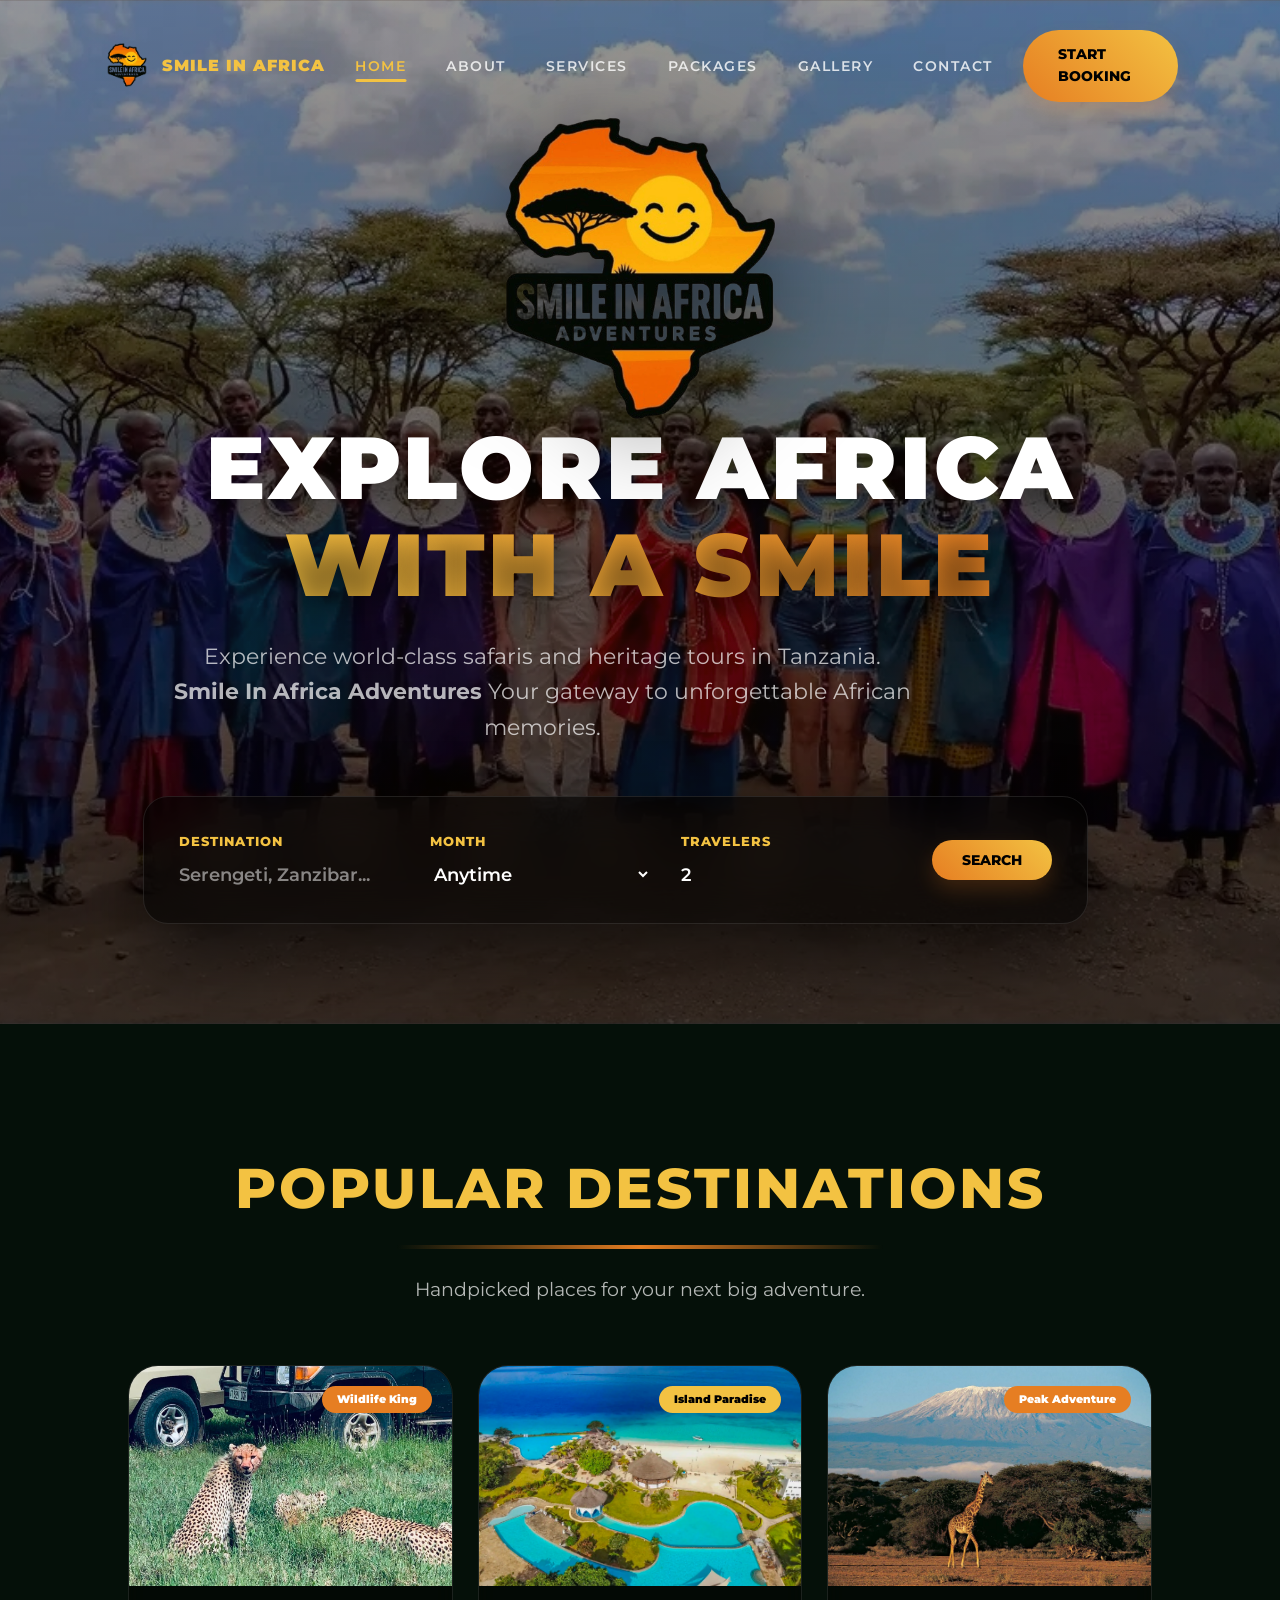
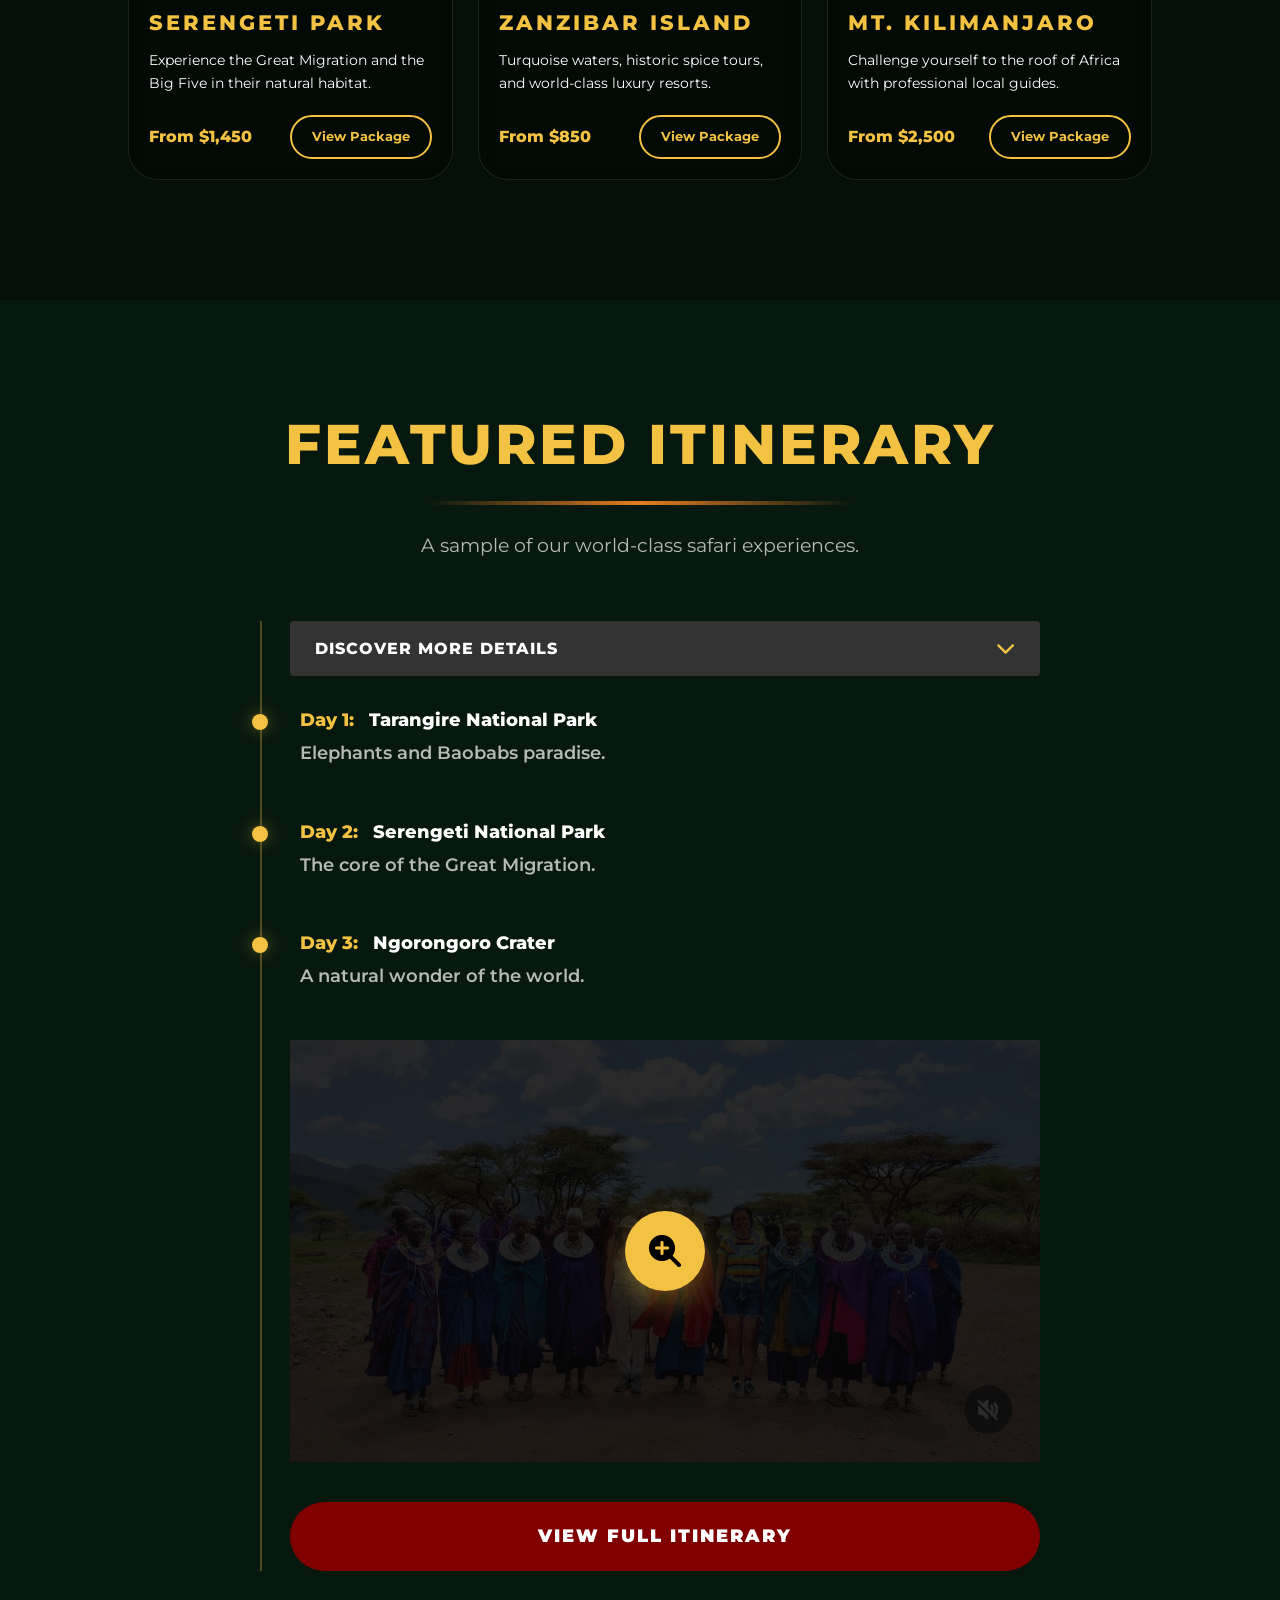
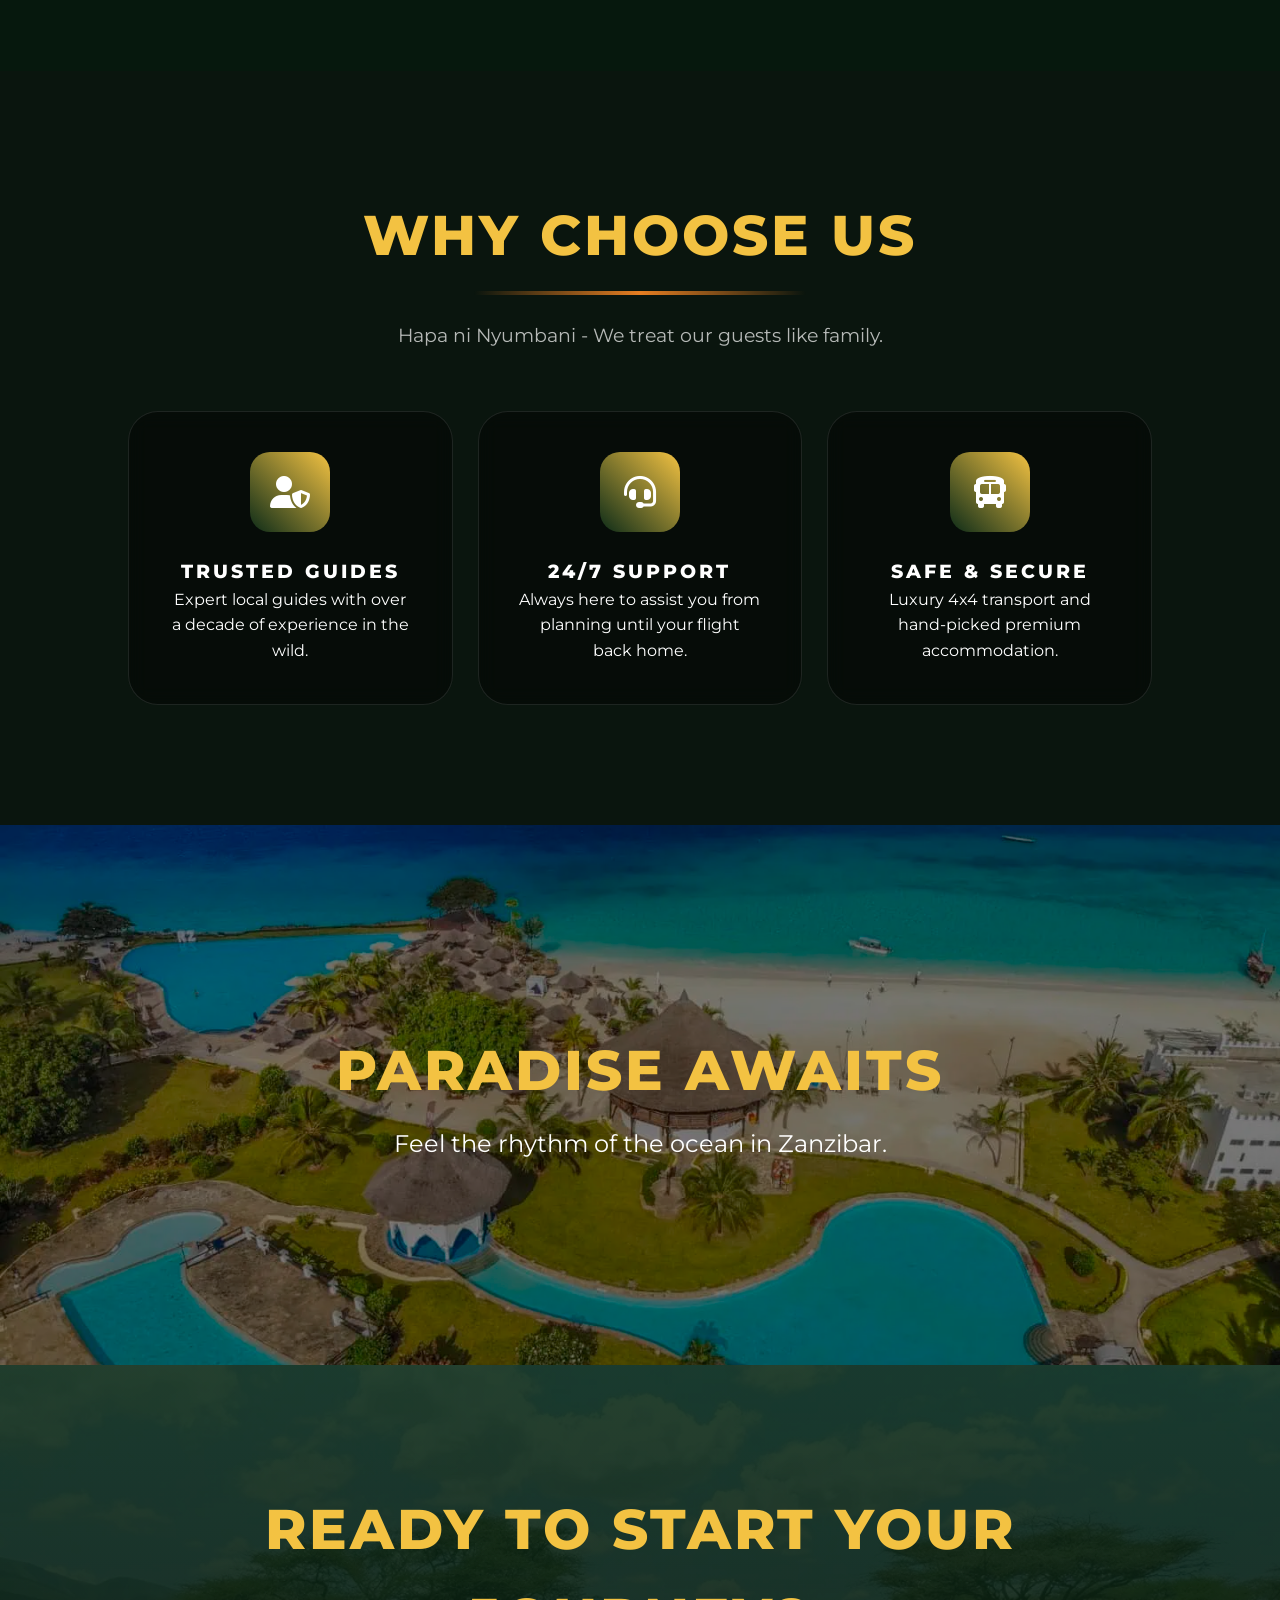
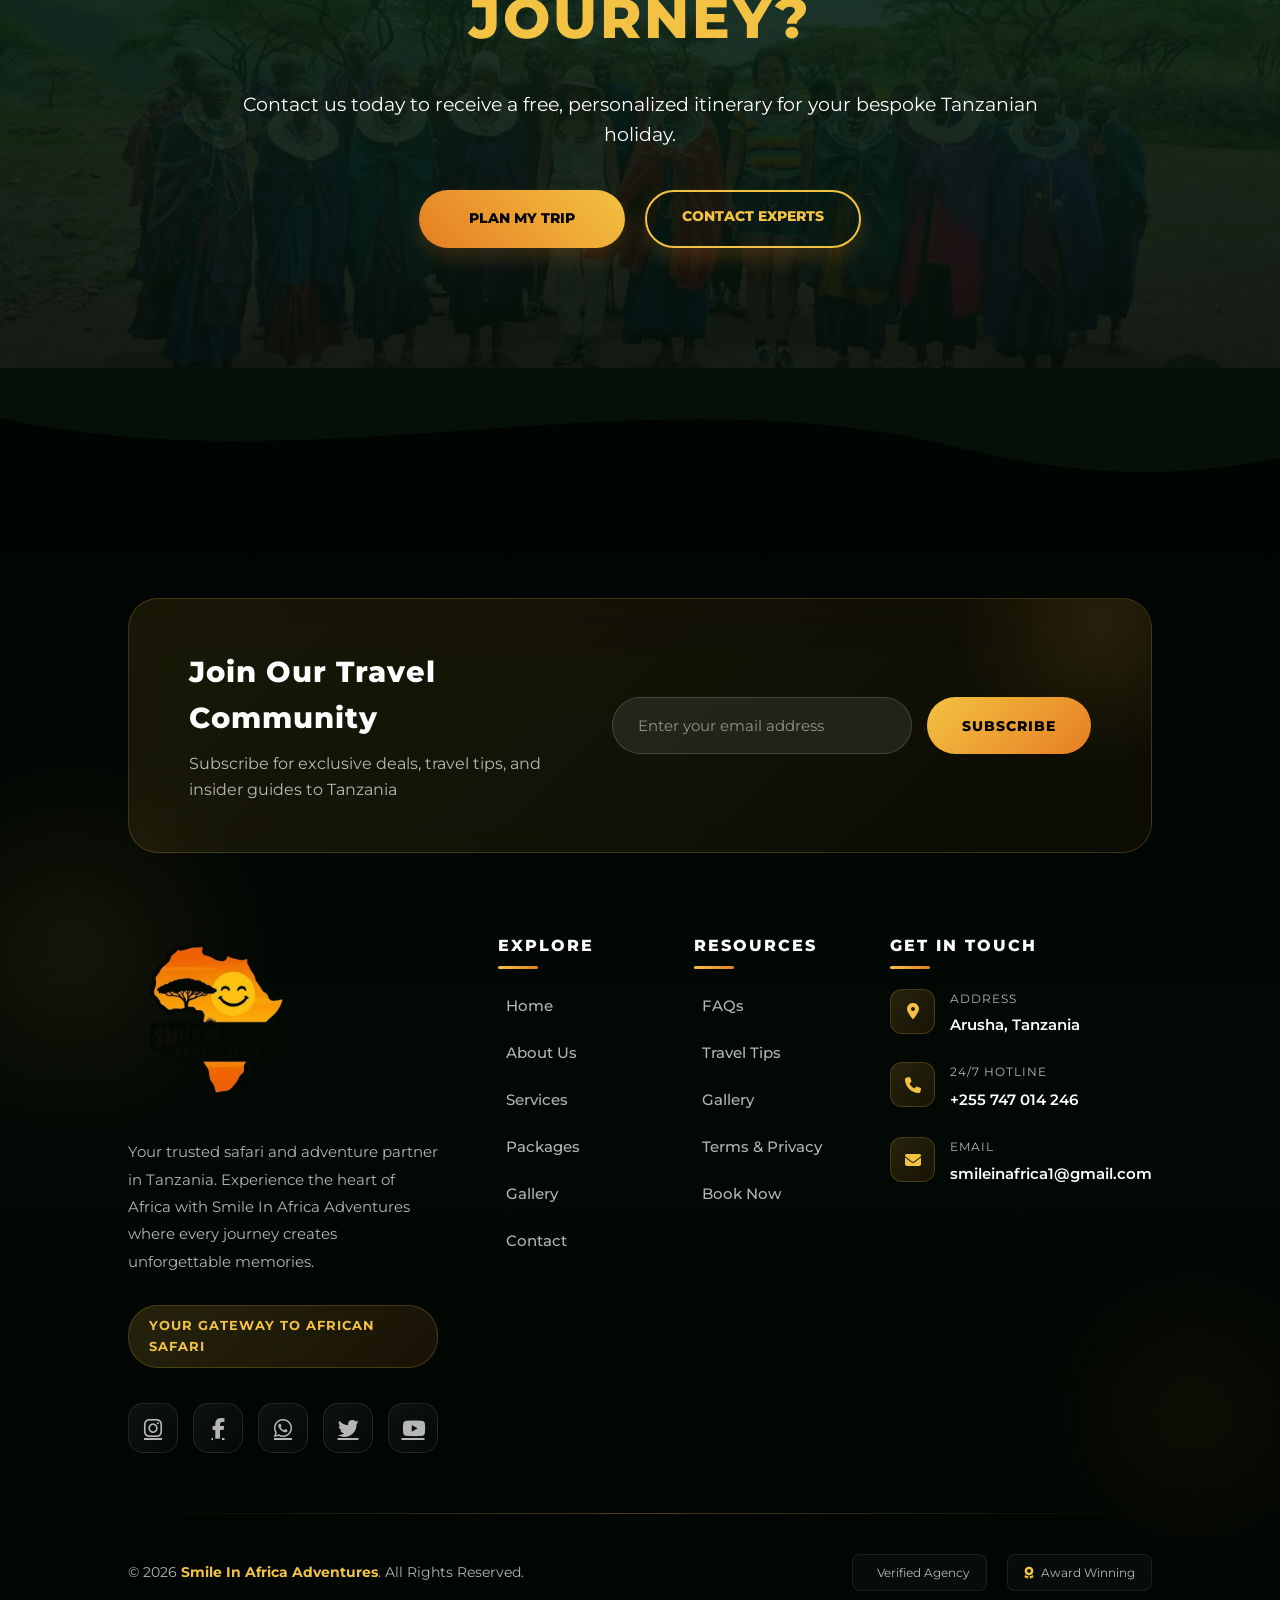
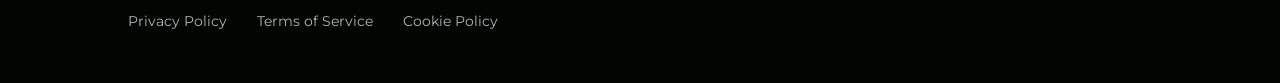
<file: index.html>
<!DOCTYPE html>
<html lang="en">

<head>
    <meta charset="UTF-8">
    <meta name="viewport" content="width=device-width, initial-scale=1.0">
    <title>Smile In Africa Adventures | Ultimate Tanzanian Safari & Heritage Tours</title>
    <!-- SEO -->
    <meta name="description"
        content="Smile In Africa Adventures - Discover the magic of Tanzania with world-class safaris, Kilimanjaro treks, and Zanzibar escapes. Trusted guides, premium 4x4s, and unforgettable memories.">
    <meta name="keywords"
        content="Tanzania Safari, Serengeti Migration, Kilimanjaro Trekking, Zanzibar Tours, Africa Adventure">
    <!-- Links -->
    <link href="https://fonts.googleapis.com/css2?family=Montserrat:wght@300;400;600;700;800;900&display=swap"
        rel="stylesheet">
    <link rel="stylesheet" href="https://cdnjs.cloudflare.com/ajax/libs/font-awesome/6.4.0/css/all.min.css">
    <link href="https://unpkg.com/aos@2.3.1/dist/aos.css" rel="stylesheet">
    <link rel="stylesheet" href="style.css">
</head>

<body>

    <!-- Professional Navigation -->
    <nav id="navbar">
        <a href="index.html" class="logo">
            <img src="logo.png" alt="Smile In Africa Adventures" class="nav-logo-img">
            <span class="logo-text">SMILE IN AFRICA</span>
        </a>
        <ul class="nav-links">
            <li><a href="index.html" class="active">Home</a></li>
            <li><a href="about.html">About</a></li>
            <li><a href="services.html">Services</a></li>
            <li><a href="packages.html">Packages</a></li>
            <li><a href="gallery.html">Gallery</a></li>
            <li><a href="contact.html">Contact</a></li>
        </ul>
        <div style="display: flex; align-items: center; gap: 20px;">
            <a href="booking.html" class="btn-cta">Start Booking</a>
            <div class="mobile-toggle"><i class="fas fa-bars"></i></div>
        </div>
    </nav>

    <!-- 1. Hero Section -->
    <header class="hero" style="background-image: url('Screenshot_20260408_201101_Instagram.jpg.jpeg');">
        <div class="hero-overlay"></div>

        <!-- Oversized Hero Logo -->
        <div class="hero-logo-container" data-aos="zoom-in">
            <img src="logo.png" alt="Smile In Africa Adventures" class="hero-logo">
        </div>

        <div data-aos="fade-up" data-aos-delay="300" style="max-width: 1000px; position: relative; z-index: 2;">
            <h1>Explore Africa <br><span class="gradient-text">With a Smile</span></h1>
            <p>Experience world-class safaris and heritage tours in Tanzania. <br><strong>Smile In Africa
                    Adventures</strong>
                Your gateway to unforgettable African memories.</p>

            <!-- Trip Chooser -->
            <div class="hero-search" data-aos="zoom-in" data-aos-delay="400">
                <div class="search-item">
                    <label>Destination</label>
                    <input type="text" placeholder="Serengeti, Zanzibar..." class="search-input">
                </div>
                <div class="search-item">
                    <label>Month</label>
                    <select class="search-input" style="background:transparent; border:none; color:white;">
                        <option value="">Anytime</option>
                        <option value="June">June - Sept (Dry)</option>
                        <option value="Oct">Oct - Dec (Short Rains)</option>
                        <option value="Jan">Jan - Feb (Calving)</option>
                    </select>
                </div>
                <div class="search-item">
                    <label>Travelers</label>
                    <input type="number" value="2" min="1" class="search-input">
                </div>
                <div style="display: flex; align-items: center;">
                    <button class="btn-cta" style="padding: 12px 30px;">Search</button>
                </div>
            </div>
        </div>
    </header>

    <!-- 2. Popular Destinations -->
    <section class="destinations">
        <div class="section-title" data-aos="fade-up">
            <h2>Popular Destinations</h2>
            <p>Handpicked places for your next big adventure.</p>
        </div>
        <div class="grid-container">
            <div class="card" data-aos="fade-up">
                <div class="card-img">
                    <img src="Screenshot_20260408_201207_Instagram.jpg.jpeg" alt="Serengeti">
                    <span class="badge-offer">Wildlife King</span>
                </div>
                <div class="card-content">
                    <h3>Serengeti Park</h3>
                    <p>Experience the Great Migration and the Big Five in their natural habitat.</p>
                    <div style="display: flex; justify-content: space-between; align-items: center; margin-top: 20px;">
                        <span style="color: var(--secondary); font-weight: 800;">From $1,450</span>
                        <a href="packages.html" class="btn-package">View Package</a>
                    </div>
                </div>
            </div>
            <div class="card" data-aos="fade-up" data-aos-delay="100">
                <div class="card-img">
                    <img src="zanzibar beach.webp" alt="Zanzibar">
                    <span class="badge-offer" style="background:var(--secondary); color:#000;">Island Paradise</span>
                </div>
                <div class="card-content">
                    <h3>Zanzibar Island</h3>
                    <p>Turquoise waters, historic spice tours, and world-class luxury resorts.</p>
                    <div style="display: flex; justify-content: space-between; align-items: center; margin-top: 20px;">
                        <span style="color: var(--secondary); font-weight: 800;">From $850</span>
                        <a href="packages.html" class="btn-package">View Package</a>
                    </div>
                </div>
            </div>
            <div class="card" data-aos="fade-up" data-aos-delay="200">
                <div class="card-img">
                    <img src="Mount-Kilimanjaro-Tanzania.webp" alt="Kilimanjaro">
                    <span class="badge-offer">Peak Adventure</span>
                </div>
                <div class="card-content">
                    <h3>Mt. Kilimanjaro</h3>
                    <p>Challenge yourself to the roof of Africa with professional local guides.</p>
                    <div style="display: flex; justify-content: space-between; align-items: center; margin-top: 20px;">
                        <span style="color: var(--secondary); font-weight: 800;">From $2,500</span>
                        <a href="packages.html" class="btn-package">View Package</a>
                    </div>
                </div>
            </div>
        </div>
    </section>

    <!-- Featured Itinerary (New Feature from Images) -->
    <section class="itinerary-section" style="background: rgba(13, 44, 24, 0.3);">
        <div class="section-title" data-aos="fade-up">
            <h2>Featured Itinerary</h2>
            <p>A sample of our world-class safari experiences.</p>
        </div>
        <div class="itinerary-container" data-aos="fade-up">
            <div class="itinerary-dropdown">
                <span class="dropdown-text">Discover More Details</span>
                <i class="fas fa-chevron-down dropdown-icon"></i>
            </div>

            <div class="itinerary-item">
                <span class="itinerary-day-label"><span>Day 1:</span> Tarangire National Park</span>
                <p class="itinerary-title">Elephants and Baobabs paradise.</p>
            </div>

            <div class="itinerary-item">
                <span class="itinerary-day-label"><span>Day 2:</span> Serengeti National Park</span>
                <p class="itinerary-title">The core of the Great Migration.</p>
            </div>

            <div class="itinerary-item">
                <span class="itinerary-day-label"><span>Day 3:</span> Ngorongoro Crater</span>
                <p class="itinerary-title">A natural wonder of the world.</p>
            </div>

            <div class="itinerary-map">
                <img src="Screenshot_20260408_201101_Instagram.jpg.jpeg" alt="Adventure Map"
                    style="mix-blend-mode: multiply; opacity: 0.9;">
                <div class="map-zoom-icon">
                    <i class="fas fa-search-plus"></i>
                </div>
            </div>

            <a href="packages.html" class="btn-request-trip" style="margin-top: 40px;">View Full Itinerary</a>
        </div>
    </section>

    <!-- 3. Why Choose Us -->
    <section class="why-us" style="background: rgba(255,255,255,0.02);">
        <div class="section-title" data-aos="fade-up">
            <h2>Why Choose Us</h2>
            <p>Hapa ni Nyumbani - We treat our guests like family.</p>
        </div>
        <div class="grid-container">
            <div class="card" data-aos="zoom-in" style="text-align: center; padding: 40px;">
                <div class="service-icon-box" style="margin: 0 auto 25px;"><i class="fas fa-user-shield"></i></div>
                <h3>Trusted Guides</h3>
                <p>Expert local guides with over a decade of experience in the wild.</p>
            </div>
            <div class="card" data-aos="zoom-in" data-aos-delay="100" style="text-align: center; padding: 40px;">
                <div class="service-icon-box" style="margin: 0 auto 25px;"><i class="fas fa-headset"></i></div>
                <h3>24/7 Support</h3>
                <p>Always here to assist you from planning until your flight back home.</p>
            </div>
            <div class="card" data-aos="zoom-in" data-aos-delay="200" style="text-align: center; padding: 40px;">
                <div class="service-icon-box" style="margin: 0 auto 25px;"><i class="fas fa-bus"></i></div>
                <h3>Safe & Secure</h3>
                <p>Luxury 4x4 transport and hand-picked premium accommodation.</p>
            </div>
        </div>
    </section>

    <!-- 4. Cinematic Zanzibar -->
    <section class="cinematic-section"
        style="padding: 0; min-height: 60vh; position: relative; overflow: hidden; display: flex; align-items: center; justify-content: center; background-image: url('zanzibar beach.webp'); background-size: cover; background-position: center;">
        <div class="hero-overlay" style="background: rgba(0,0,0,0.5);"></div>
        <div style="position: relative; z-index: 2; text-align: center;" data-aos="zoom-in">
            <h2 style="font-size: 3.5rem; color: var(--secondary); margin-bottom: 10px;">Paradise Awaits</h2>
            <p style="font-size: 1.5rem; color: white;">Feel the rhythm of the ocean in Zanzibar.</p>
        </div>
    </section>

    <!-- 5. CTA Section -->
    <section class="cta-section"
        style="background-image: linear-gradient(rgba(13, 44, 24, 0.9), rgba(5, 16, 9, 0.9)), url('Screenshot_20260408_201101_Instagram.jpg.jpeg'); background-size: cover; text-align: center; padding: 120px 10%;">
        <div data-aos="zoom-in">
            <h2 style="font-size: clamp(2rem, 5vw, 3.5rem); color: var(--secondary); margin-bottom: 25px;">Ready to
                Start Your Journey?</h2>
            <p
                style="margin-bottom: 40px; color: white; font-size: 1.2rem; max-width: 800px; margin-left: auto; margin-right: auto;">
                Contact us today to receive a free, personalized itinerary for your bespoke Tanzanian holiday.</p>
            <div style="display: flex; justify-content: center; gap: 20px; flex-wrap: wrap;">
                <a href="booking.html" class="btn-cta" style="padding: 18px 50px;">Plan My Trip</a>
                <a href="contact.html" class="btn-cta"
                    style="background: transparent; border: 2px solid var(--secondary); color: var(--secondary) !important;">Contact
                    Experts</a>
            </div>
        </div>
    </section>

    <!-- Premium Footer -->
    <div class="footer-wave">
        <svg viewBox="0 0 1440 150" preserveAspectRatio="none">
            <path class="wave-path" d="M0,50 C360,120 720,0 1080,80 C1260,120 1380,100 1440,90 L1440,150 L0,150 Z">
            </path>
        </svg>
    </div>
    <footer>
        <div class="footer-content">
            <!-- Newsletter CTA Section -->
            <div class="footer-cta" data-aos="fade-up">
                <div class="footer-cta-text">
                    <h3>Join Our Travel Community</h3>
                    <p>Subscribe for exclusive deals, travel tips, and insider guides to Tanzania</p>
                </div>
                <div class="footer-newsletter">
                    <input type="email" placeholder="Enter your email address">
                    <button type="button">Subscribe</button>
                </div>
            </div>

            <!-- Footer Grid -->
            <div class="footer-grid">
                <!-- Brand Column -->
                <div class="footer-brand">
                    <div class="logo">
                        <img src="logo.png" alt="Smile In Africa Adventures" class="footer-logo-img">
                    </div>
                    <p>Your trusted safari and adventure partner in Tanzania. Experience the heart of Africa with Smile
                        In Africa Adventures where every journey creates unforgettable memories.</p>
                    <span class="footer-tagline"> Your Gateway to African Safari</span>
                    <div class="social-links">
                        <a href="#" class="instagram" aria-label="Instagram"><i class="fab fa-instagram"></i></a>
                        <a href="#" class="facebook" aria-label="Facebook"><i class="fab fa-facebook-f"></i></a>
                        <a href="#" class="whatsapp" aria-label="WhatsApp"><i class="fab fa-whatsapp"></i></a>
                        <a href="#" class="twitter" aria-label="Twitter"><i class="fab fa-twitter"></i></a>
                        <a href="#" class="youtube" aria-label="YouTube"><i class="fab fa-youtube"></i></a>
                    </div>
                </div>

                <!-- Quick Links -->
                <div class="footer-col">
                    <h4>Explore</h4>
                    <ul class="footer-links">
                        <li><a href="index.html">Home</a></li>
                        <li><a href="about.html">About Us</a></li>
                        <li><a href="services.html">Services</a></li>
                        <li><a href="packages.html">Packages</a></li>
                        <li><a href="gallery.html">Gallery</a></li>
                        <li><a href="contact.html">Contact</a></li>
                    </ul>
                </div>

                <!-- Resources -->
                <div class="footer-col">
                    <h4>Resources</h4>
                    <ul class="footer-links">
                        <li><a href="faq.html">FAQs</a></li>
                        <li><a href="#">Travel Tips</a></li>
                        <li><a href="gallery.html">Gallery</a></li>
                        <li><a href="#">Terms & Privacy</a></li>
                        <li><a href="booking.html">Book Now</a></li>
                    </ul>
                </div>

                <!-- Contact Info -->
                <div class="footer-col">
                    <h4>Get In Touch</h4>
                    <div class="footer-contact-item">
                        <div class="footer-contact-icon">
                            <i class="fas fa-location-dot"></i>
                        </div>
                        <div class="footer-contact-text">
                            <span>Address</span>
                            <p>Arusha, Tanzania</p>
                        </div>
                    </div>
                    <div class="footer-contact-item">
                        <div class="footer-contact-icon">
                            <i class="fas fa-phone"></i>
                        </div>
                        <div class="footer-contact-text">
                            <span>24/7 Hotline</span>
                            <a href="tel:+255747014246">+255 747 014 246</a>
                        </div>
                    </div>
                    <div class="footer-contact-item">
                        <div class="footer-contact-icon">
                            <i class="fas fa-envelope"></i>
                        </div>
                        <div class="footer-contact-text">
                            <span>Email</span>
                            <a href="mailto:smileinafrica1@gmail.com">smileinafrica1@gmail.com</a>
                        </div>
                    </div>
                </div>
            </div>

            <!-- Footer Divider -->
            <div class="footer-divider"></div>

            <!-- Footer Bottom -->
            <div class="footer-bottom">
                <p class="footer-copyright">
                    &copy; 2026 <span>Smile In Africa Adventures</span>. All Rights Reserved.
                </p>
                <div class="footer-badges">
                    <div class="footer-badge">
                        <i class="fas fa-shield-check"></i>
                        Verified Agency
                    </div>
                    <div class="footer-badge">
                        <i class="fas fa-award"></i>
                        Award Winning
                    </div>
                </div>
                <div class="footer-bottom-links">
                    <a href="#">Privacy Policy</a>
                    <a href="#">Terms of Service</a>
                    <a href="#">Cookie Policy</a>
                </div>
            </div>
        </div>
    </footer>

    <!-- Back to Top -->
    <div id="scroll-top"><i class="fas fa-chevron-up"></i></div>

    <!-- Scripts -->
    <script src="https://unpkg.com/aos@2.3.1/dist/aos.js"></script>
    <script src="script.js"></script>
</body>

</html>
</file>
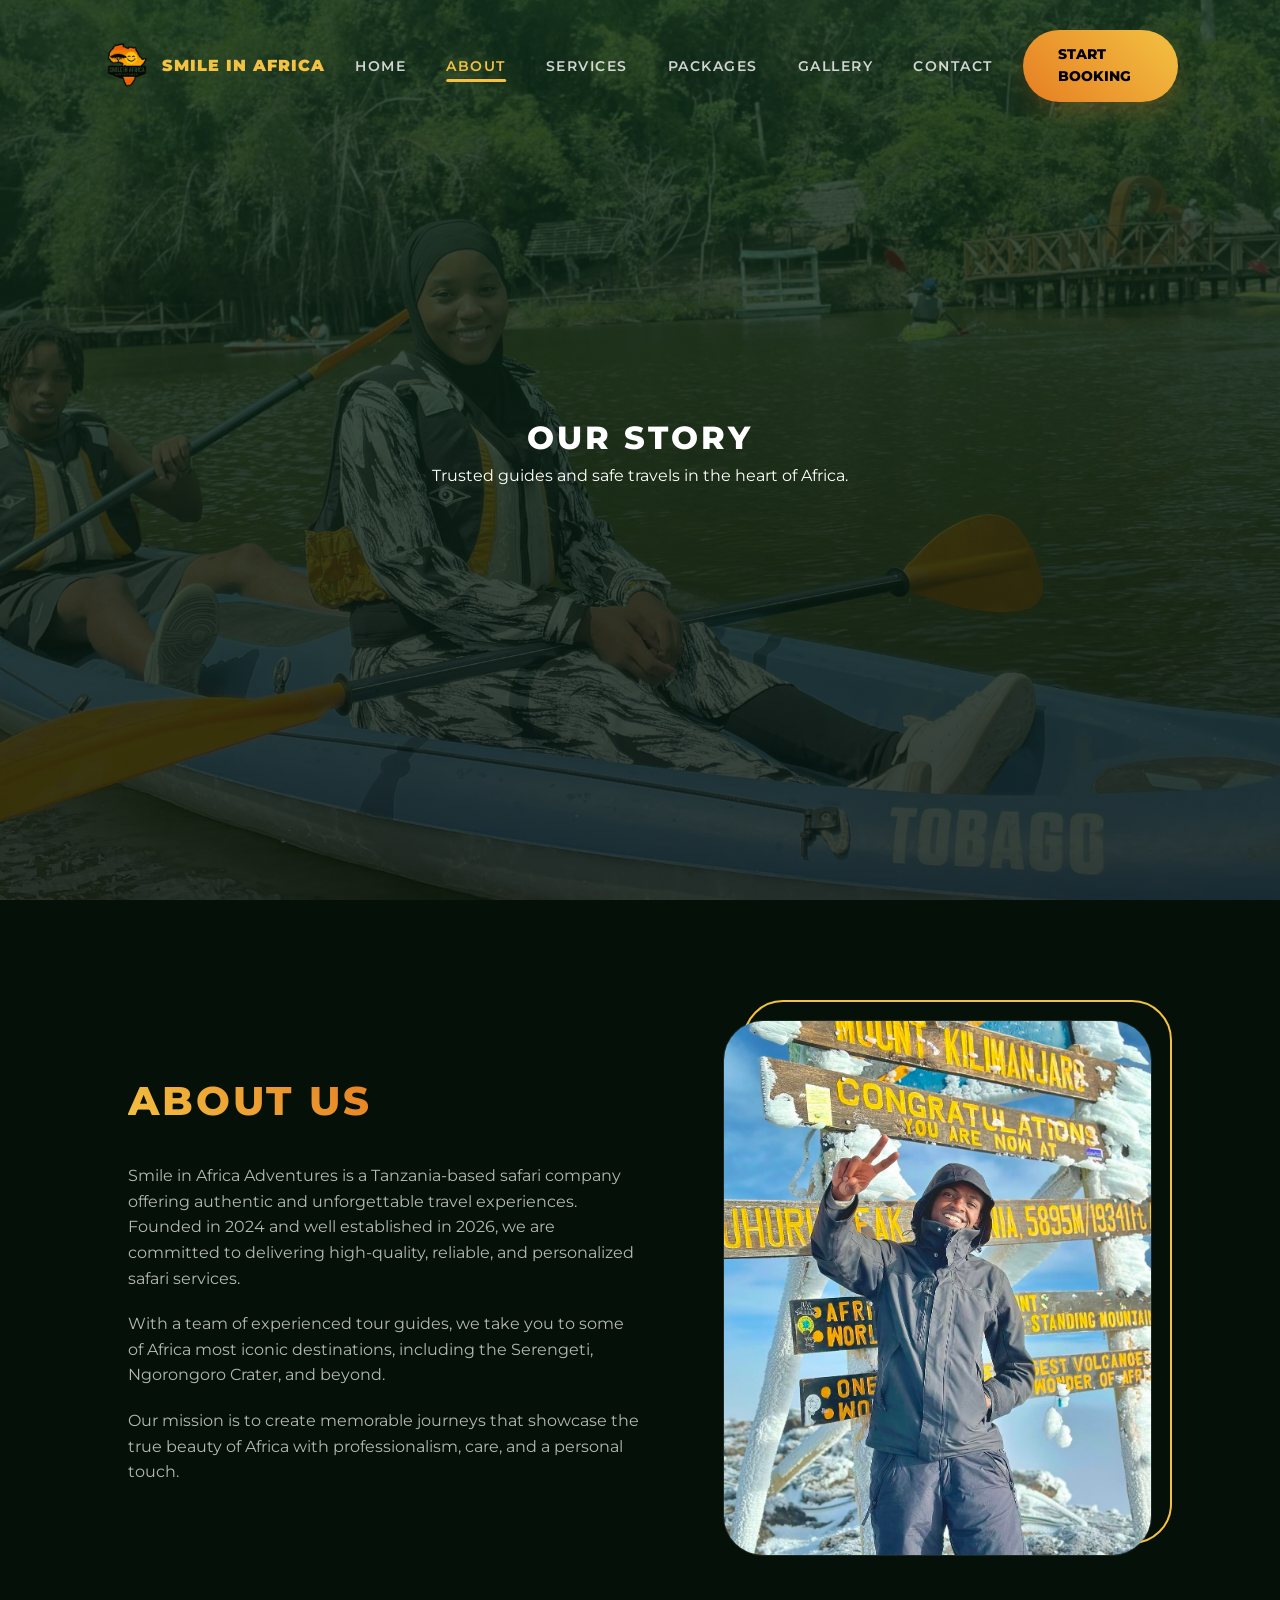
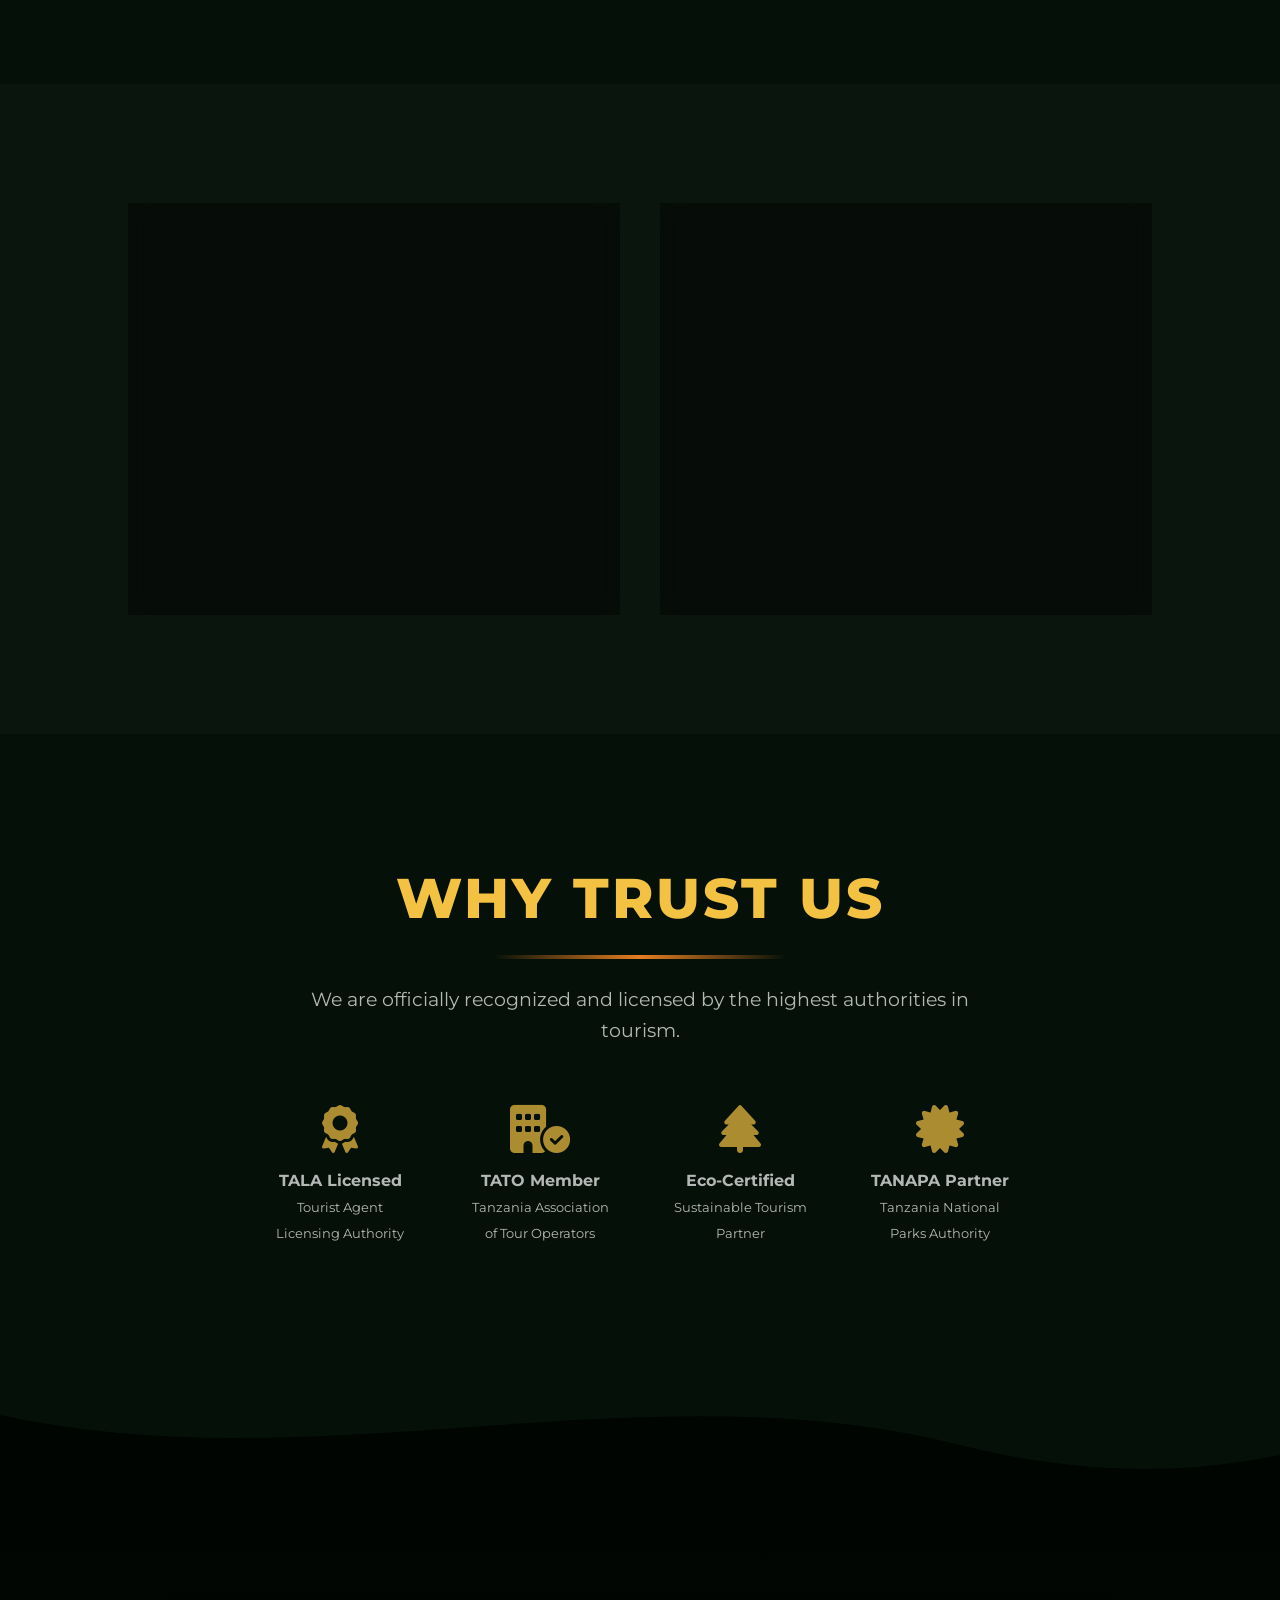
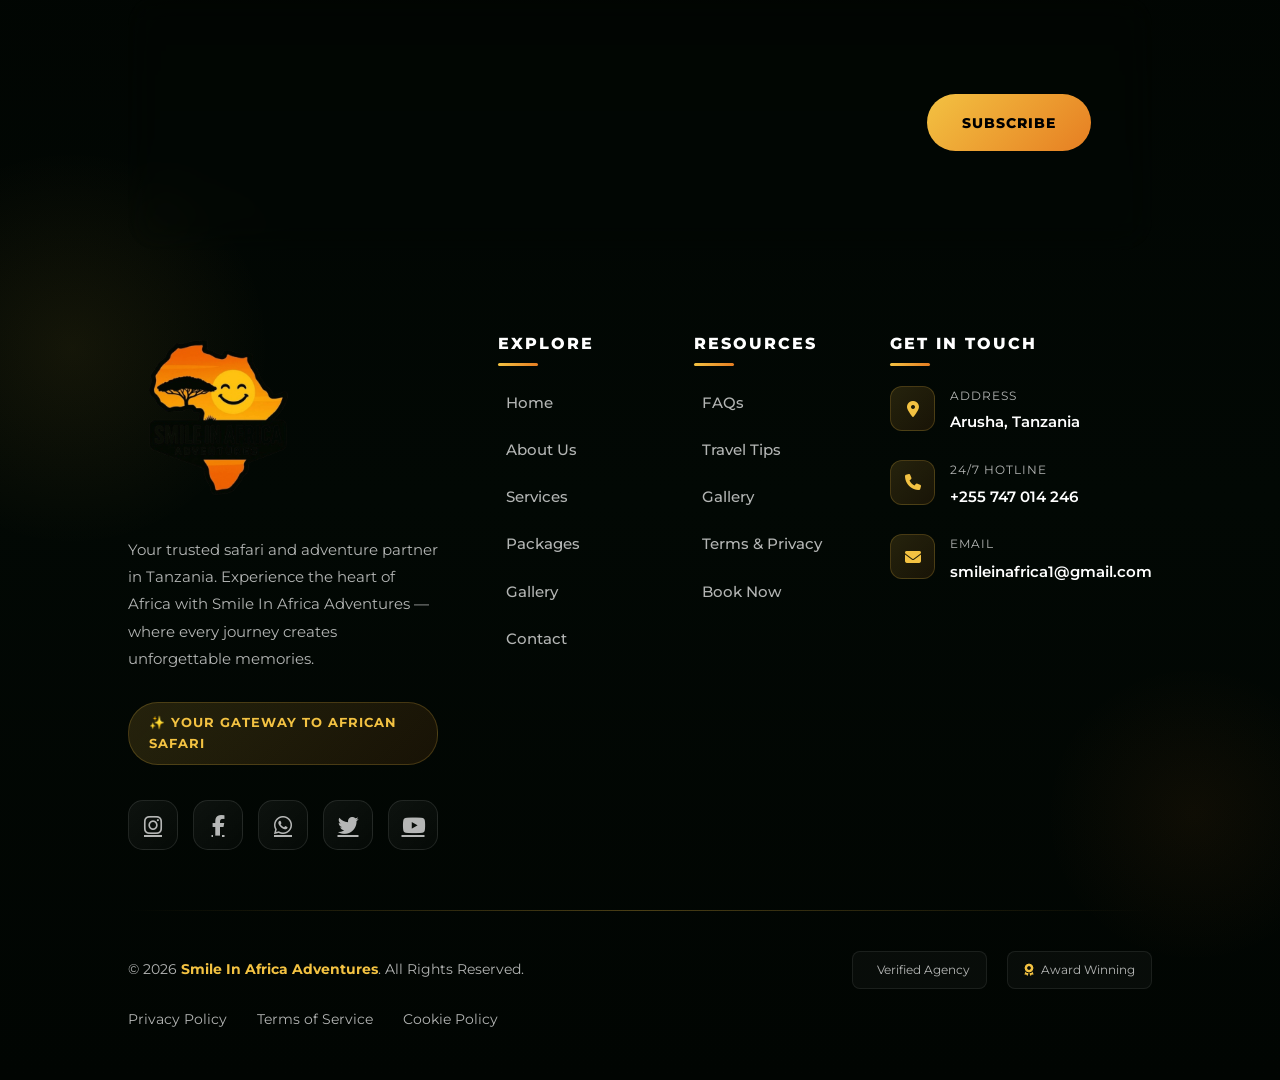
<file: about.html>
﻿<!DOCTYPE html>
<html lang="en">

<head>
    <meta charset="UTF-8">
    <meta name="viewport" content="width=device-width, initial-scale=1.0">
    <title>Our Story | Smile In Africa Adventures - 14+ Years of Excellence</title>
    <meta name="description"
        content="Learn about Smile In Africa Adventures. Founded in 2010, we are a leading boutique travel agency in Tanzania, specialized in luxury safaris and eco-conscious tourism.">
    <link href="https://fonts.googleapis.com/css2?family=Montserrat:wght@300;400;600;700;800;900&display=swap"
        rel="stylesheet">
    <link rel="stylesheet" href="https://cdnjs.cloudflare.com/ajax/libs/font-awesome/6.4.0/css/all.min.css">
    <link href="https://unpkg.com/aos@2.3.1/dist/aos.css" rel="stylesheet">
    <link rel="stylesheet" href="style.css">
</head>

<body>

    <nav id="navbar" class="sticky">
        <a href="index.html" class="logo">
            <img src="logo.png" alt="Smile In Africa Adventures" class="nav-logo-img">
            <span class="logo-text">SMILE IN AFRICA</span>
        </a>
        <ul class="nav-links">
            <li><a href="index.html">Home</a></li>
            <li><a href="about.html" class="active">About</a></li>
            <li><a href="services.html">Services</a></li>
            <li><a href="packages.html">Packages</a></li>
            <li><a href="gallery.html">Gallery</a></li>
            <li><a href="contact.html">Contact</a></li>
        </ul>
        <div style="display: flex; align-items: center; gap: 20px;">
            <a href="booking.html" class="btn-cta">Start Booking</a>
            <div class="mobile-toggle"><i class="fas fa-bars"></i></div>
        </div>
    </nav>

    <header class="subpage-hero"
        style="background-image: linear-gradient(rgba(13, 44, 24, 0.8), rgba(5,16,9,0.8)), url('2026_02_13_04_07_IMG_7559.JPG');">
        <h1 data-aos="fade-down">Our Story</h1>
        <p data-aos="fade-up">Trusted guides and safe travels in the heart of Africa.</p>
    </header>

    <!-- 1. Company Story -->
    <section>
        <div class="grid-container"
            style="display: grid; grid-template-columns: 1.2fr 1fr; align-items: center; gap: 80px;">
            <div data-aos="fade-right">
                <h2 class="gradient-text" style="font-size: 2.5rem; margin-bottom: 30px;">About Us</h2>
                <p style="margin-bottom: 20px; color: var(--text-dim);">Smile in Africa Adventures is a Tanzania-based
                    safari company offering authentic and unforgettable travel experiences. Founded in 2024 and well
                    established in 2026, we are committed to delivering high-quality, reliable, and personalized safari
                    services.</p>
                <p style="margin-bottom: 20px; color: var(--text-dim);">With a team of experienced tour guides, we take
                    you to some of Africa most iconic destinations, including the Serengeti, Ngorongoro Crater, and
                    beyond.</p>
                <p style="margin-bottom: 30px; color: var(--text-dim);">Our mission is to create memorable journeys that
                    showcase the true beauty of Africa with professionalism, care, and a personal touch.</p>
            </div>
            <div data-aos="fade-left">
                <div style="position: relative;">
                    <img src="Screenshot_20260408_200308_Instagram.jpg.jpeg" alt="About"
                        style="width: 100%; border-radius: 40px; border: 1px solid var(--glass-border); position: relative; z-index: 2;">
                    <div
                        style="position: absolute; top: -20px; right: -20px; width: 100%; height: 100%; border: 2px solid var(--secondary); border-radius: 40px; z-index: 1;">
                    </div>
                </div>
            </div>
        </div>
    </section>

    <!-- 2. Mission & Vision -->
    <section style="background: rgba(255,255,255,0.02);">
        <div class="grid-container" style="display: grid; grid-template-columns: 1fr 1fr; gap: 40px;">
            <div class="card" data-aos="fade-up" style="padding: 50px;">
                <div class="service-icon-box" style="margin: 0 0 25px;"><i class="fas fa-bullseye"></i></div>
                <h3 style="margin-bottom: 20px; color: var(--secondary);">Our Mission</h3>
                <p>To provide life-changing travel experiences while promoting sustainable tourism that preserves
                    Tanzania's natural heritage and empowers local communities. We solve the problem of generic,
                    mass-market tourism by offering curated, intimate, and deeply personal journeys.</p>
            </div>
            <div class="card" data-aos="fade-up" data-aos-delay="200" style="padding: 50px;">
                <div class="service-icon-box" style="margin: 0 0 25px;"><i class="fas fa-eye"></i></div>
                <h3 style="margin-bottom: 20px; color: var(--secondary);">Our Vision</h3>
                <p>To become the most trusted eco-conscious travel partner in East Africa, recognized globally for our
                    commitment to authenticity, guest safety, and community-led conservation efforts.</p>
            </div>
        </div>
    </section>

    <!-- 3. Why Trust Us (Partnerships & Certs) -->
    <section>
        <div class="section-title" data-aos="fade-up">
            <h2>Why Trust Us</h2>
            <p>We are officially recognized and licensed by the highest authorities in tourism.</p>
        </div>
        <div class="cert-grid" data-aos="zoom-in">
            <div class="cert-item">
                <i class="fas fa-award"></i>
                <p style="font-weight: 700;">TALA Licensed</p>
                <small>Tourist Agent Licensing Authority</small>
            </div>
            <div class="cert-item">
                <i class="fas fa-building-circle-check"></i>
                <p style="font-weight: 700;">TATO Member</p>
                <small>Tanzania Association of Tour Operators</small>
            </div>
            <div class="cert-item">
                <i class="fas fa-tree"></i>
                <p style="font-weight: 700;">Eco-Certified</p>
                <small>Sustainable Tourism Partner</small>
            </div>
            <div class="cert-item">
                <i class="fas fa-certificate"></i>
                <p style="font-weight: 700;">TANAPA Partner</p>
                <small>Tanzania National Parks Authority</small>
            </div>
        </div>
    </section>

    <!-- Premium Footer -->
    <div class="footer-wave">
        <svg viewBox="0 0 1440 150" preserveAspectRatio="none">
            <path class="wave-path" d="M0,50 C360,120 720,0 1080,80 C1260,120 1380,100 1440,90 L1440,150 L0,150 Z">
            </path>
        </svg>
    </div>
    <footer>
        <div class="footer-content">
            <!-- Newsletter CTA Section -->
            <div class="footer-cta" data-aos="fade-up">
                <div class="footer-cta-text">
                    <h3>🌍 Join Our Travel Community</h3>
                    <p>Subscribe for exclusive deals, travel tips, and insider guides to Tanzania</p>
                </div>
                <div class="footer-newsletter">
                    <input type="email" placeholder="Enter your email address">
                    <button type="button">Subscribe</button>
                </div>
            </div>

            <!-- Footer Grid -->
            <div class="footer-grid">
                <!-- Brand Column -->
                <div class="footer-brand">
                    <div class="logo">
                        <img src="logo.png" alt="Smile In Africa Adventures" class="footer-logo-img">
                    </div>
                    <p>Your trusted safari and adventure partner in Tanzania. Experience the heart of Africa with Smile
                        In Africa Adventures — where every journey creates unforgettable memories.</p>
                    <span class="footer-tagline">✨ Your Gateway to African Safari</span>
                    <div class="social-links">
                        <a href="#" class="instagram" aria-label="Instagram"><i class="fab fa-instagram"></i></a>
                        <a href="#" class="facebook" aria-label="Facebook"><i class="fab fa-facebook-f"></i></a>
                        <a href="#" class="whatsapp" aria-label="WhatsApp"><i class="fab fa-whatsapp"></i></a>
                        <a href="#" class="twitter" aria-label="Twitter"><i class="fab fa-twitter"></i></a>
                        <a href="#" class="youtube" aria-label="YouTube"><i class="fab fa-youtube"></i></a>
                    </div>
                </div>

                <!-- Quick Links -->
                <div class="footer-col">
                    <h4>Explore</h4>
                    <ul class="footer-links">
                        <li><a href="index.html">Home</a></li>
                        <li><a href="about.html">About Us</a></li>
                        <li><a href="services.html">Services</a></li>
                        <li><a href="packages.html">Packages</a></li>
                        <li><a href="gallery.html">Gallery</a></li>
                        <li><a href="contact.html">Contact</a></li>
                    </ul>
                </div>

                <!-- Resources -->
                <div class="footer-col">
                    <h4>Resources</h4>
                    <ul class="footer-links">
                        <li><a href="faq.html">FAQs</a></li>
                        <li><a href="#">Travel Tips</a></li>
                        <li><a href="gallery.html">Gallery</a></li>
                        <li><a href="#">Terms & Privacy</a></li>
                        <li><a href="booking.html">Book Now</a></li>
                    </ul>
                </div>

                <!-- Contact Info -->
                <div class="footer-col">
                    <h4>Get In Touch</h4>
                    <div class="footer-contact-item">
                        <div class="footer-contact-icon">
                            <i class="fas fa-location-dot"></i>
                        </div>
                        <div class="footer-contact-text">
                            <span>Address</span>
                            <p>Arusha, Tanzania</p>
                        </div>
                    </div>
                    <div class="footer-contact-item">
                        <div class="footer-contact-icon">
                            <i class="fas fa-phone"></i>
                        </div>
                        <div class="footer-contact-text">
                            <span>24/7 Hotline</span>
                            <a href="tel:+255747014246">+255 747 014 246</a>
                        </div>
                    </div>
                    <div class="footer-contact-item">
                        <div class="footer-contact-icon">
                            <i class="fas fa-envelope"></i>
                        </div>
                        <div class="footer-contact-text">
                            <span>Email</span>
                            <a href="mailto:smileinafrica1@gmail.com">smileinafrica1@gmail.com</a>
                        </div>
                    </div>
                </div>
            </div>

            <!-- Footer Divider -->
            <div class="footer-divider"></div>

            <!-- Footer Bottom -->
            <div class="footer-bottom">
                <p class="footer-copyright">
                    &copy; 2026 <span>Smile In Africa Adventures</span>. All Rights Reserved.
                </p>
                <div class="footer-badges">
                    <div class="footer-badge">
                        <i class="fas fa-shield-check"></i>
                        Verified Agency
                    </div>
                    <div class="footer-badge">
                        <i class="fas fa-award"></i>
                        Award Winning
                    </div>
                </div>
                <div class="footer-bottom-links">
                    <a href="#">Privacy Policy</a>
                    <a href="#">Terms of Service</a>
                    <a href="#">Cookie Policy</a>
                </div>
            </div>
        </div>
    </footer>

    <div id="scroll-top"><i class="fas fa-chevron-up"></i></div>
    <script src="https://unpkg.com/aos@2.3.1/dist/aos.js"></script>
    <script src="script.js"></script>
</body>

</html>
</file>
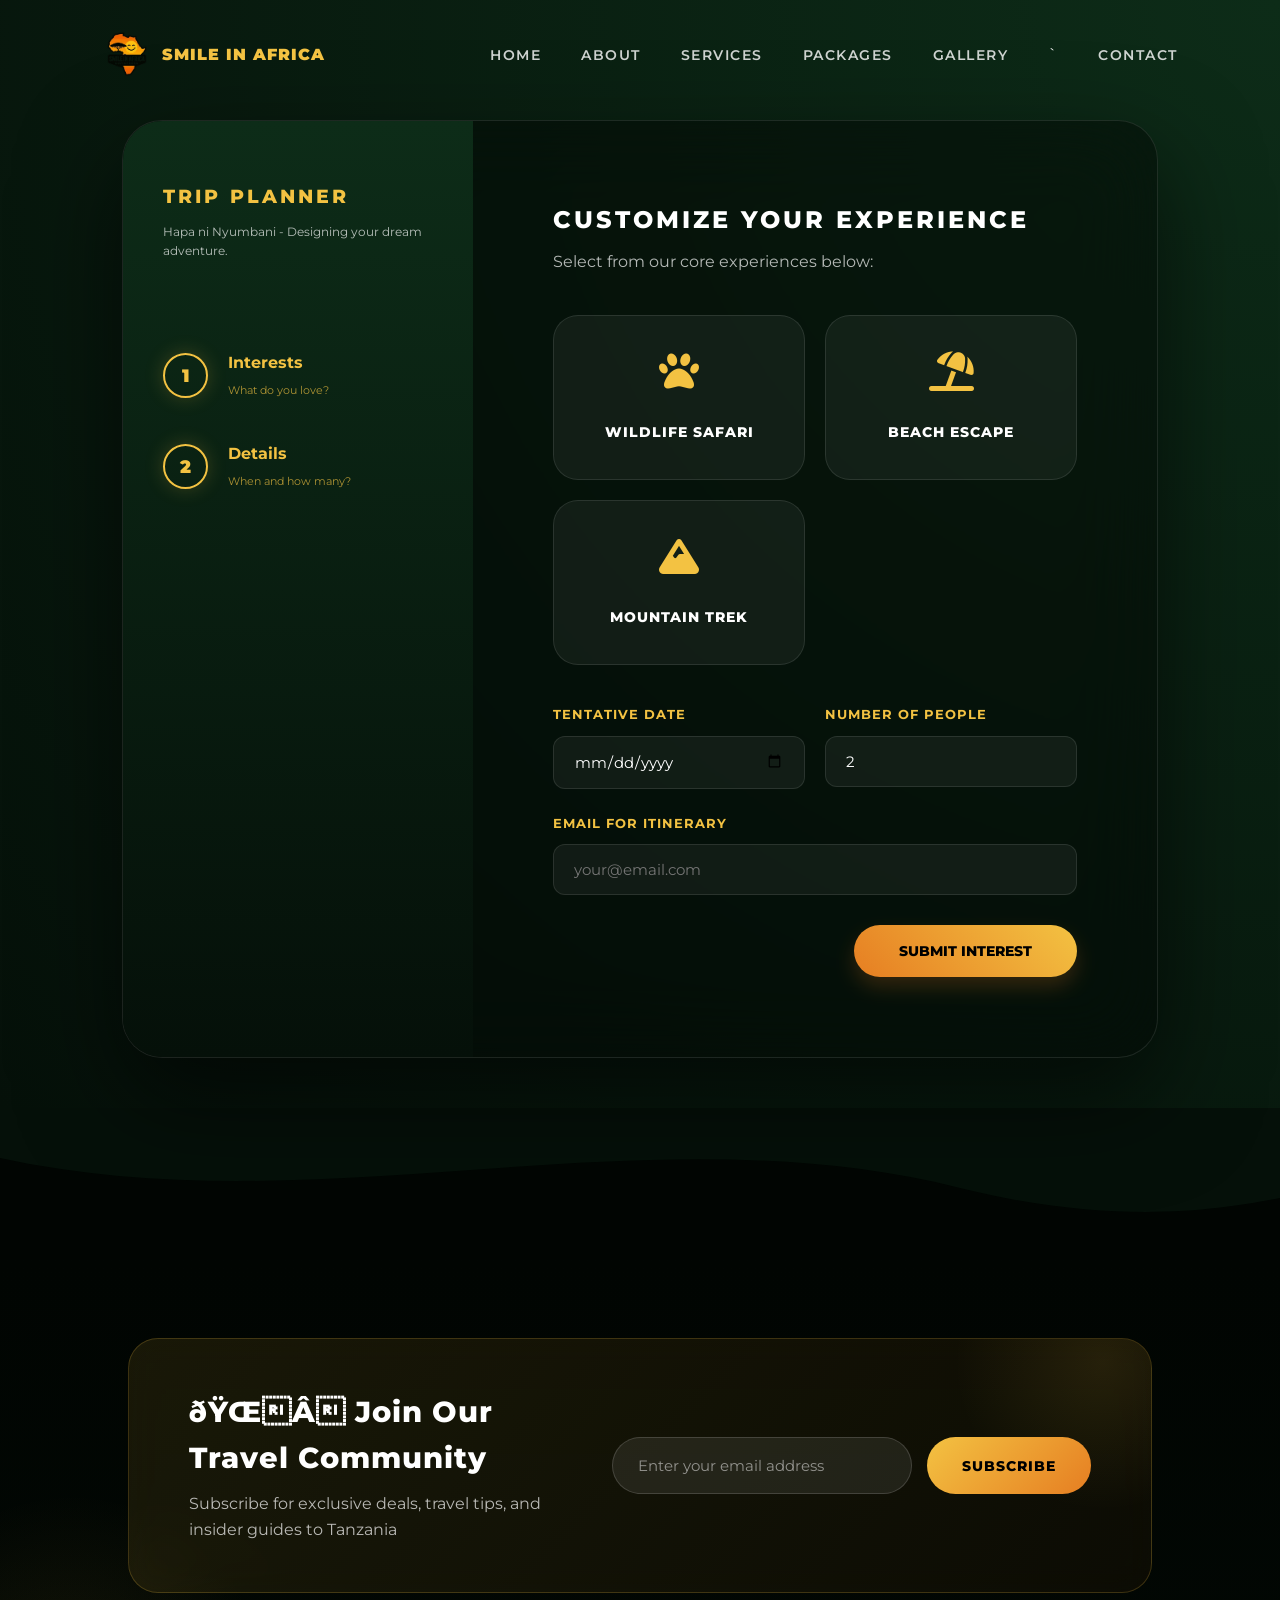
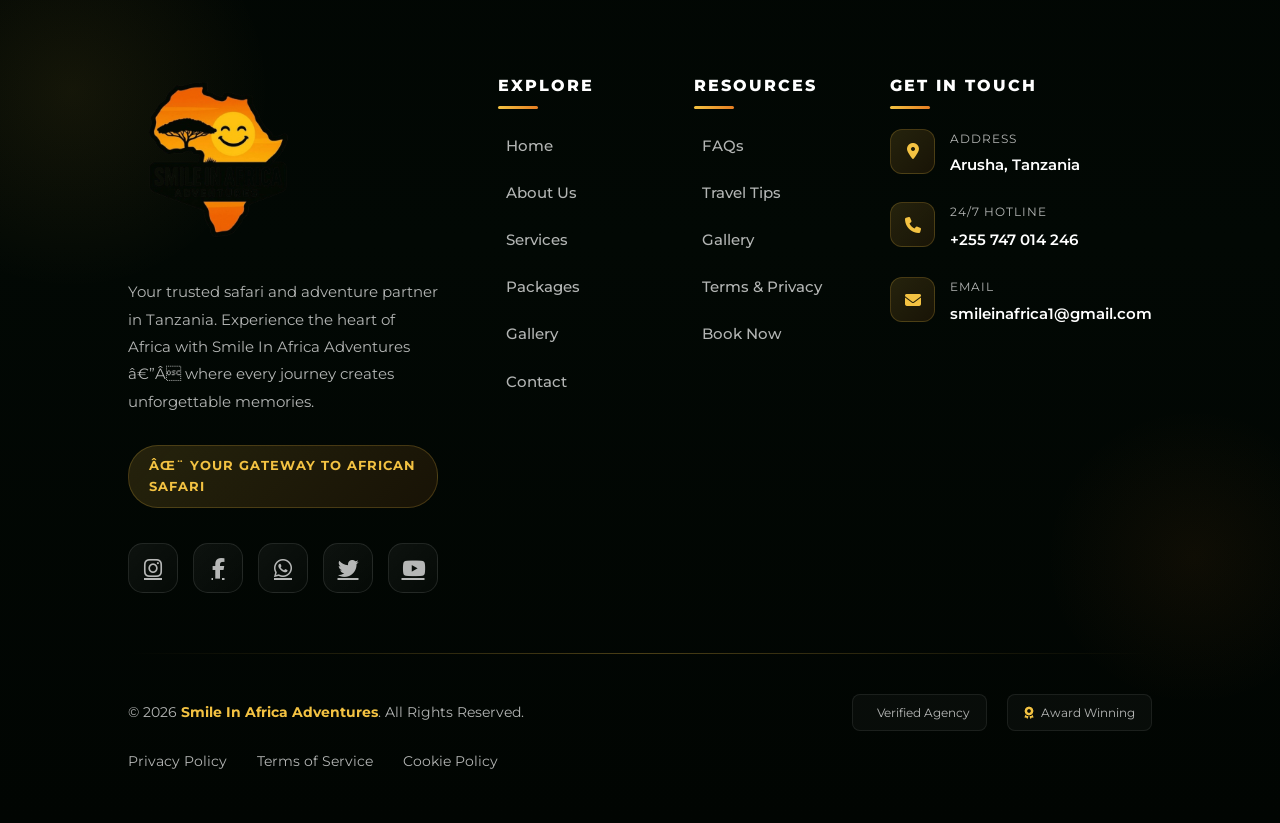
<file: booking.html>
﻿<!DOCTYPE html>
<html lang="en">

<head>
    <meta charset="UTF-8">
    <meta name="viewport" content="width=device-width, initial-scale=1.0">
    <title>Book Your Adventure | Smile In Africa Adventures</title>
    <link href="https://fonts.googleapis.com/css2?family=Montserrat:wght@300;400;600;700;800;900&display=swap"
        rel="stylesheet">
    <link rel="stylesheet" href="https://cdnjs.cloudflare.com/ajax/libs/font-awesome/6.4.0/css/all.min.css">
    <link href="https://unpkg.com/aos@2.3.1/dist/aos.css" rel="stylesheet">
    <link rel="stylesheet" href="style.css">
    <title>Plan My Trip | Smile In Africa Adventures - Bespoke Itineraries</title>
    <meta name="description"
        content="Use our interactive trip planner to design your perfect Tanzanian safari. Select your interests and receive a custom itinerary from Smile In Africa Adventures.">
</head>

<body>

    <nav id="navbar" class="sticky">
        <a href="index.html" class="logo">
            <img src="logo.png" alt="Smile In Africa Adventures" class="nav-logo-img">
            <span class="logo-text">SMILE IN AFRICA</span>
        </a>
        <ul class="nav-links">
            <li><a href="index.html">Home</a></li>
            <li><a href="about.html">About</a></li>
            <li><a href="services.html">Services</a></li>
            <li><a href="packages.html">Packages</a></li>
            <li><a href="gallery.html">Gallery</a></li>`
            <li><a href="contact.html">Contact</a></li>
        </ul>
        <div class="mobile-toggle" style="margin-left: 20px;"><i class="fas fa-bars"></i></div>
    </nav>

    <div class="page-wrap">
        <div class="booking-window" data-aos="zoom-in">
            <!-- Sidebar -->
            <div class="booking-nav">
                <div style="margin-bottom: 50px;">
                    <h3 style="color: var(--secondary); font-size: 1.2rem; margin-bottom: 10px;">Trip Planner</h3>
                    <p style="font-size: 0.75rem; color: var(--text-dim);">Hapa ni Nyumbani - Designing your dream
                        adventure.</p>
                </div>

                <div class="step-item active">
                    <div class="step-circle">1</div>
                    <div><span style="display: block; font-weight: 700;">Interests</span><small
                            style="font-size: 0.7rem; opacity: 0.7;">What do you love?</small></div>
                </div>

                <div class="step-item active">
                    <div class="step-circle">2</div>
                    <div><span style="display: block; font-weight: 700;">Details</span><small
                            style="font-size: 0.7rem; opacity: 0.7;">When and how many?</small></div>
                </div>
            </div>

            <!-- Form Body -->
            <div class="booking-body">
                <form id="bookingForm">
                    <div class="form-step active">
                        <h2 style="margin-bottom: 10px;">Customize Your Experience</h2>
                        <p style="color: var(--text-dim); margin-bottom: 40px;">Select from our core experiences below:
                        </p>

                        <div class="grid-container"
                            style="display: grid; grid-template-columns: repeat(auto-fit, minmax(180px, 1fr)); gap: 20px;">
                            <div class="choice-card" onclick="toggleSelection(this)">
                                <i class="fas fa-paw"></i>
                                <span>Wildlife Safari</span>
                            </div>
                            <div class="choice-card" onclick="toggleSelection(this)">
                                <i class="fas fa-umbrella-beach"></i>
                                <span>Beach Escape</span>
                            </div>
                            <div class="choice-card" onclick="toggleSelection(this)">
                                <i class="fas fa-mountain"></i>
                                <span>Mountain Trek</span>
                            </div>
                        </div>

                        <div style="margin-top: 40px; display: grid; grid-template-columns: 1fr 1fr; gap: 20px;">
                            <div class="input-group">
                                <label>Tentative Date</label>
                                <input type="date" class="input-field">
                            </div>
                            <div class="input-group">
                                <label>Number of People</label>
                                <input type="number" min="1" value="2" class="input-field">
                            </div>
                        </div>

                        <div class="input-group">
                            <label>Email for Itinerary</label>
                            <input type="email" class="input-field" placeholder="your@email.com" required>
                        </div>

                        <div style="margin-top: 30px; text-align: right;">
                            <button type="submit" class="btn-cta" style="padding: 18px 45px;">Submit Interest</button>
                        </div>
                    </div>
                </form>
            </div>
        </div>
    </div>

    <!-- Premium Footer -->
    <div class="footer-wave">
        <svg viewBox="0 0 1440 150" preserveAspectRatio="none">
            <path class="wave-path" d="M0,50 C360,120 720,0 1080,80 C1260,120 1380,100 1440,90 L1440,150 L0,150 Z">
            </path>
        </svg>
    </div>
    <footer>
        <div class="footer-content">
            <!-- Newsletter CTA Section -->
            <div class="footer-cta" data-aos="fade-up">
                <div class="footer-cta-text">
                    <h3>ðŸŒÂ Join Our Travel Community</h3>
                    <p>Subscribe for exclusive deals, travel tips, and insider guides to Tanzania</p>
                </div>
                <div class="footer-newsletter">
                    <input type="email" placeholder="Enter your email address">
                    <button type="button">Subscribe</button>
                </div>
            </div>

            <!-- Footer Grid -->
            <div class="footer-grid">
                <!-- Brand Column -->
                <div class="footer-brand">
                    <div class="logo">
                        <img src="logo.png" alt="Smile In Africa Adventures" class="footer-logo-img">
                    </div>
                    <p>Your trusted safari and adventure partner in Tanzania. Experience the heart of Africa with Smile
                        In Africa Adventures â€”Â where every journey creates unforgettable memories.</p>
                    <span class="footer-tagline">âœ¨ Your Gateway to African Safari</span>
                    <div class="social-links">
                        <a href="#" class="instagram" aria-label="Instagram"><i class="fab fa-instagram"></i></a>
                        <a href="#" class="facebook" aria-label="Facebook"><i class="fab fa-facebook-f"></i></a>
                        <a href="#" class="whatsapp" aria-label="WhatsApp"><i class="fab fa-whatsapp"></i></a>
                        <a href="#" class="twitter" aria-label="Twitter"><i class="fab fa-twitter"></i></a>
                        <a href="#" class="youtube" aria-label="YouTube"><i class="fab fa-youtube"></i></a>
                    </div>
                </div>

                <!-- Quick Links -->
                <div class="footer-col">
                    <h4>Explore</h4>
                    <ul class="footer-links">
                        <li><a href="index.html">Home</a></li>
                        <li><a href="about.html">About Us</a></li>
                        <li><a href="services.html">Services</a></li>
                        <li><a href="packages.html">Packages</a></li>
                        <li><a href="gallery.html">Gallery</a></li>
                        <li><a href="contact.html">Contact</a></li>
                    </ul>
                </div>

                <!-- Resources -->
                <div class="footer-col">
                    <h4>Resources</h4>
                    <ul class="footer-links">
                        <li><a href="faq.html">FAQs</a></li>
                        <li><a href="#">Travel Tips</a></li>
                        <li><a href="gallery.html">Gallery</a></li>
                        <li><a href="#">Terms & Privacy</a></li>
                        <li><a href="booking.html">Book Now</a></li>
                    </ul>
                </div>

                <!-- Contact Info -->
                <div class="footer-col">
                    <h4>Get In Touch</h4>
                    <div class="footer-contact-item">
                        <div class="footer-contact-icon">
                            <i class="fas fa-location-dot"></i>
                        </div>
                        <div class="footer-contact-text">
                            <span>Address</span>
                            <p>Arusha, Tanzania</p>
                        </div>
                    </div>
                    <div class="footer-contact-item">
                        <div class="footer-contact-icon">
                            <i class="fas fa-phone"></i>
                        </div>
                        <div class="footer-contact-text">
                            <span>24/7 Hotline</span>
                            <a href="tel:+255747014246">+255 747 014 246</a>
                        </div>
                    </div>
                    <div class="footer-contact-item">
                        <div class="footer-contact-icon">
                            <i class="fas fa-envelope"></i>
                        </div>
                        <div class="footer-contact-text">
                            <span>Email</span>
                            <a href="mailto:smileinafrica1@gmail.com">smileinafrica1@gmail.com</a>
                        </div>
                    </div>
                </div>
            </div>

            <!-- Footer Divider -->
            <div class="footer-divider"></div>

            <!-- Footer Bottom -->
            <div class="footer-bottom">
                <p class="footer-copyright">
                    &copy; 2026 <span>Smile In Africa Adventures</span>. All Rights Reserved.
                </p>
                <div class="footer-badges">
                    <div class="footer-badge">
                        <i class="fas fa-shield-check"></i>
                        Verified Agency
                    </div>
                    <div class="footer-badge">
                        <i class="fas fa-award"></i>
                        Award Winning
                    </div>
                </div>
                <div class="footer-bottom-links">
                    <a href="#">Privacy Policy</a>
                    <a href="#">Terms of Service</a>
                    <a href="#">Cookie Policy</a>
                </div>
            </div>
        </div>
    </footer>

    <div id="scroll-top"><i class="fas fa-chevron-up"></i></div>
    <script src="https://unpkg.com/aos@2.3.1/dist/aos.js"></script>
    <script src="script.js"></script>
</body>

</html>
</file>
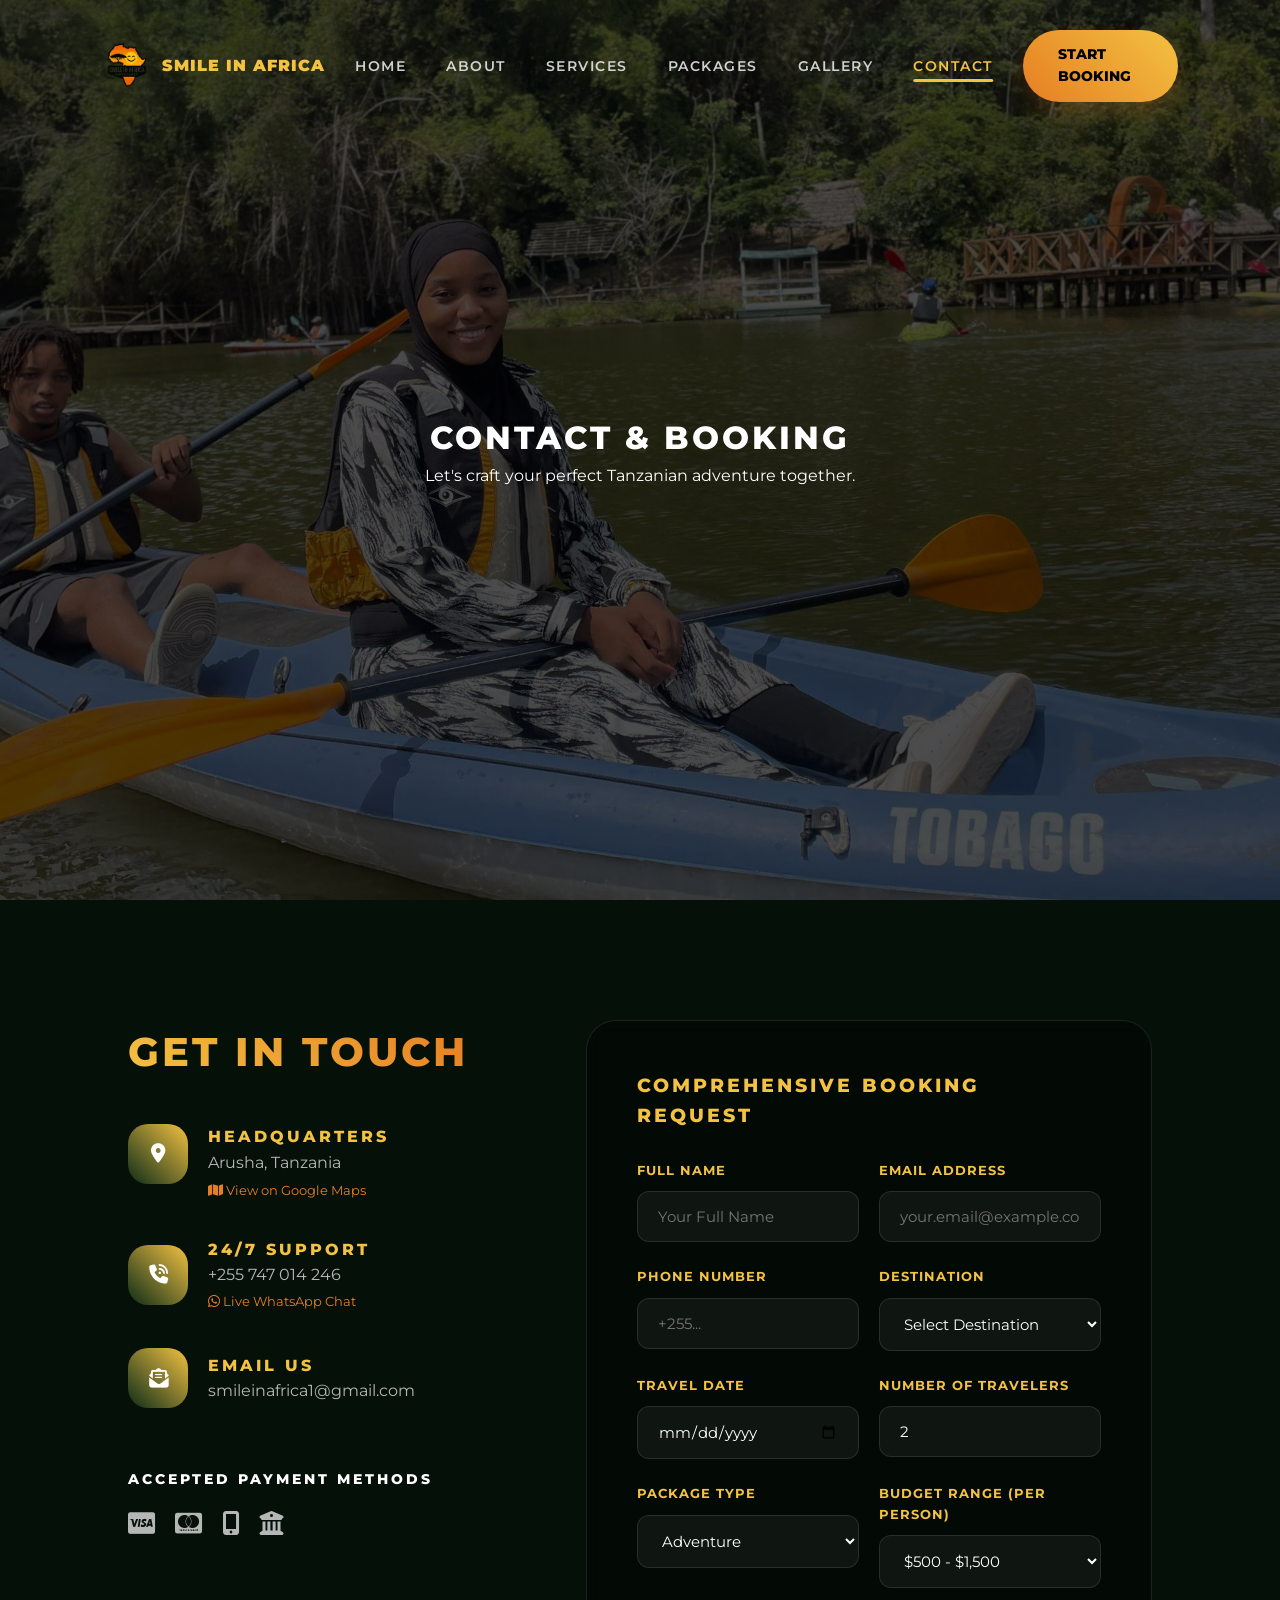
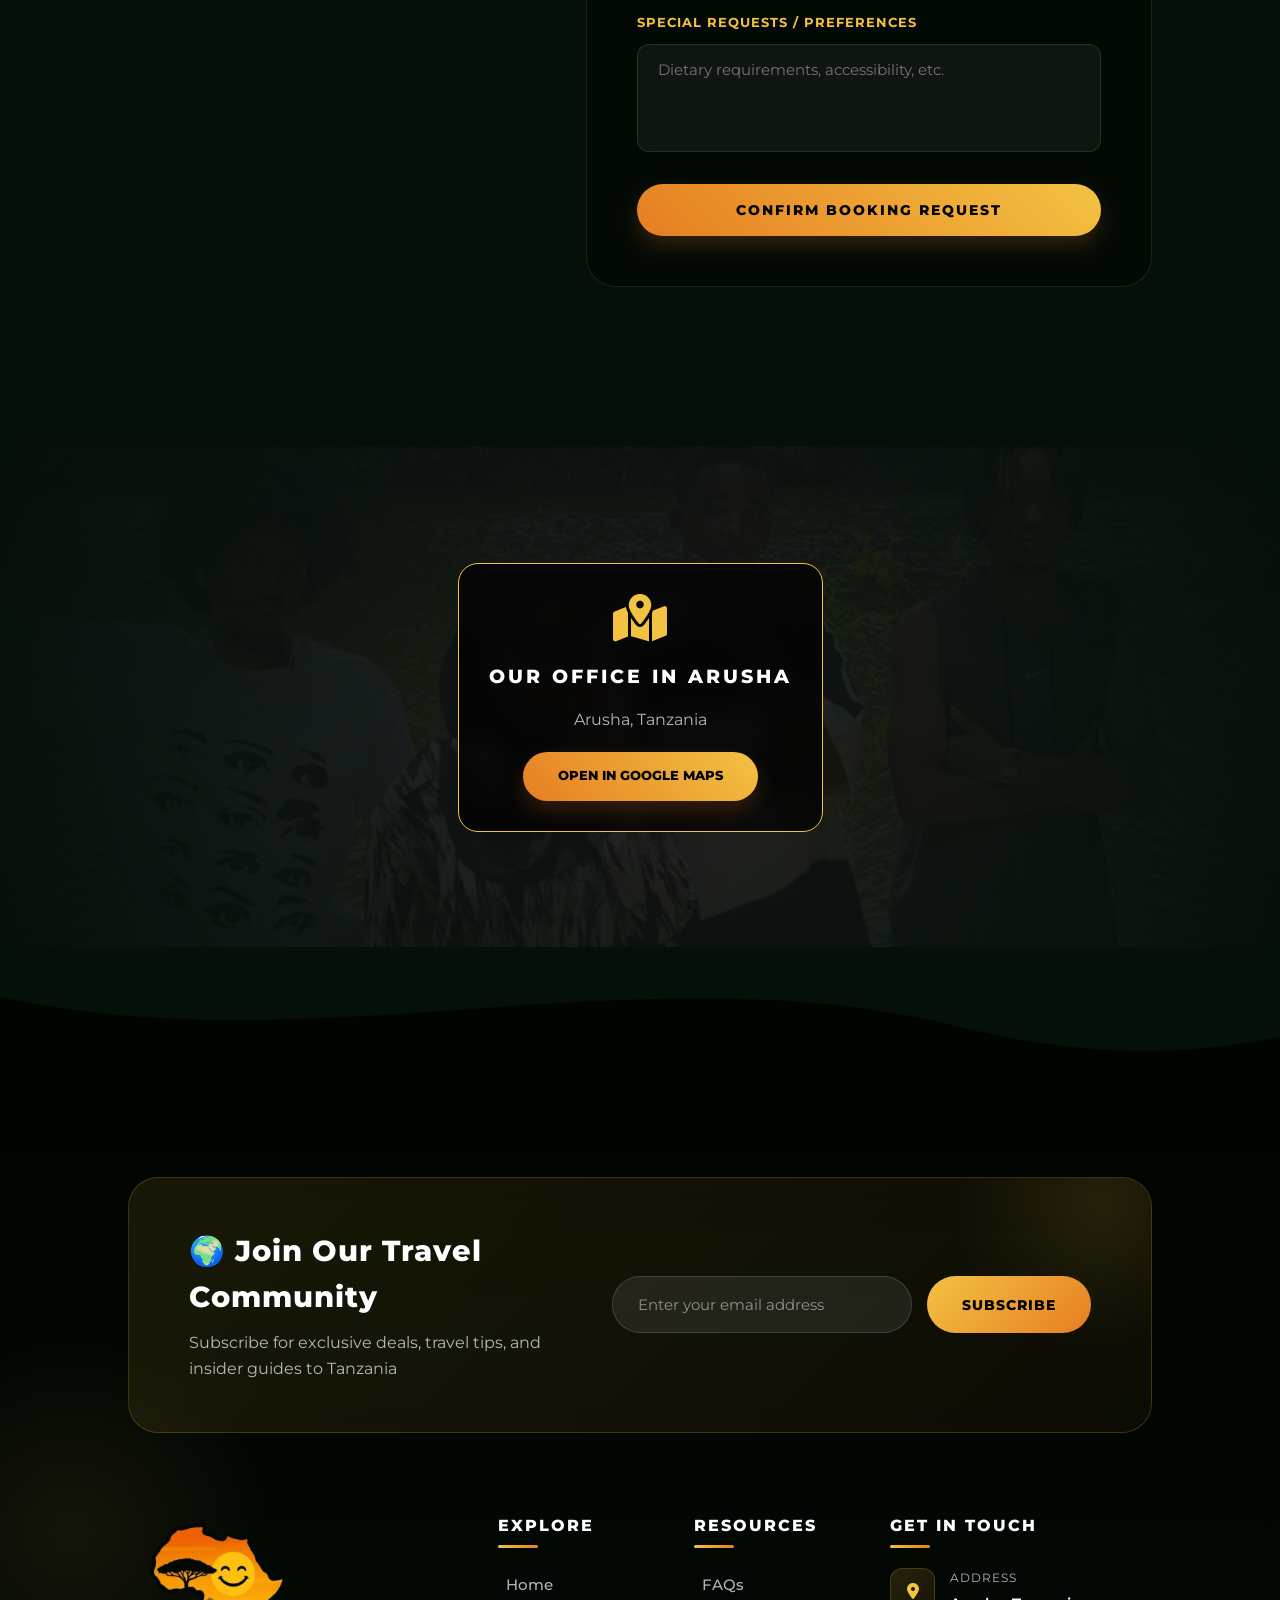
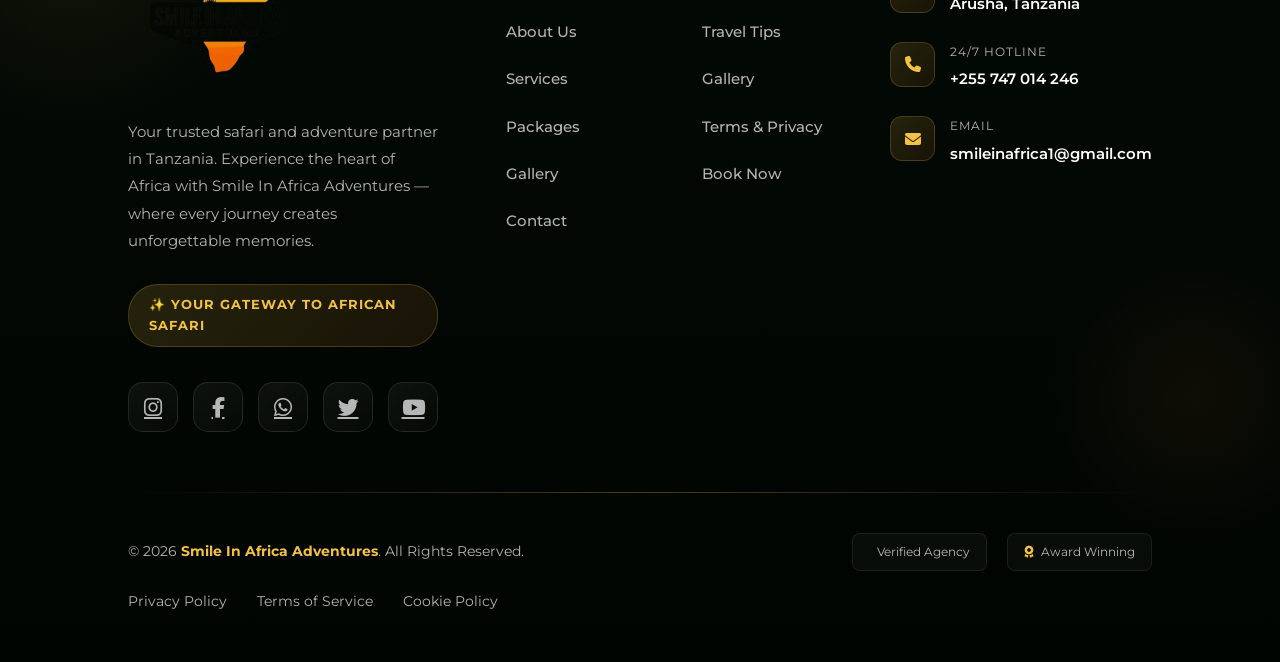
<file: contact.html>
﻿<!DOCTYPE html>
<html lang="en">

<head>
    <meta charset="UTF-8">
    <meta name="viewport" content="width=device-width, initial-scale=1.0">
    <title>Contact Us | Smile In Africa Adventures - Plan Your Trip</title>
    <meta name="description"
        content="Get in touch with Smile In Africa Adventures. We are available 24/7 for booking inquiries, safari planning, and travel support in Tanzania.">
    <link href="https://fonts.googleapis.com/css2?family=Montserrat:wght@300;400;600;700;800;900&display=swap"
        rel="stylesheet">
    <link rel="stylesheet" href="https://cdnjs.cloudflare.com/ajax/libs/font-awesome/6.4.0/css/all.min.css">
    <link href="https://unpkg.com/aos@2.3.1/dist/aos.css" rel="stylesheet">
    <link rel="stylesheet" href="style.css">
</head>

<body>

    <nav id="navbar" class="sticky">
        <a href="index.html" class="logo">
            <img src="logo.png" alt="Smile In Africa Adventures" class="nav-logo-img">
            <span class="logo-text">SMILE IN AFRICA</span>
        </a>
        <ul class="nav-links">
            <li><a href="index.html">Home</a></li>
            <li><a href="about.html">About</a></li>
            <li><a href="services.html">Services</a></li>
            <li><a href="packages.html">Packages</a></li>
            <li><a href="gallery.html">Gallery</a></li>
            <li><a href="contact.html" class="active">Contact</a></li>
        </ul>
        <div style="display: flex; align-items: center; gap: 20px;">
            <a href="booking.html" class="btn-cta">Start Booking</a>
            <div class="mobile-toggle"><i class="fas fa-bars"></i></div>
        </div>
    </nav>

    <header class="subpage-hero"
        style="background-image: linear-gradient(rgba(0,0,0,0.7), rgba(0,0,0,0.7)), url('2026_02_13_04_07_IMG_7559.JPG');">
        <h1 data-aos="fade-down">Contact & Booking</h1>
        <p data-aos="fade-up">Let's craft your perfect Tanzanian adventure together.</p>
    </header>

    <section>
        <div class="grid-container"
            style="display: grid; grid-template-columns: 1fr 1.5fr; gap: 80px; align-items: start;">

            <!-- Contact Info -->
            <div data-aos="fade-right">
                <h2 class="gradient-text" style="font-size: 2.5rem; margin-bottom: 40px;">Get In Touch</h2>

                <div style="margin-bottom: 35px; display: flex; gap: 20px; align-items: flex-start;">
                    <div class="service-icon-box"
                        style="margin:0; width:60px; height:60px; font-size:1.2rem; min-width:60px;"><i
                            class="fas fa-location-dot"></i></div>
                    <div>
                        <h4 style="color: var(--secondary); margin:0;">Headquarters</h4>
                        <p style="color: var(--text-dim);">Arusha, Tanzania</p>
                        <small style="color: var(--accent); cursor: pointer; margin-top: 5px; display: block;"><i
                                class="fas fa-map"></i> View on Google Maps</small>
                    </div>
                </div>

                <div style="margin-bottom: 35px; display: flex; gap: 20px; align-items: center;">
                    <div class="service-icon-box"
                        style="margin:0; width:60px; height:60px; font-size:1.2rem; min-width:60px;"><i
                            class="fas fa-phone-volume"></i></div>
                    <div>
                        <h4 style="color: var(--secondary); margin:0;">24/7 Support</h4>
                        <p style="color: var(--text-dim);">+255 747 014 246</p>
                        <small style="color: var(--accent);"><i class="fab fa-whatsapp"></i> Live WhatsApp Chat</small>
                    </div>
                </div>

                <div style="margin-bottom: 35px; display: flex; gap: 20px; align-items: center;">
                    <div class="service-icon-box"
                        style="margin:0; width:60px; height:60px; font-size:1.2rem; min-width:60px;"><i
                            class="fas fa-envelope-open-text"></i></div>
                    <div>
                        <h4 style="color: var(--secondary); margin:0;">Email Us</h4>
                        <p style="color: var(--text-dim);">smileinafrica1@gmail.com</p>
                    </div>
                </div>

                <!-- Payment Options -->
                <div style="margin-top: 60px;">
                    <h4 style="color: var(--text-white); margin-bottom: 20px; font-size: 0.9rem;">Accepted Payment
                        Methods</h4>
                    <div class="payment-methods">
                        <i class="fab fa-cc-visa" title="Visa"></i>
                        <i class="fab fa-cc-mastercard" title="Mastercard"></i>
                        <i class="fas fa-mobile-screen-button" title="Mobile Money"></i>
                        <i class="fas fa-building-columns" title="Bank Transfer"></i>
                    </div>
                </div>
            </div>

            <!-- Booking Form -->
            <div data-aos="fade-left" class="card" style="padding: 50px;">
                <h3 style="margin-bottom: 30px; color: var(--secondary);">Comprehensive Booking Request</h3>
                <form id="bookingForm">
                    <div style="display: grid; grid-template-columns: 1fr 1fr; gap: 20px;">
                        <div class="input-group">
                            <label>Full Name</label>
                            <input type="text" class="input-field" placeholder="Your Full Name" required>
                        </div>
                        <div class="input-group">
                            <label>Email Address</label>
                            <input type="email" class="input-field" placeholder="your.email@example.com" required>
                        </div>
                    </div>

                    <div style="display: grid; grid-template-columns: 1fr 1fr; gap: 20px;">
                        <div class="input-group">
                            <label>Phone Number</label>
                            <input type="tel" class="input-field" placeholder="+255..." required>
                        </div>
                        <div class="input-group">
                            <label>Destination</label>
                            <select class="input-field">
                                <option>Select Destination</option>
                                <option>Serengeti</option>
                                <option>Zanzibar</option>
                                <option>Kilimanjaro</option>
                                <option>Mixed Adventure</option>
                            </select>
                        </div>
                    </div>

                    <div style="display: grid; grid-template-columns: 1fr 1fr; gap: 20px;">
                        <div class="input-group">
                            <label>Travel Date</label>
                            <input type="date" class="input-field" required>
                        </div>
                        <div class="input-group">
                            <label>Number of Travelers</label>
                            <input type="number" min="1" value="2" class="input-field">
                        </div>
                    </div>

                    <div style="display: grid; grid-template-columns: 1fr 1fr; gap: 20px;">
                        <div class="input-group">
                            <label>Package Type</label>
                            <select class="input-field">
                                <option>Adventure</option>
                                <option>Honeymoon</option>
                                <option>Family</option>
                                <option>Budget / Group</option>
                            </select>
                        </div>
                        <div class="input-group">
                            <label>Budget Range (per person)</label>
                            <select class="input-field">
                                <option>$500 - $1,500</option>
                                <option>$1,500 - $3,000</option>
                                <option>$3,000+</option>
                            </select>
                        </div>
                    </div>

                    <div class="input-group">
                        <label>Special Requests / Preferences</label>
                        <textarea class="input-field" rows="4"
                            placeholder="Dietary requirements, accessibility, etc."></textarea>
                    </div>

                    <button type="submit" class="btn-cta"
                        style="width: 100%; padding: 18px; font-weight: 800; letter-spacing: 2px;">CONFIRM BOOKING
                        REQUEST</button>
                </form>
            </div>
        </div>
    </section>

    <!-- Maps Placeholder -->
    <section style="padding: 0;">
        <div class="itinerary-map" style="height: 500px; max-width: 100%; border-radius: 0;">
            <img src="2026_02_13_04_07_IMG_7563.JPG"
                alt="Location Map" style="height: 100%; object-fit: cover; opacity: 0.6;">
            <div
                style="position: absolute; top: 0; left: 0; width: 100%; height: 100%; background: radial-gradient(circle, transparent, #051009); display: flex; align-items: center; justify-content: center;">
                <div
                    style="text-align: center; background: rgba(0,0,0,0.7); padding: 30px; border-radius: 20px; border: 1px solid var(--secondary); backdrop-filter: blur(10px);">
                    <i class="fas fa-map-location-dot"
                        style="font-size: 3rem; color: var(--secondary); margin-bottom: 20px; display: block;"></i>
                    <h3 style="color: white; margin-bottom: 15px;">Our Office in Arusha</h3>
                    <p style="color: var(--text-dim);">Arusha, Tanzania</p>
                    <a href="#" class="btn-cta"
                        style="margin-top: 20px; display: inline-block; font-size: 0.8rem;">Open in Google Maps</a>
                </div>
            </div>
        </div>
    </section>

    <!-- Premium Footer -->
    <div class="footer-wave">
        <svg viewBox="0 0 1440 150" preserveAspectRatio="none">
            <path class="wave-path" d="M0,50 C360,120 720,0 1080,80 C1260,120 1380,100 1440,90 L1440,150 L0,150 Z">
            </path>
        </svg>
    </div>
    <footer>
        <div class="footer-content">
            <!-- Newsletter CTA Section -->
            <div class="footer-cta" data-aos="fade-up">
                <div class="footer-cta-text">
                    <h3>🌍 Join Our Travel Community</h3>
                    <p>Subscribe for exclusive deals, travel tips, and insider guides to Tanzania</p>
                </div>
                <div class="footer-newsletter">
                    <input type="email" placeholder="Enter your email address">
                    <button type="button">Subscribe</button>
                </div>
            </div>

            <!-- Footer Grid -->
            <div class="footer-grid">
                <!-- Brand Column -->
                <div class="footer-brand">
                    <div class="logo">
                        <img src="logo.png" alt="Smile In Africa Adventures" class="footer-logo-img">
                    </div>
                    <p>Your trusted safari and adventure partner in Tanzania. Experience the heart of Africa with Smile
                        In Africa Adventures — where every journey creates unforgettable memories.</p>
                    <span class="footer-tagline">✨ Your Gateway to African Safari</span>
                    <div class="social-links">
                        <a href="#" class="instagram" aria-label="Instagram"><i class="fab fa-instagram"></i></a>
                        <a href="#" class="facebook" aria-label="Facebook"><i class="fab fa-facebook-f"></i></a>
                        <a href="#" class="whatsapp" aria-label="WhatsApp"><i class="fab fa-whatsapp"></i></a>
                        <a href="#" class="twitter" aria-label="Twitter"><i class="fab fa-twitter"></i></a>
                        <a href="#" class="youtube" aria-label="YouTube"><i class="fab fa-youtube"></i></a>
                    </div>
                </div>

                <!-- Quick Links -->
                <div class="footer-col">
                    <h4>Explore</h4>
                    <ul class="footer-links">
                        <li><a href="index.html">Home</a></li>
                        <li><a href="about.html">About Us</a></li>
                        <li><a href="services.html">Services</a></li>
                        <li><a href="packages.html">Packages</a></li>
                        <li><a href="gallery.html">Gallery</a></li>
                        <li><a href="contact.html">Contact</a></li>
                    </ul>
                </div>

                <!-- Resources -->
                <div class="footer-col">
                    <h4>Resources</h4>
                    <ul class="footer-links">
                        <li><a href="faq.html">FAQs</a></li>
                        <li><a href="#">Travel Tips</a></li>
                        <li><a href="gallery.html">Gallery</a></li>
                        <li><a href="#">Terms & Privacy</a></li>
                        <li><a href="booking.html">Book Now</a></li>
                    </ul>
                </div>

                <!-- Contact Info -->
                <div class="footer-col">
                    <h4>Get In Touch</h4>
                    <div class="footer-contact-item">
                        <div class="footer-contact-icon">
                            <i class="fas fa-location-dot"></i>
                        </div>
                        <div class="footer-contact-text">
                            <span>Address</span>
                            <p>Arusha, Tanzania</p>
                        </div>
                    </div>
                    <div class="footer-contact-item">
                        <div class="footer-contact-icon">
                            <i class="fas fa-phone"></i>
                        </div>
                        <div class="footer-contact-text">
                            <span>24/7 Hotline</span>
                            <a href="tel:+255747014246">+255 747 014 246</a>
                        </div>
                    </div>
                    <div class="footer-contact-item">
                        <div class="footer-contact-icon">
                            <i class="fas fa-envelope"></i>
                        </div>
                        <div class="footer-contact-text">
                            <span>Email</span>
                            <a href="mailto:smileinafrica1@gmail.com">smileinafrica1@gmail.com</a>
                        </div>
                    </div>
                </div>
            </div>

            <!-- Footer Divider -->
            <div class="footer-divider"></div>

            <!-- Footer Bottom -->
            <div class="footer-bottom">
                <p class="footer-copyright">
                    &copy; 2026 <span>Smile In Africa Adventures</span>. All Rights Reserved.
                </p>
                <div class="footer-badges">
                    <div class="footer-badge">
                        <i class="fas fa-shield-check"></i>
                        Verified Agency
                    </div>
                    <div class="footer-badge">
                        <i class="fas fa-award"></i>
                        Award Winning
                    </div>
                </div>
                <div class="footer-bottom-links">
                    <a href="#">Privacy Policy</a>
                    <a href="#">Terms of Service</a>
                    <a href="#">Cookie Policy</a>
                </div>
            </div>
        </div>
    </footer>

    <div id="scroll-top"><i class="fas fa-chevron-up"></i></div>
    <script src="https://unpkg.com/aos@2.3.1/dist/aos.js"></script>
    <script src="script.js"></script>
</body>

</html>
</file>
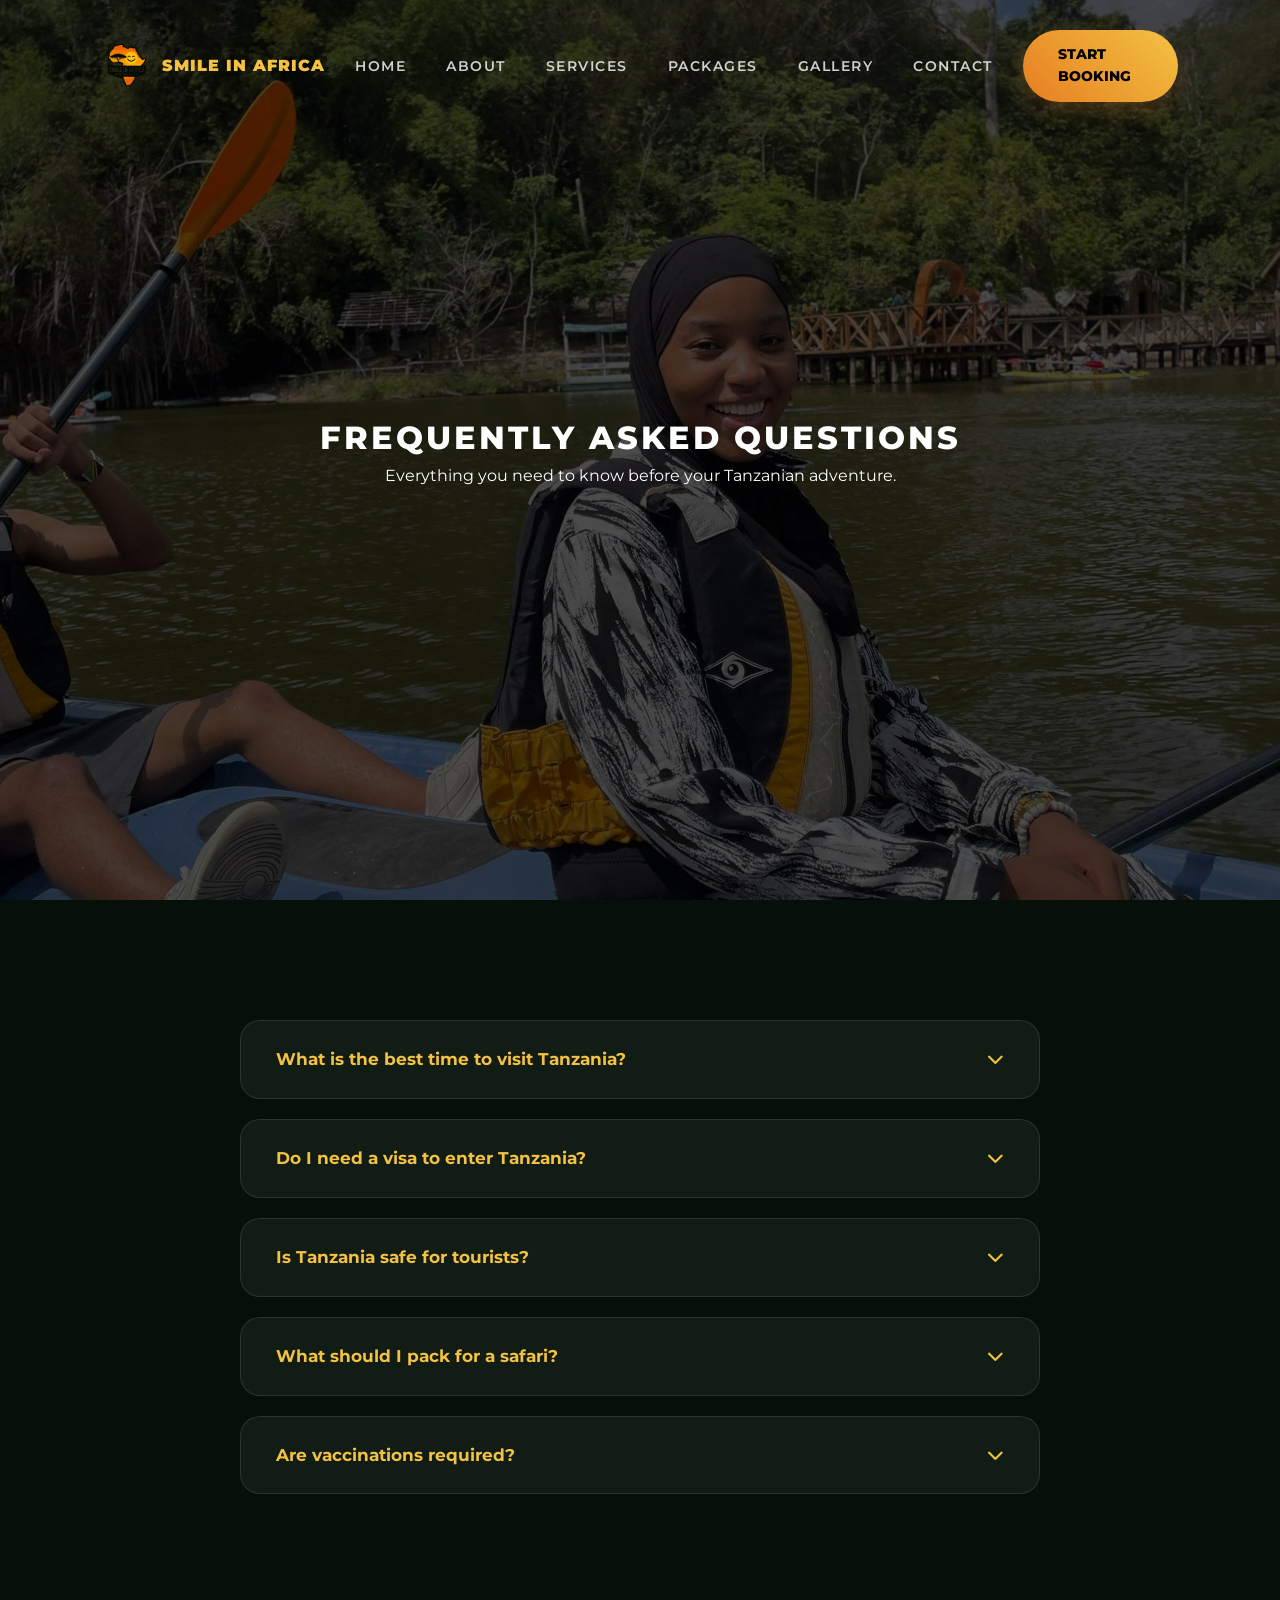
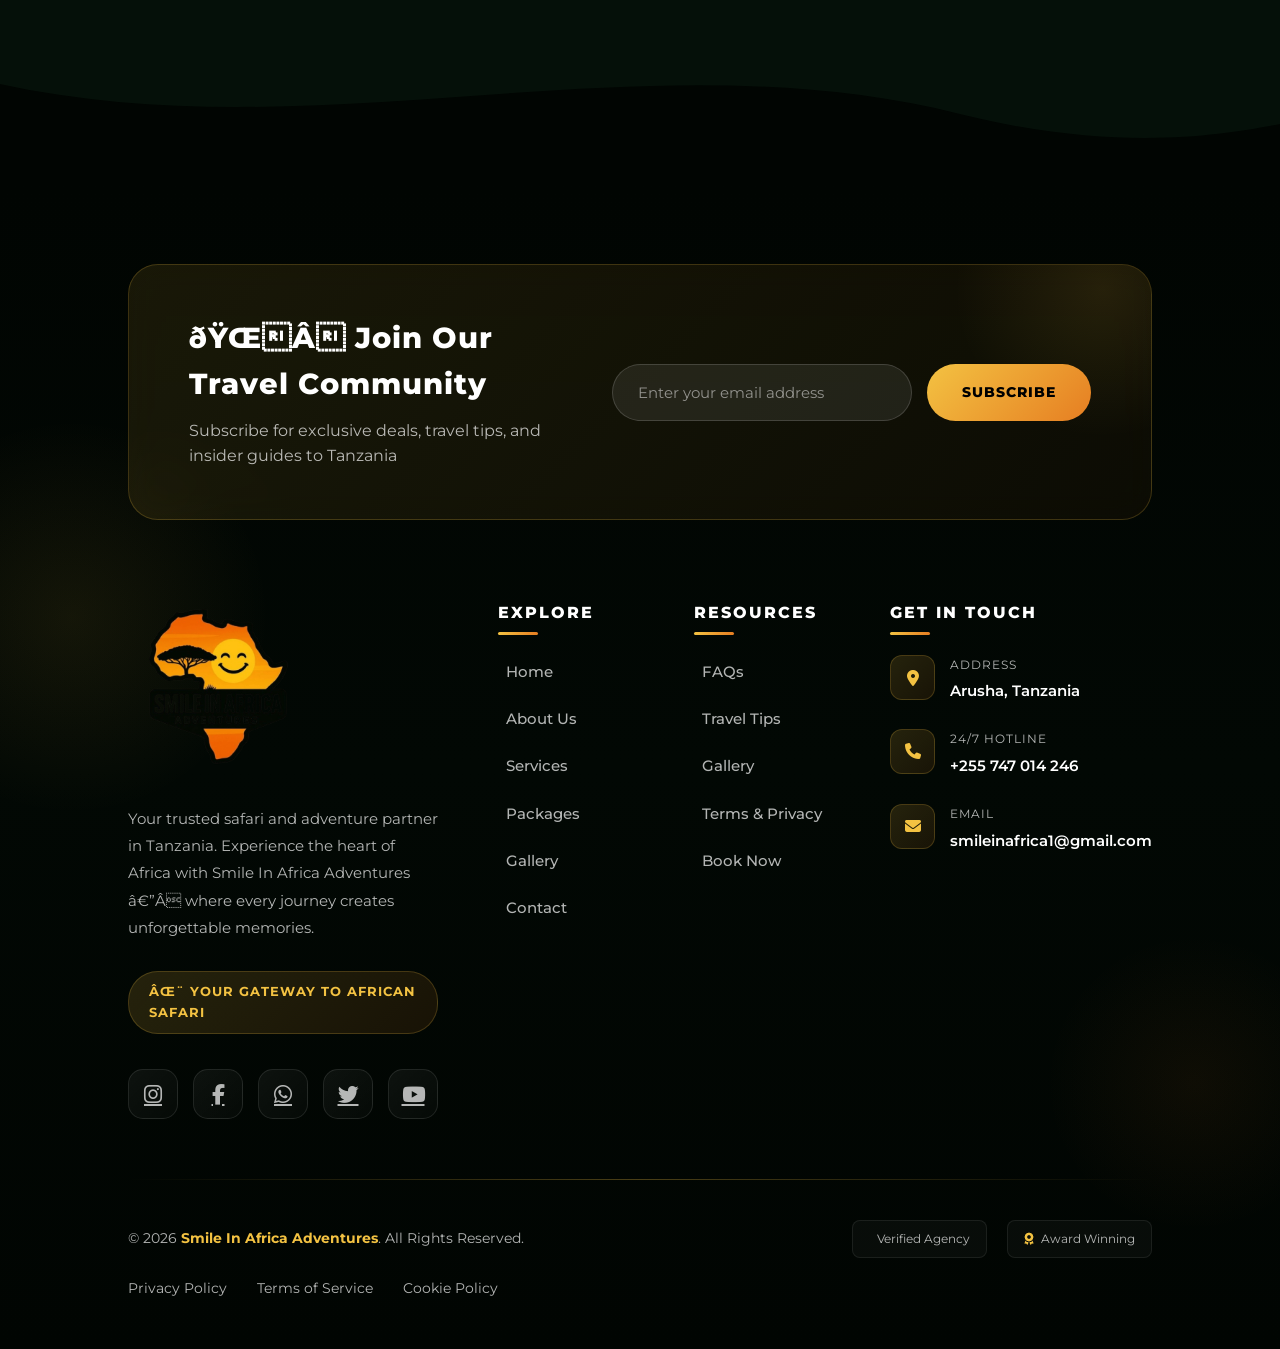
<file: faq.html>
﻿<!DOCTYPE html>
<html lang="en">

<head>
    <meta charset="UTF-8">
    <meta name="viewport" content="width=device-width, initial-scale=1.0">
    <title>FAQ | Smile In Africa Adventures</title>
    <link href="https://fonts.googleapis.com/css2?family=Montserrat:wght@300;400;600;700;800;900&display=swap"
        rel="stylesheet">
    <link rel="stylesheet" href="https://cdnjs.cloudflare.com/ajax/libs/font-awesome/6.4.0/css/all.min.css">
    <link href="https://unpkg.com/aos@2.3.1/dist/aos.css" rel="stylesheet">
    <link rel="stylesheet" href="style.css">
    <title>Travel FAQ & Tips | Smile In Africa Adventures</title>
    <meta name="description"
        content="Answers to common questions about traveling to Tanzania. Learn about visa requirements, best times to visit, packing tips, and safety.">
</head>

<body>

    <nav id="navbar" class="sticky">
        <a href="index.html" class="logo">
            <img src="logo.png" alt="Smile In Africa Adventures" class="nav-logo-img">
            <span class="logo-text">SMILE IN AFRICA</span>
        </a>
        <ul class="nav-links">
            <li><a href="index.html">Home</a></li>
            <li><a href="about.html">About</a></li>
            <li><a href="services.html">Services</a></li>
            <li><a href="packages.html">Packages</a></li>
            <li><a href="gallery.html">Gallery</a></li>
            <li><a href="contact.html">Contact</a></li>
        </ul>
        <div style="display: flex; align-items: center; gap: 20px;">
            <a href="booking.html" class="btn-cta">Start Booking</a>
            <div class="mobile-toggle"><i class="fas fa-bars"></i></div>
        </div>
    </nav>

    <header class="subpage-hero"
        style="background-image: linear-gradient(rgba(0,0,0,0.7), rgba(0,0,0,0.7)), url('2026_02_13_04_07_IMG_7558.JPG');">
        <h1 data-aos="fade-down">Frequently Asked Questions</h1>
        <p data-aos="fade-up">Everything you need to know before your Tanzanian adventure.</p>
    </header>

    <section>
        <div style="max-width: 800px; margin: 0 auto;">
            <div class="faq-item" data-aos="fade-up">
                <div class="faq-question">
                    What is the best time to visit Tanzania?
                    <i class="fas fa-chevron-down"></i>
                </div>
                <div class="faq-answer">
                    The best time for wildlife viewing is during the dry season, from June to October. For the Great
                    Migration in the Serengeti, the best months are usually June and July. If you want to see the
                    calving season, visit in January or February.
                </div>
            </div>

            <div class="faq-item" data-aos="fade-up" data-aos-delay="100">
                <div class="faq-question">
                    Do I need a visa to enter Tanzania?
                    <i class="fas fa-chevron-down"></i>
                </div>
                <div class="faq-answer">
                    Most foreign nationals require a visa to enter Tanzania. You can apply for an e-visa online before
                    your arrival or obtain a visa on arrival at major entry points. Please check the official Tanzanian
                    immigration website for the latest requirements for your country.
                </div>
            </div>

            <div class="faq-item" data-aos="fade-up" data-aos-delay="200">
                <div class="faq-question">
                    Is Tanzania safe for tourists?
                    <i class="fas fa-chevron-down"></i>
                </div>
                <div class="faq-answer">
                    Tanzania is generally considered a safe country for tourists. However, like any travel destination,
                    it's important to take common-sense precautions. Our professional guides are with you throughout
                    your journey to ensure your safety and comfort.
                </div>
            </div>

            <div class="faq-item" data-aos="fade-up" data-aos-delay="300">
                <div class="faq-question">
                    What should I pack for a safari?
                    <i class="fas fa-chevron-down"></i>
                </div>
                <div class="faq-answer">
                    We recommend light, neutral-colored clothing, a warm jacket for early morning drives, comfortable
                    walking shoes, a hat, sunglasses, sunscreen, and binoculars. Don't forget your camera!
                </div>
            </div>

            <div class="faq-item" data-aos="fade-up" data-aos-delay="400">
                <div class="faq-question">
                    Are vaccinations required?
                    <i class="fas fa-chevron-down"></i>
                </div>
                <div class="faq-answer">
                    Yellow Fever vaccination is mandatory if you are traveling from a country with risk of Yellow Fever
                    transmission. We also recommend consulting your doctor about malaria prophylaxis and other
                    recommended vaccinations like Hepatitis A and Typhoid.
                </div>
            </div>
        </div>
    </section>

    <!-- Premium Footer -->
    <div class="footer-wave">
        <svg viewBox="0 0 1440 150" preserveAspectRatio="none">
            <path class="wave-path" d="M0,50 C360,120 720,0 1080,80 C1260,120 1380,100 1440,90 L1440,150 L0,150 Z">
            </path>
        </svg>
    </div>
    <footer>
        <div class="footer-content">
            <!-- Newsletter CTA Section -->
            <div class="footer-cta" data-aos="fade-up">
                <div class="footer-cta-text">
                    <h3>ðŸŒÂ Join Our Travel Community</h3>
                    <p>Subscribe for exclusive deals, travel tips, and insider guides to Tanzania</p>
                </div>
                <div class="footer-newsletter">
                    <input type="email" placeholder="Enter your email address">
                    <button type="button">Subscribe</button>
                </div>
            </div>

            <!-- Footer Grid -->
            <div class="footer-grid">
                <!-- Brand Column -->
                <div class="footer-brand">
                    <div class="logo">
                        <img src="logo.png" alt="Smile In Africa Adventures" class="footer-logo-img">
                    </div>
                    <p>Your trusted safari and adventure partner in Tanzania. Experience the heart of Africa with Smile
                        In Africa Adventures â€”Â where every journey creates unforgettable memories.</p>
                    <span class="footer-tagline">âœ¨ Your Gateway to African Safari</span>
                    <div class="social-links">
                        <a href="#" class="instagram" aria-label="Instagram"><i class="fab fa-instagram"></i></a>
                        <a href="#" class="facebook" aria-label="Facebook"><i class="fab fa-facebook-f"></i></a>
                        <a href="#" class="whatsapp" aria-label="WhatsApp"><i class="fab fa-whatsapp"></i></a>
                        <a href="#" class="twitter" aria-label="Twitter"><i class="fab fa-twitter"></i></a>
                        <a href="#" class="youtube" aria-label="YouTube"><i class="fab fa-youtube"></i></a>
                    </div>
                </div>

                <!-- Quick Links -->
                <div class="footer-col">
                    <h4>Explore</h4>
                    <ul class="footer-links">
                        <li><a href="index.html">Home</a></li>
                        <li><a href="about.html">About Us</a></li>
                        <li><a href="services.html">Services</a></li>
                        <li><a href="packages.html">Packages</a></li>
                        <li><a href="gallery.html">Gallery</a></li>
                        <li><a href="contact.html">Contact</a></li>
                    </ul>
                </div>

                <!-- Resources -->
                <div class="footer-col">
                    <h4>Resources</h4>
                    <ul class="footer-links">
                        <li><a href="faq.html">FAQs</a></li>
                        <li><a href="#">Travel Tips</a></li>
                        <li><a href="gallery.html">Gallery</a></li>
                        <li><a href="#">Terms & Privacy</a></li>
                        <li><a href="booking.html">Book Now</a></li>
                    </ul>
                </div>

                <!-- Contact Info -->
                <div class="footer-col">
                    <h4>Get In Touch</h4>
                    <div class="footer-contact-item">
                        <div class="footer-contact-icon">
                            <i class="fas fa-location-dot"></i>
                        </div>
                        <div class="footer-contact-text">
                            <span>Address</span>
                            <p>Arusha, Tanzania</p>
                        </div>
                    </div>
                    <div class="footer-contact-item">
                        <div class="footer-contact-icon">
                            <i class="fas fa-phone"></i>
                        </div>
                        <div class="footer-contact-text">
                            <span>24/7 Hotline</span>
                            <a href="tel:+255747014246">+255 747 014 246</a>
                        </div>
                    </div>
                    <div class="footer-contact-item">
                        <div class="footer-contact-icon">
                            <i class="fas fa-envelope"></i>
                        </div>
                        <div class="footer-contact-text">
                            <span>Email</span>
                            <a href="mailto:smileinafrica1@gmail.com">smileinafrica1@gmail.com</a>
                        </div>
                    </div>
                </div>
            </div>

            <!-- Footer Divider -->
            <div class="footer-divider"></div>

            <!-- Footer Bottom -->
            <div class="footer-bottom">
                <p class="footer-copyright">
                    &copy; 2026 <span>Smile In Africa Adventures</span>. All Rights Reserved.
                </p>
                <div class="footer-badges">
                    <div class="footer-badge">
                        <i class="fas fa-shield-check"></i>
                        Verified Agency
                    </div>
                    <div class="footer-badge">
                        <i class="fas fa-award"></i>
                        Award Winning
                    </div>
                </div>
                <div class="footer-bottom-links">
                    <a href="#">Privacy Policy</a>
                    <a href="#">Terms of Service</a>
                    <a href="#">Cookie Policy</a>
                </div>
            </div>
        </div>
    </footer>

    <div id="scroll-top"><i class="fas fa-chevron-up"></i></div>
    <script src="https://unpkg.com/aos@2.3.1/dist/aos.js"></script>
    <script src="script.js"></script>
</body>

</html>
</file>
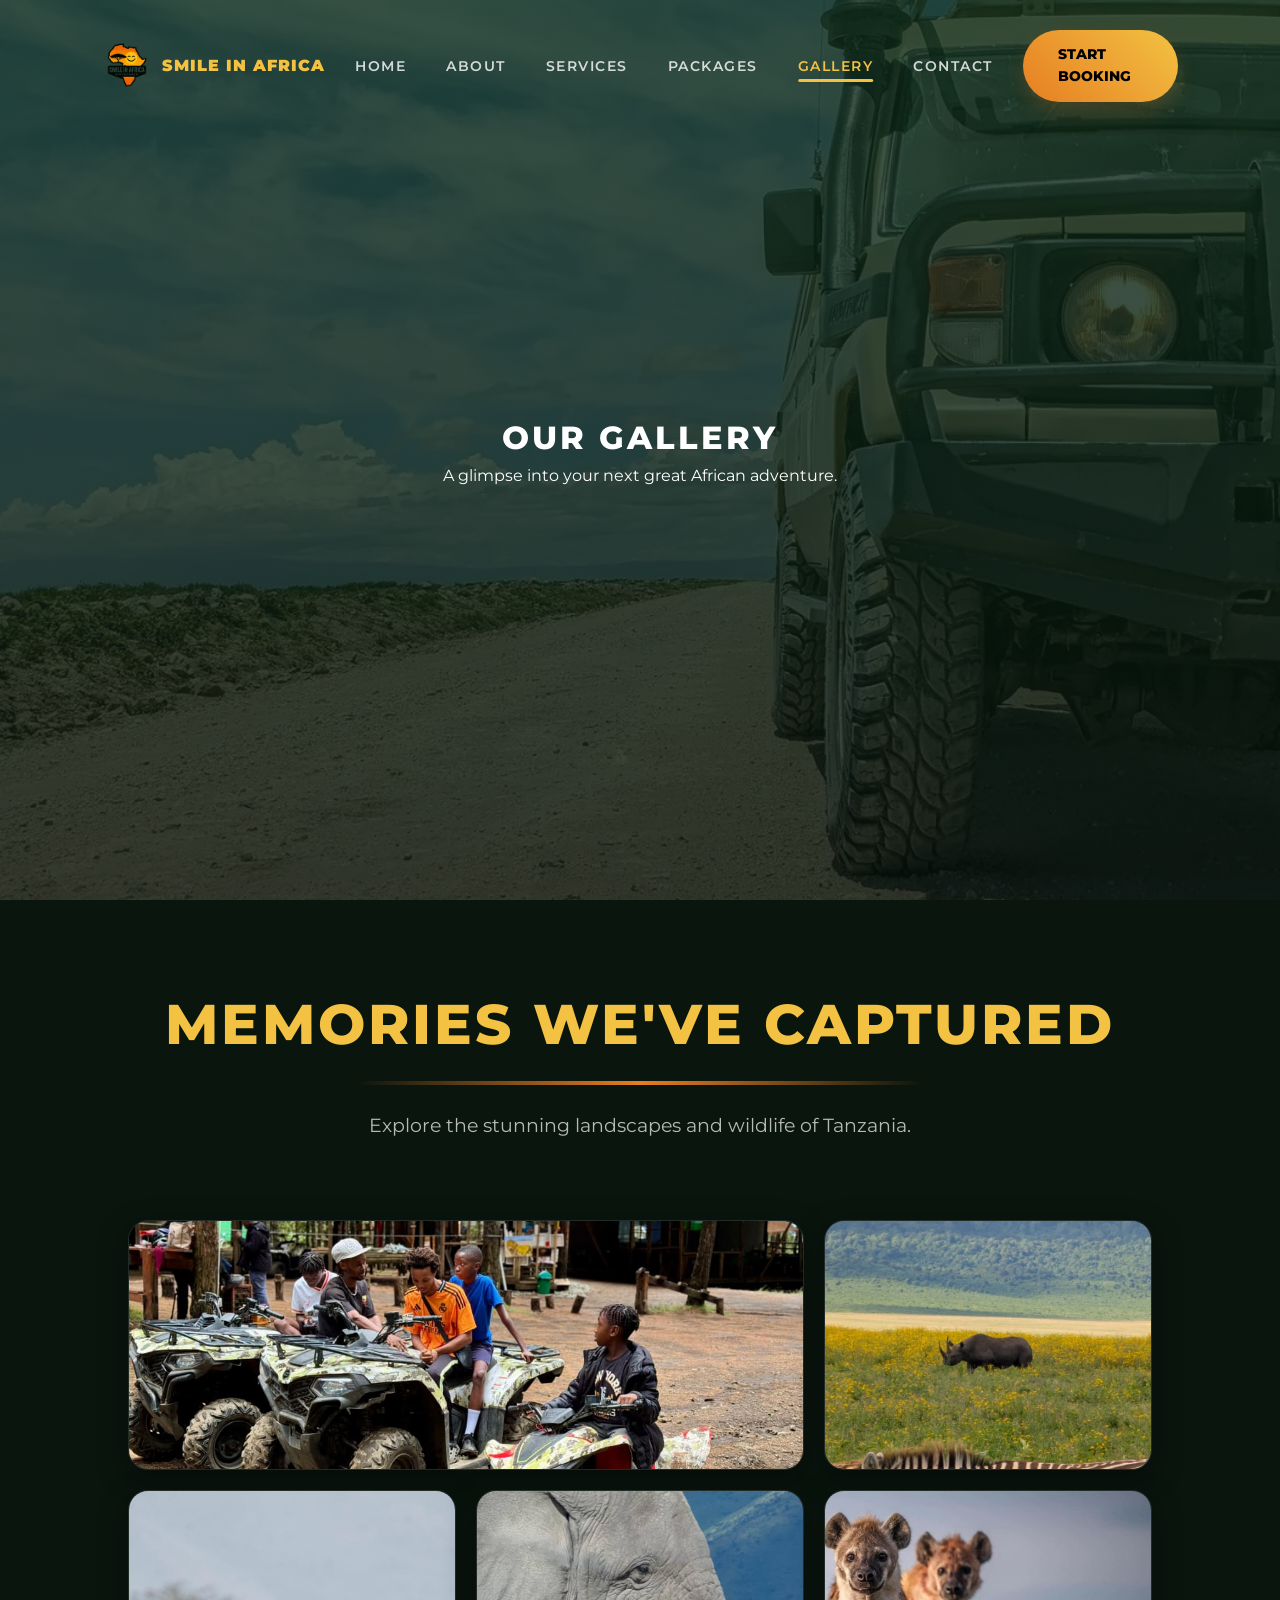
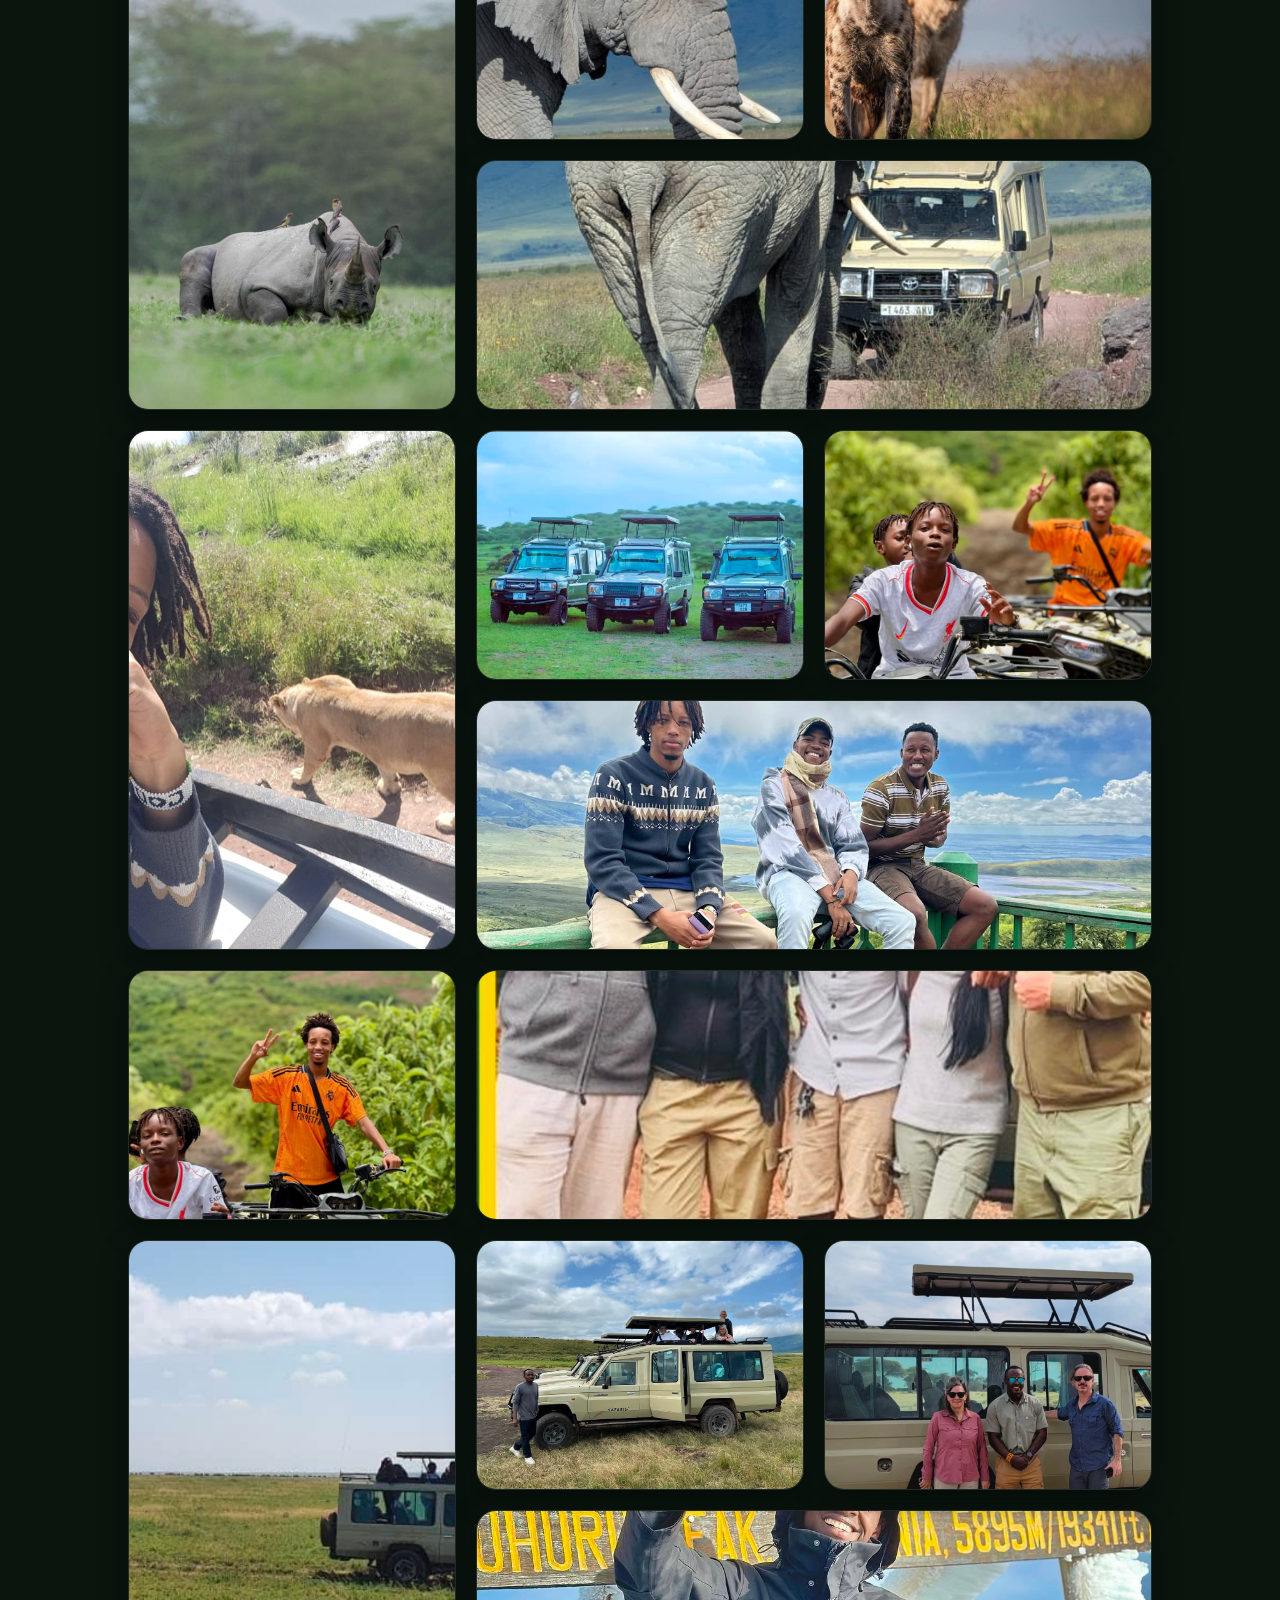
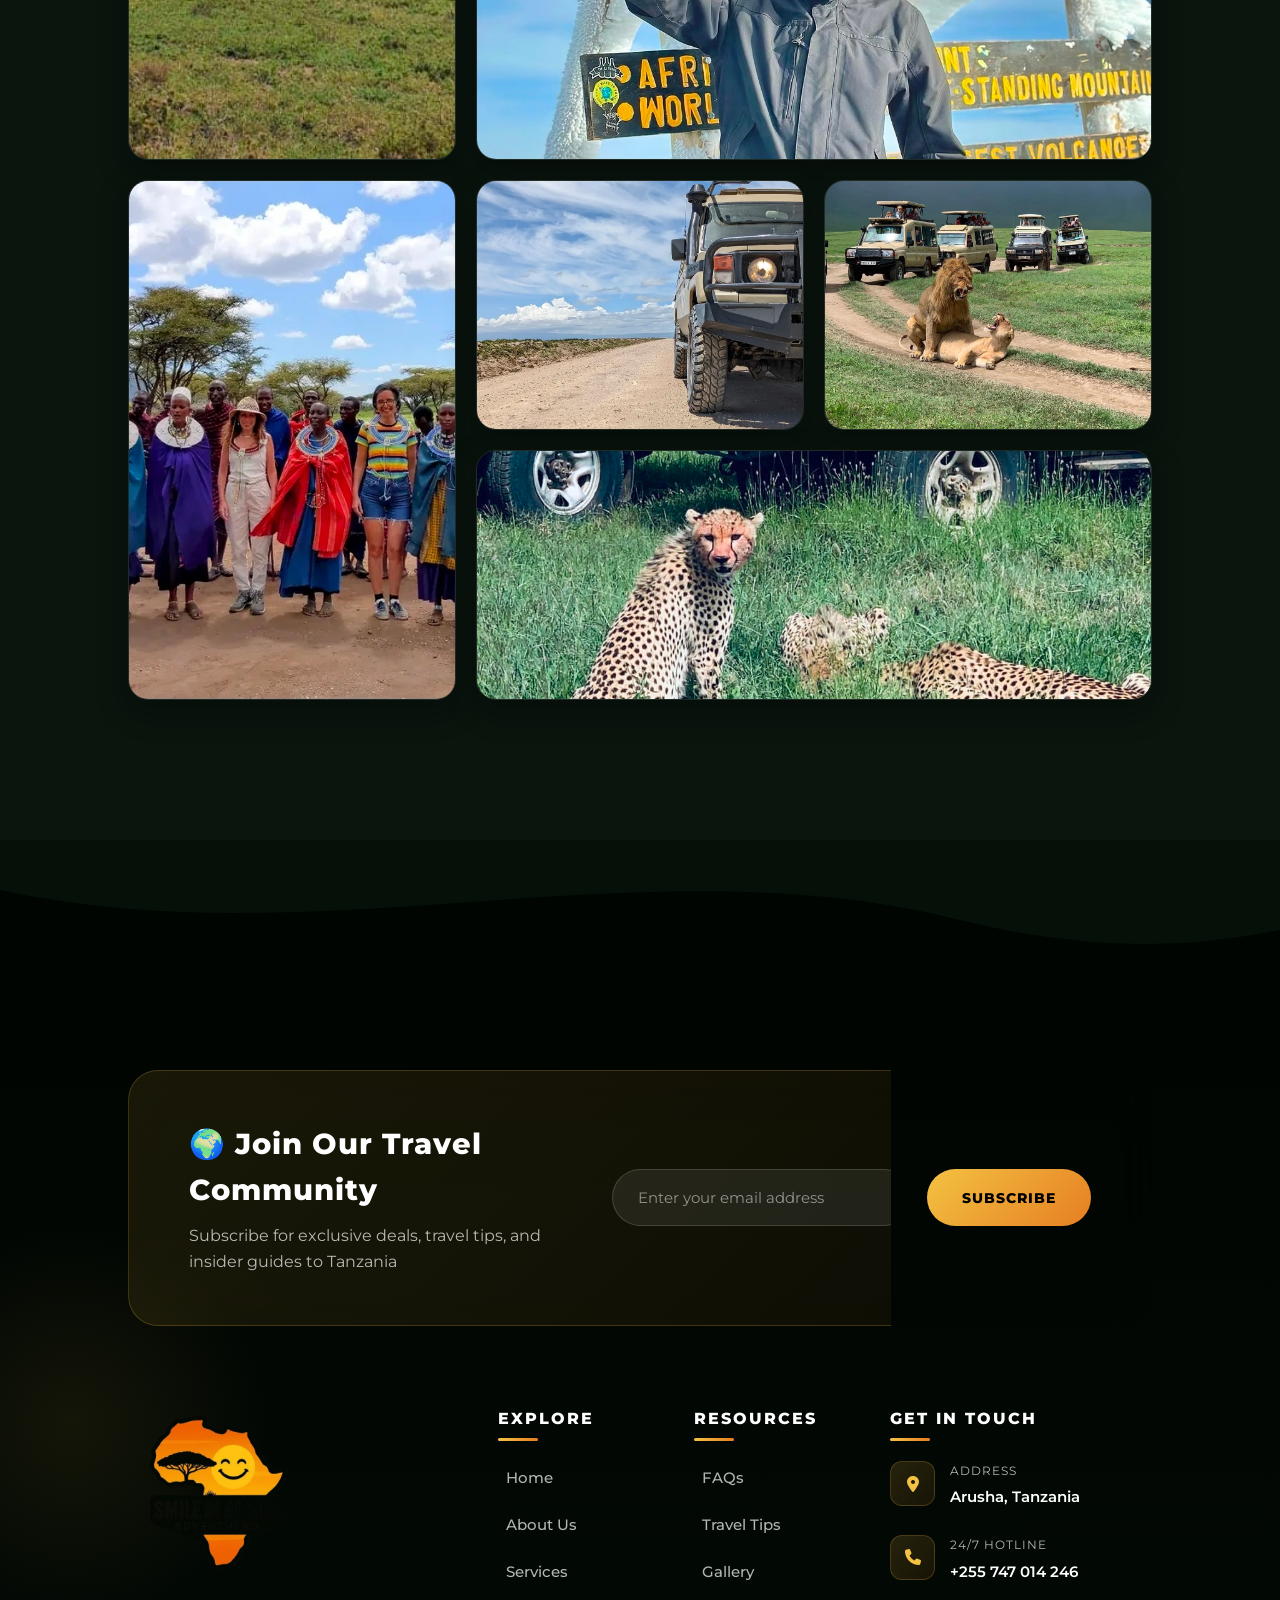
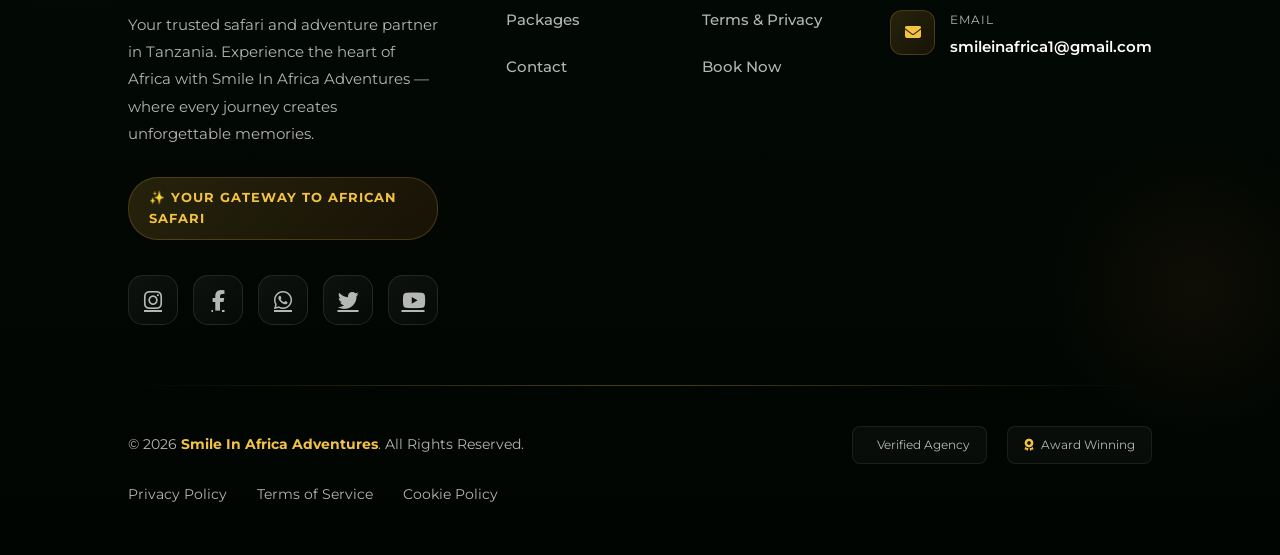
<file: gallery.html>
<!DOCTYPE html>
<html lang="en">

<head>
    <meta charset="UTF-8">
    <meta name="viewport" content="width=device-width, initial-scale=1.0">
    <title>Gallery | Smile In Africa Adventures</title>
    <meta name="description"
        content="View our stunning gallery of African safaris, Kilimanjaro treks, and Zanzibar escapes.">
    <link href="https://fonts.googleapis.com/css2?family=Montserrat:wght@300;400;600;700;800;900&display=swap"
        rel="stylesheet">
    <link rel="stylesheet" href="https://cdnjs.cloudflare.com/ajax/libs/font-awesome/6.4.0/css/all.min.css">
    <link href="https://unpkg.com/aos@2.3.1/dist/aos.css" rel="stylesheet">
    <link rel="stylesheet" href="style.css">
</head>

<body>

    <nav id="navbar" class="sticky">
        <a href="index.html" class="logo">
            <img src="logo.png" alt="Smile In Africa Adventures" class="nav-logo-img">
            <span class="logo-text">SMILE IN AFRICA</span>
        </a>
        <ul class="nav-links">
            <li><a href="index.html">Home</a></li>
            <li><a href="about.html">About</a></li>
            <li><a href="services.html">Services</a></li>
            <li><a href="packages.html">Packages</a></li>
            <li><a href="gallery.html" class="active">Gallery</a></li>
            <li><a href="contact.html">Contact</a></li>
        </ul>
        <div style="display: flex; align-items: center; gap: 20px;">
            <a href="booking.html" class="btn-cta">Start Booking</a>
            <div class="mobile-toggle"><i class="fas fa-bars"></i></div>
        </div>
    </nav>

    <header class="subpage-hero"
        style="background-image: linear-gradient(rgba(13, 44, 24, 0.8), rgba(5,16,9,0.8)), url('Screenshot_20260408_201119_Instagram.jpg.jpeg');">
        <h1 data-aos="fade-down">Our Gallery</h1>
        <p data-aos="fade-up">A glimpse into your next great African adventure.</p>
    </header>

    <section style="background: rgba(255,255,255,0.02); padding-top: 80px;">
        <div class="section-title" data-aos="fade-up">
            <h2>Memories We've Captured</h2>
            <p>Explore the stunning landscapes and wildlife of Tanzania.</p>
        </div>

        <div class="gallery-grid">
            <div class="gallery-item wide" data-aos="zoom-in-up" data-aos-delay="50" data-aos-duration="1000">
                <img src="car1.jpeg" alt="Safari Scene 1" loading="lazy">
            </div>
            <div class="gallery-item" data-aos="zoom-in-up" data-aos-delay="100" data-aos-duration="1000">
                <img src="new1.jpeg" id="new1" alt="Safari Scene 2" loading="lazy">
            </div>
            <div class="gallery-item tall" data-aos="zoom-in-up" data-aos-delay="150" data-aos-duration="1000">
                <img src="new2.jpeg" id="new2" alt="Safari Scene 3" loading="lazy">
            </div>
            <div class="gallery-item" data-aos="zoom-in-up" data-aos-delay="200" data-aos-duration="1000">
                <img src="new3.jpeg" id="new3" alt="Safari Scene 4" loading="lazy">
            </div>
            <div class="gallery-item wide" data-aos="zoom-in-up" data-aos-delay="250" data-aos-duration="1000">
                <img src="new4.jpeg" id="new4" alt="Safari Scene 5" loading="lazy">
            </div>
            <div class="gallery-item" data-aos="zoom-in-up" data-aos-delay="300" data-aos-duration="1000">
                <img src="new5.jpeg" id="new5" alt="Safari Scene 6" loading="lazy">
            </div>
            <div class="gallery-item tall" data-aos="zoom-in-up" data-aos-delay="50" data-aos-duration="1000">
                <img src="new6.jpeg" id="new6" alt="Safari Scene 7" loading="lazy">
            </div>
            <div class="gallery-item" data-aos="zoom-in-up" data-aos-delay="100" data-aos-duration="1000">
                <img src="new7.jpeg" id="new7" alt="Safari Scene 8" loading="lazy">
            </div>
            <div class="gallery-item wide" data-aos="zoom-in-up" data-aos-delay="150" data-aos-duration="1000">
                <img src="new8.jpeg" id="new8" alt="Safari Scene 9" loading="lazy">
            </div>
            <div class="gallery-item" data-aos="zoom-in-up" data-aos-delay="200" data-aos-duration="1000">
                <img src="new9.jpeg" id="new9" alt="Safari Scene 10" loading="lazy">
            </div>
            <div class="gallery-item" data-aos="zoom-in-up" data-aos-delay="250" data-aos-duration="1000">
                <img src="new10.jpeg" id="new10" alt="Safari Scene 11" loading="lazy">
            </div>
            <div class="gallery-item wide" data-aos="zoom-in-up" data-aos-delay="50" data-aos-duration="1000">
                <img src="Screenshot_20260408_200418_Instagram.jpg.jpeg" alt="Instagram Safari 1" loading="lazy">
            </div>
            <div class="gallery-item tall" data-aos="zoom-in-up" data-aos-delay="150" data-aos-duration="1000">
                <img src="Screenshot_20260408_200828_Instagram.jpg.jpeg" alt="Instagram Safari 2" loading="lazy">
            </div>
            <div class="gallery-item" data-aos="zoom-in-up" data-aos-delay="250" data-aos-duration="1000">
                <img src="Screenshot_20260408_200727_Instagram.jpg.jpeg" alt="Instagram Safari 3" loading="lazy">
            </div>
            <div class="gallery-item wide" data-aos="zoom-in-up" data-aos-delay="100" data-aos-duration="1000">
                <img src="Screenshot_20260408_200308_Instagram.jpg.jpeg" alt="Instagram Safari 4" loading="lazy">
            </div>
            <div class="gallery-item" data-aos="zoom-in-up" data-aos-delay="300" data-aos-duration="1000">
                <img src="Screenshot_20260408_201035_Instagram.jpg.jpeg" alt="Instagram Safari 5" loading="lazy">
            </div>
            <div class="gallery-item tall" data-aos="zoom-in-up" data-aos-delay="200" data-aos-duration="1000">
                <img src="Screenshot_20260408_201101_Instagram.jpg.jpeg" alt="Instagram Safari 6" loading="lazy">
            </div>
            <div class="gallery-item" data-aos="zoom-in-up" data-aos-delay="400" data-aos-duration="1000">
                <img src="Screenshot_20260408_201119_Instagram.jpg.jpeg" alt="Instagram Safari 7" loading="lazy">
            </div>
            <div class="gallery-item wide" data-aos="zoom-in-up" data-aos-delay="150" data-aos-duration="1000">
                <img src="Screenshot_20260408_201207_Instagram.jpg.jpeg" alt="Instagram Safari 8" loading="lazy">
            </div>
            <div class="gallery-item" data-aos="zoom-in-up" data-aos-delay="350" data-aos-duration="1000">
                <img src="Screenshot_20260408_201219_Instagram.jpg.jpeg" alt="Instagram Safari 9" loading="lazy">
            </div>
        </div>
    </section>

    <!-- Premium Footer Base from existing files -->
    <div class="footer-wave">
        <svg viewBox="0 0 1440 150" preserveAspectRatio="none">
            <path class="wave-path" d="M0,50 C360,120 720,0 1080,80 C1260,120 1380,100 1440,90 L1440,150 L0,150 Z">
            </path>
        </svg>
    </div>
    <footer>
        <div class="footer-content">
            <!-- Newsletter CTA Section -->
            <div class="footer-cta" data-aos="fade-up">
                <div class="footer-cta-text">
                    <h3>🌍 Join Our Travel Community</h3>
                    <p>Subscribe for exclusive deals, travel tips, and insider guides to Tanzania</p>
                </div>
                <div class="footer-newsletter">
                    <input type="email" placeholder="Enter your email address">
                    <button type="button">Subscribe</button>
                </div>
            </div>

            <div class="footer-grid">
                <div class="footer-brand">
                    <div class="logo">
                        <img src="logo.png" alt="Smile In Africa Adventures" class="footer-logo-img">
                    </div>
                    <p>Your trusted safari and adventure partner in Tanzania. Experience the heart of Africa with Smile
                        In Africa Adventures — where every journey creates unforgettable memories.</p>
                    <span class="footer-tagline">✨ Your Gateway to African Safari</span>
                    <div class="social-links">
                        <a href="#" class="instagram" aria-label="Instagram"><i class="fab fa-instagram"></i></a>
                        <a href="#" class="facebook" aria-label="Facebook"><i class="fab fa-facebook-f"></i></a>
                        <a href="#" class="whatsapp" aria-label="WhatsApp"><i class="fab fa-whatsapp"></i></a>
                        <a href="#" class="twitter" aria-label="Twitter"><i class="fab fa-twitter"></i></a>
                        <a href="#" class="youtube" aria-label="YouTube"><i class="fab fa-youtube"></i></a>
                    </div>
                </div>

                <div class="footer-col">
                    <h4>Explore</h4>
                    <ul class="footer-links">
                        <li><a href="index.html">Home</a></li>
                        <li><a href="about.html">About Us</a></li>
                        <li><a href="services.html">Services</a></li>
                        <li><a href="packages.html">Packages</a></li>
                        <li><a href="contact.html">Contact</a></li>
                    </ul>
                </div>

                <div class="footer-col">
                    <h4>Resources</h4>
                    <ul class="footer-links">
                        <li><a href="faq.html">FAQs</a></li>
                        <li><a href="#">Travel Tips</a></li>
                        <li><a href="gallery.html">Gallery</a></li>
                        <li><a href="#">Terms & Privacy</a></li>
                        <li><a href="booking.html">Book Now</a></li>
                    </ul>
                </div>

                <div class="footer-col">
                    <h4>Get In Touch</h4>
                    <div class="footer-contact-item">
                        <div class="footer-contact-icon"><i class="fas fa-location-dot"></i></div>
                        <div class="footer-contact-text"><span>Address</span>
                            <p>Arusha, Tanzania</p>
                        </div>
                    </div>
                    <div class="footer-contact-item">
                        <div class="footer-contact-icon"><i class="fas fa-phone"></i></div>
                        <div class="footer-contact-text"><span>24/7 Hotline</span><a href="tel:+255747014246">+255 747 014 246</a></div>
                    </div>
                    <div class="footer-contact-item">
                        <div class="footer-contact-icon"><i class="fas fa-envelope"></i></div>
                        <div class="footer-contact-text"><span>Email</span><a
                                href="mailto:smileinafrica1@gmail.com">smileinafrica1@gmail.com</a></div>
                    </div>
                </div>
            </div>

            <div class="footer-divider"></div>

            <div class="footer-bottom">
                <p class="footer-copyright">&copy; 2026 <span>Smile In Africa Adventures</span>. All Rights Reserved.
                </p>
                <div class="footer-badges">
                    <div class="footer-badge"><i class="fas fa-shield-check"></i> Verified Agency</div>
                    <div class="footer-badge"><i class="fas fa-award"></i> Award Winning</div>
                </div>
                <div class="footer-bottom-links">
                    <a href="#">Privacy Policy</a>
                    <a href="#">Terms of Service</a>
                    <a href="#">Cookie Policy</a>
                </div>
            </div>
        </div>
    </footer>

    <div id="scroll-top"><i class="fas fa-chevron-up"></i></div>
    <script src="https://unpkg.com/aos@2.3.1/dist/aos.js"></script>
    <script src="script.js"></script>
</body>

</html>
</file>
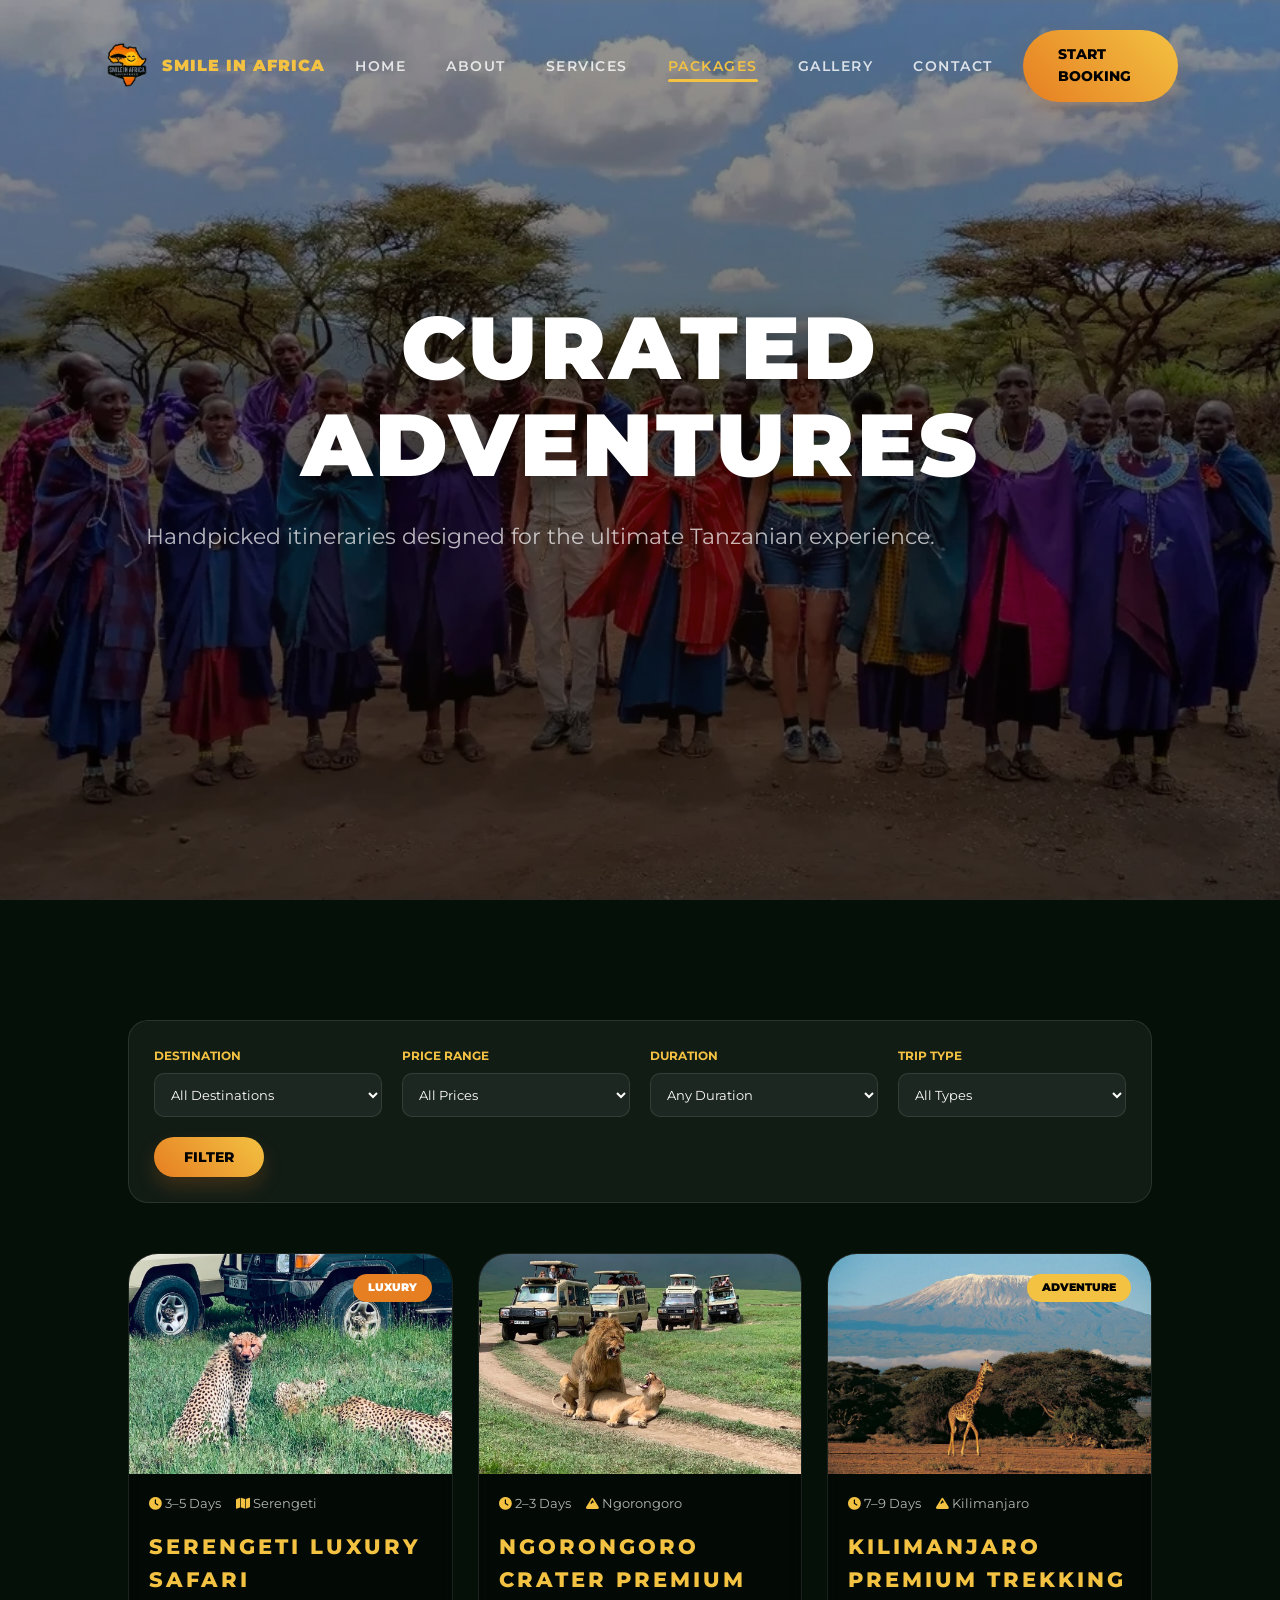
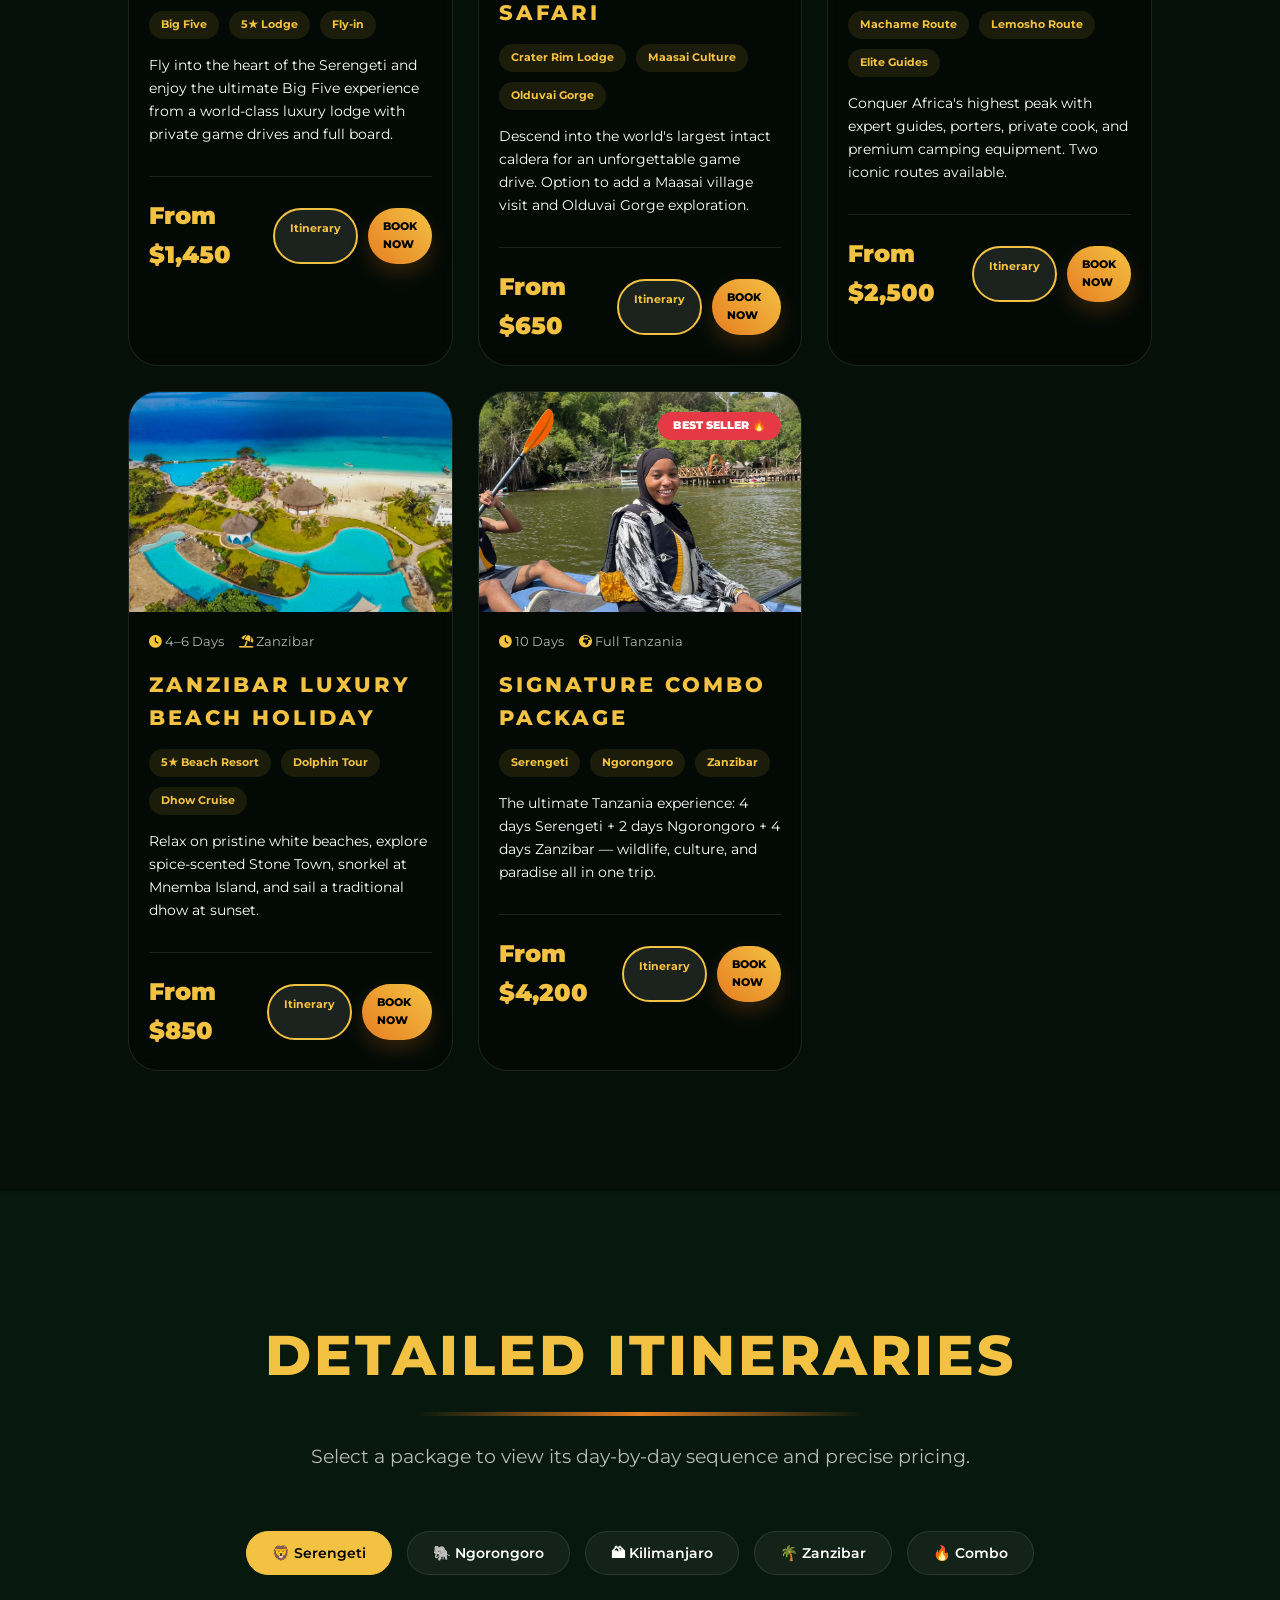
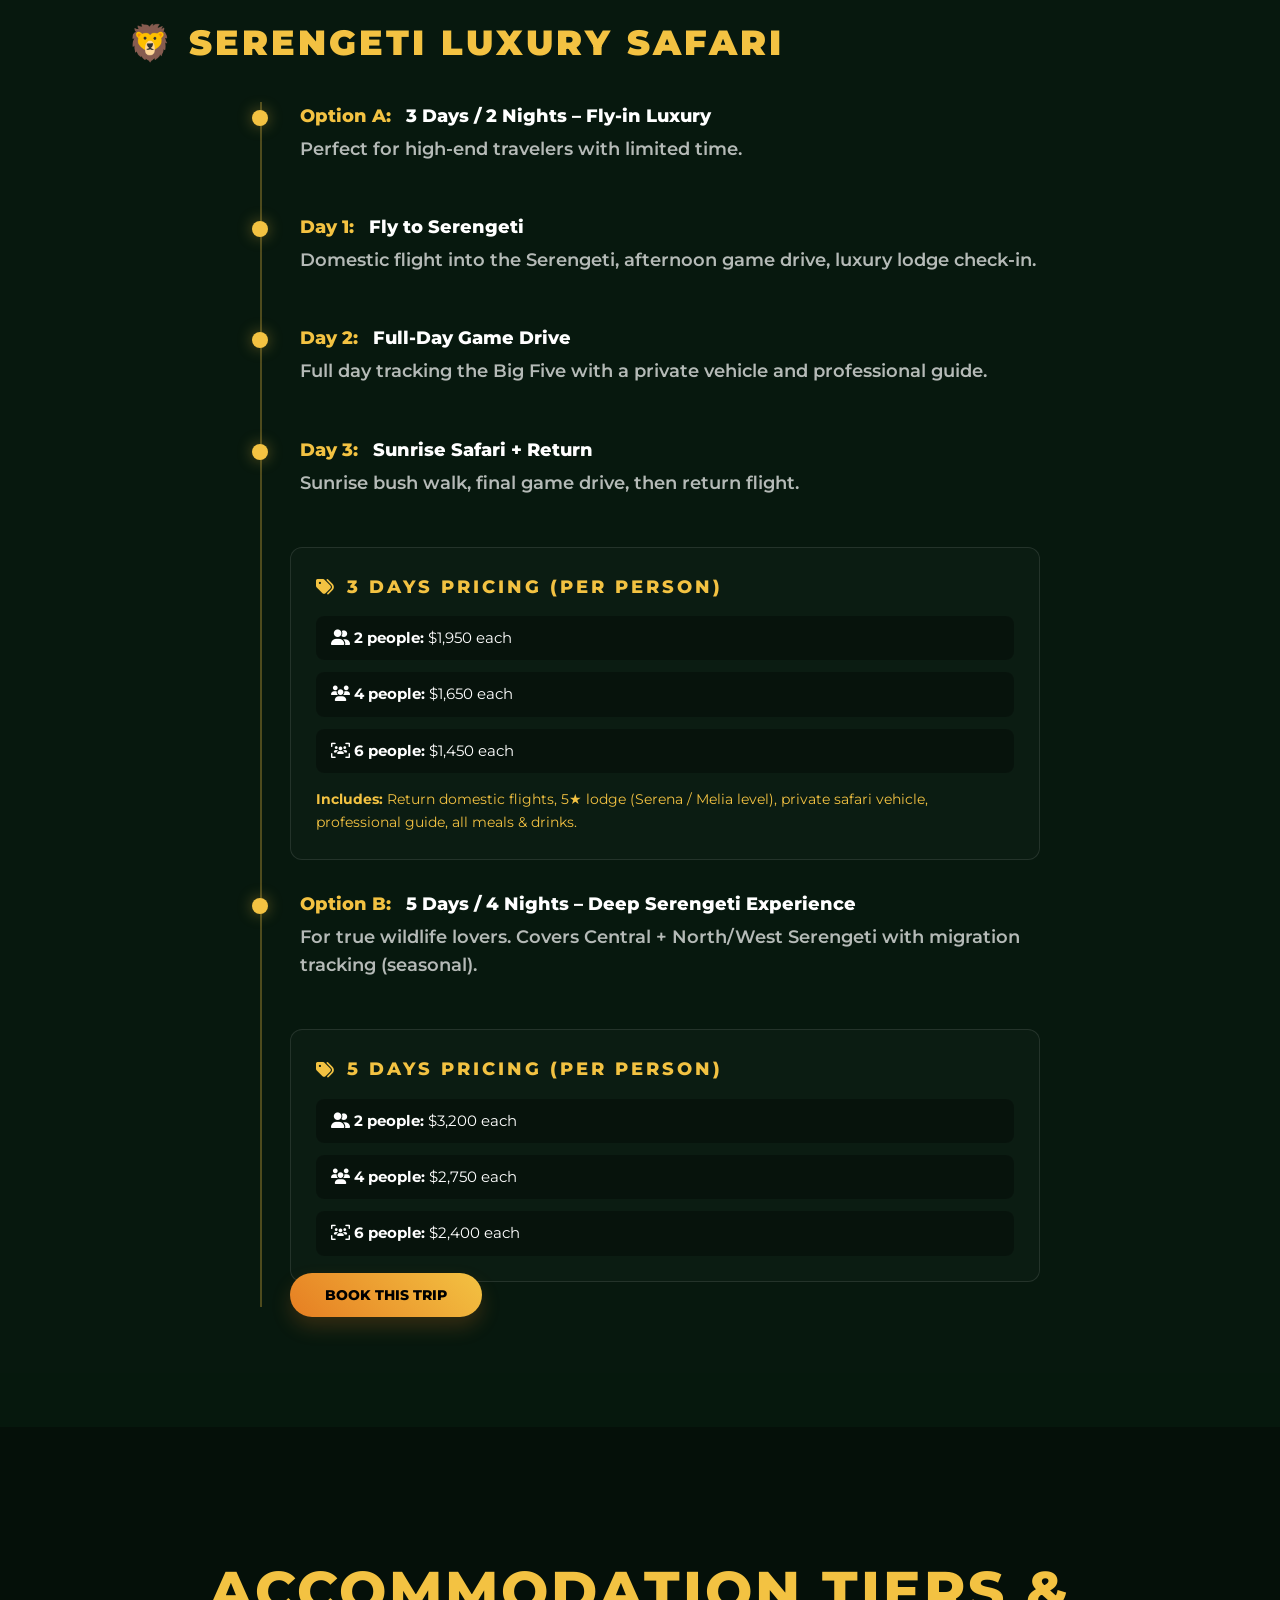
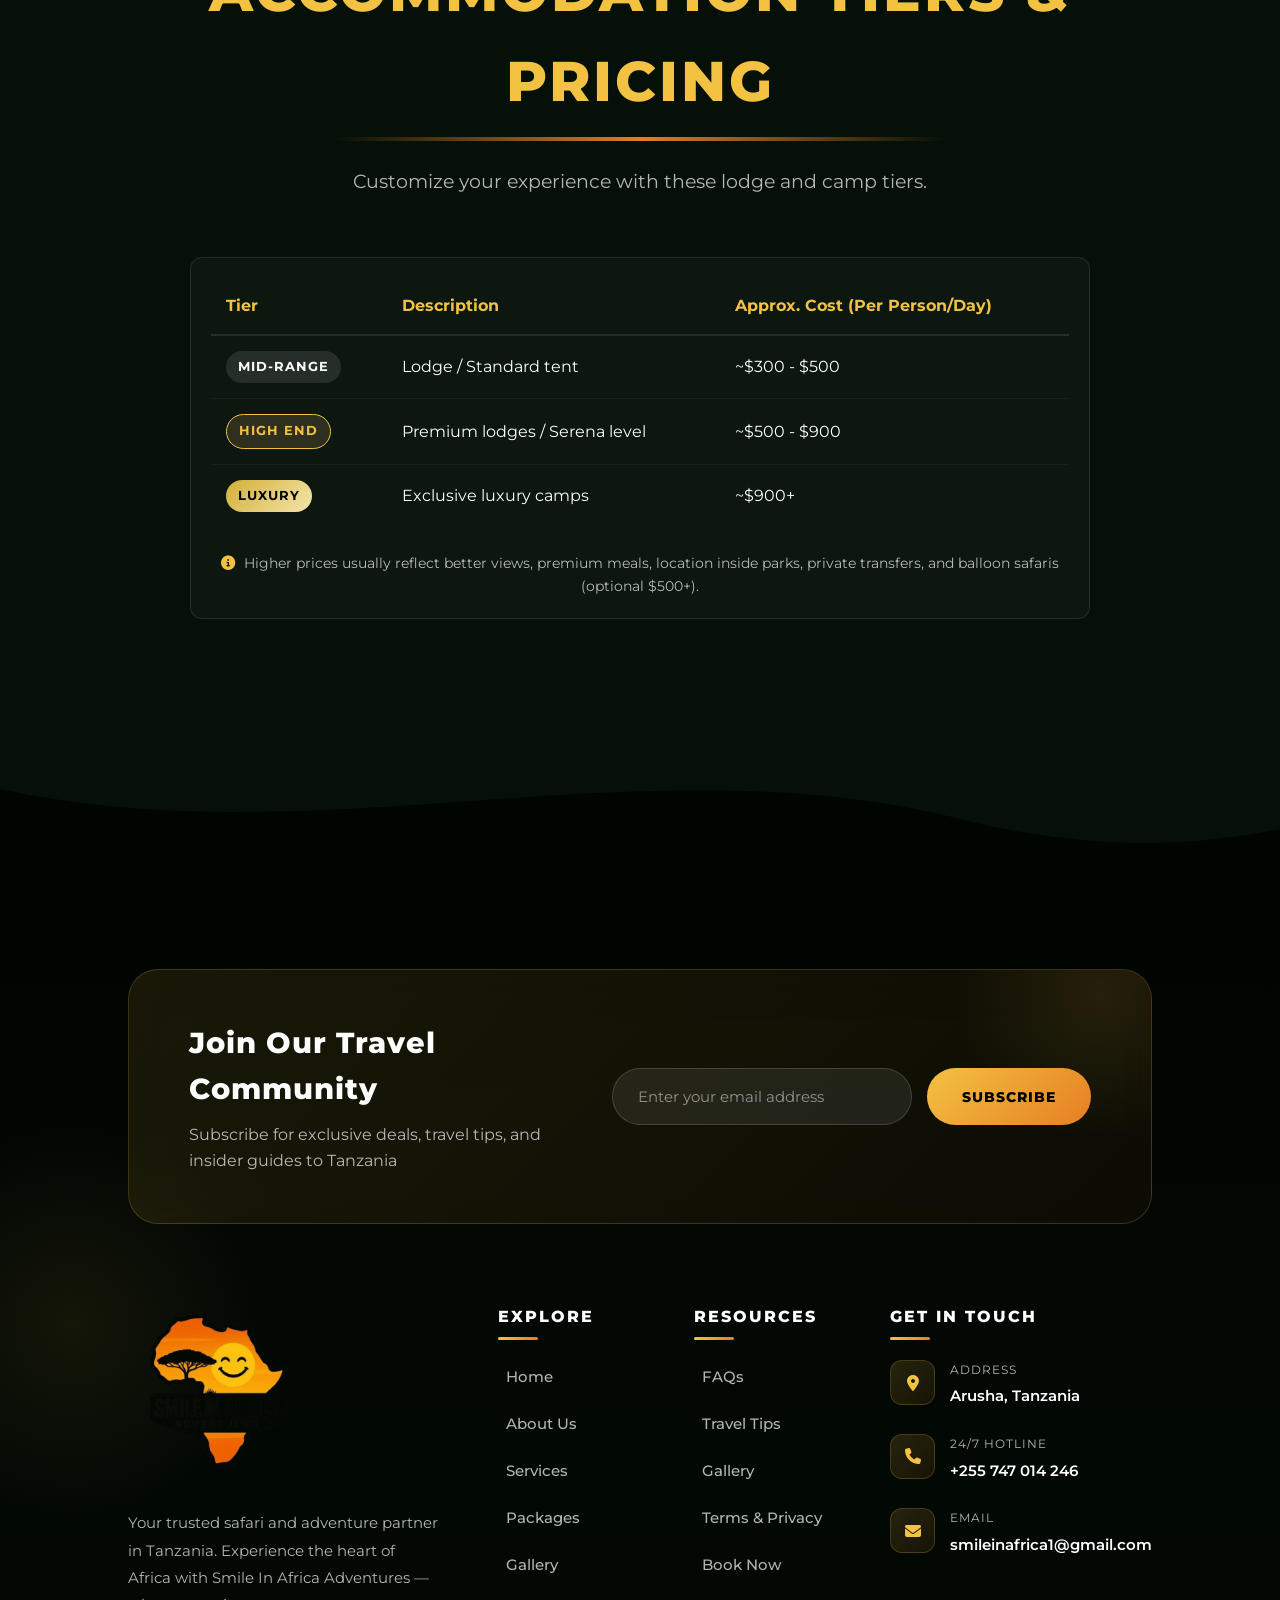
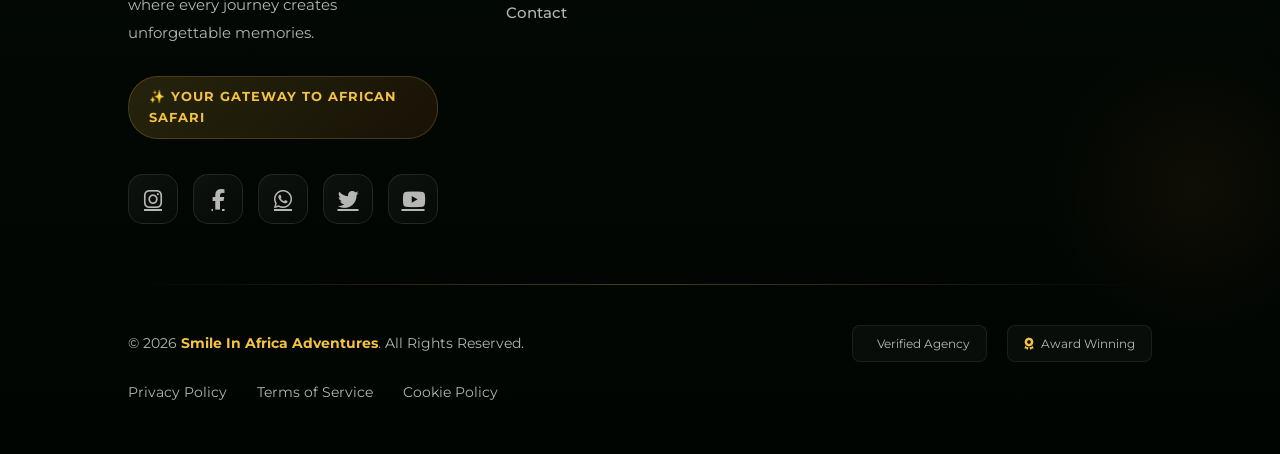
<file: packages.html>
<!DOCTYPE html>
<html lang="en">

<head>
    <meta charset="UTF-8">
    <meta name="viewport" content="width=device-width, initial-scale=1.0">
    <title>Safari Packages &amp; Prices | Smile In Africa Adventures</title>
    <meta name="description"
        content="Explore our premium safari packages: Serengeti Luxury Safari, Ngorongoro Crater, Kilimanjaro Trekking, Zanzibar Beach, and the ultimate Signature Combo. Real prices, real experiences.">
    <link href="https://fonts.googleapis.com/css2?family=Montserrat:wght@300;400;600;700;800;900&display=swap"
        rel="stylesheet">
    <link rel="stylesheet" href="https://cdnjs.cloudflare.com/ajax/libs/font-awesome/6.4.0/css/all.min.css">
    <link href="https://unpkg.com/aos@2.3.1/dist/aos.css" rel="stylesheet">
    <link rel="stylesheet" href="style.css">
</head>

<body>

    <nav id="navbar" class="sticky">
        <a href="index.html" class="logo">
            <img src="logo.png" alt="Smile In Africa Adventures" class="nav-logo-img">
            <span class="logo-text">SMILE IN AFRICA</span>
        </a>
        <ul class="nav-links">
            <li><a href="index.html">Home</a></li>
            <li><a href="about.html">About</a></li>
            <li><a href="services.html">Services</a></li>
            <li><a href="packages.html" class="active">Packages</a></li>
            <li><a href="gallery.html">Gallery</a></li>
            <li><a href="contact.html">Contact</a></li>
        </ul>
        <div style="display: flex; align-items: center; gap: 20px;">
            <a href="booking.html" class="btn-cta">Start Booking</a>
            <div class="mobile-toggle"><i class="fas fa-bars"></i></div>
        </div>
    </nav>

    <header class="hero" style="background-image: url('Screenshot_20260408_201101_Instagram.jpg.jpeg');">
        <div class="hero-overlay"></div>
        <div data-aos="fade-up" style="max-width: 1000px; position: relative; z-index: 2; text-align: center;">
            <h1 data-aos="fade-down">Curated Adventures</h1>
            <p data-aos="fade-up">Handpicked itineraries designed for the ultimate Tanzanian experience.</p>
        </div>
    </header>

    <section>
        <!-- Package Filters -->
        <div class="filter-bar" data-aos="fade-up">
            <div class="filter-group">
                <label>Destination</label>
                <select class="filter-select">
                    <option>All Destinations</option>
                    <option>Serengeti</option>
                    <option>Zanzibar</option>
                    <option>Kilimanjaro</option>
                    <option>Ngorongoro</option>
                </select>
            </div>
            <div class="filter-group">
                <label>Price Range</label>
                <select class="filter-select">
                    <option>All Prices</option>
                    <option>$500 - $1000</option>
                    <option>$1000 - $2500</option>
                    <option>$2500+</option>
                </select>
            </div>
            <div class="filter-group">
                <label>Duration</label>
                <select class="filter-select">
                    <option>Any Duration</option>
                    <option>1-3 Days</option>
                    <option>4-7 Days</option>
                    <option>8+ Days</option>
                </select>
            </div>
            <div class="filter-group">
                <label>Trip Type</label>
                <select class="filter-select">
                    <option>All Types</option>
                    <option>Adventure</option>
                    <option>Honeymoon</option>
                    <option>Family</option>
                    <option>Group</option>
                </select>
            </div>
            <button class="btn-cta" style="padding: 12px 30px;">Filter</button>
        </div>

        <div class="grid-container">

            <!-- Package 1: Serengeti Luxury Safari -->
            <div class="card" data-aos="zoom-in">
                <div class="card-img">
                    <img src="Screenshot_20260408_201207_Instagram.jpg.jpeg" alt="Serengeti Luxury Safari">
                    <div class="badge-offer">LUXURY</div>
                </div>
                <div class="card-content">
                    <div class="pkg-meta">
                        <span><i class="fas fa-clock"></i> 3&ndash;5 Days</span>
                        <span><i class="fas fa-map"></i> Serengeti</span>
                    </div>
                    <h3>Serengeti Luxury Safari</h3>
                    <div class="pkg-highlights">
                        <span class="highlight-tag">Big Five</span>
                        <span class="highlight-tag">5&#9733; Lodge</span>
                        <span class="highlight-tag">Fly-in</span>
                    </div>
                    <p>Fly into the heart of the Serengeti and enjoy the ultimate Big Five experience from a world-class
                        luxury lodge with private game drives and full board.</p>
                    <div
                        style="display: flex; justify-content: space-between; align-items: center; margin-top: 30px; border-top: 1px solid var(--glass-border); padding-top: 20px;">
                        <span style="font-size: 1.5rem; color: var(--secondary); font-weight: 900;">From $1,450</span>
                        <div style="display: flex; gap: 10px;">
                            <a href="#itineraries" class="btn-package"
                                style="padding: 10px 15px; font-size: 0.7rem; background: rgba(255,255,255,0.1);">Itinerary</a>
                            <a href="booking.html" class="btn-cta" style="padding: 10px 15px; font-size: 0.7rem;">Book
                                Now</a>
                        </div>
                    </div>
                </div>
            </div>

            <!-- Package 2: Ngorongoro Crater -->
            <div class="card" data-aos="zoom-in" data-aos-delay="150">
                <div class="card-img">
                    <img src="Screenshot_20260408_201219_Instagram.jpg.jpeg" alt="Ngorongoro Crater Safari">
                </div>
                <div class="card-content">
                    <div class="pkg-meta">
                        <span><i class="fas fa-clock"></i> 2&ndash;3 Days</span>
                        <span><i class="fas fa-mountain"></i> Ngorongoro</span>
                    </div>
                    <h3>Ngorongoro Crater Premium Safari</h3>
                    <div class="pkg-highlights">
                        <span class="highlight-tag">Crater Rim Lodge</span>
                        <span class="highlight-tag">Maasai Culture</span>
                        <span class="highlight-tag">Olduvai Gorge</span>
                    </div>
                    <p>Descend into the world&apos;s largest intact caldera for an unforgettable game drive. Option to
                        add a Maasai village visit and Olduvai Gorge exploration.</p>
                    <div
                        style="display: flex; justify-content: space-between; align-items: center; margin-top: 30px; border-top: 1px solid var(--glass-border); padding-top: 20px;">
                        <span style="font-size: 1.5rem; color: var(--secondary); font-weight: 900;">From $650</span>
                        <div style="display: flex; gap: 10px;">
                            <a href="#itineraries" class="btn-package"
                                style="padding: 10px 15px; font-size: 0.7rem; background: rgba(255,255,255,0.1);">Itinerary</a>
                            <a href="booking.html" class="btn-cta" style="padding: 10px 15px; font-size: 0.7rem;">Book
                                Now</a>
                        </div>
                    </div>
                </div>
            </div>

            <!-- Package 3: Kilimanjaro -->
            <div class="card" data-aos="zoom-in" data-aos-delay="300">
                <div class="card-img">
                    <img src="Mount-Kilimanjaro-Tanzania.webp" alt="Kilimanjaro Trekking">
                    <div class="badge-offer" style="background: var(--secondary); color:#000;">ADVENTURE</div>
                </div>
                <div class="card-content">
                    <div class="pkg-meta">
                        <span><i class="fas fa-clock"></i> 7&ndash;9 Days</span>
                        <span><i class="fas fa-mountain"></i> Kilimanjaro</span>
                    </div>
                    <h3>Kilimanjaro Premium Trekking</h3>
                    <div class="pkg-highlights">
                        <span class="highlight-tag">Machame Route</span>
                        <span class="highlight-tag">Lemosho Route</span>
                        <span class="highlight-tag">Elite Guides</span>
                    </div>
                    <p>Conquer Africa&apos;s highest peak with expert guides, porters, private cook, and premium camping
                        equipment. Two iconic routes available.</p>
                    <div
                        style="display: flex; justify-content: space-between; align-items: center; margin-top: 30px; border-top: 1px solid var(--glass-border); padding-top: 20px;">
                        <span style="font-size: 1.5rem; color: var(--secondary); font-weight: 900;">From $2,500</span>
                        <div style="display: flex; gap: 10px;">
                            <a href="#itineraries" class="btn-package"
                                style="padding: 10px 15px; font-size: 0.7rem; background: rgba(255,255,255,0.1);">Itinerary</a>
                            <a href="booking.html" class="btn-cta" style="padding: 10px 15px; font-size: 0.7rem;">Book
                                Now</a>
                        </div>
                    </div>
                </div>
            </div>

            <!-- Package 4: Zanzibar -->
            <div class="card" data-aos="zoom-in" data-aos-delay="450">
                <div class="card-img">
                    <img src="zanzibar beach.webp" alt="Zanzibar Luxury Beach Holiday">
                </div>
                <div class="card-content">
                    <div class="pkg-meta">
                        <span><i class="fas fa-clock"></i> 4&ndash;6 Days</span>
                        <span><i class="fas fa-umbrella-beach"></i> Zanzibar</span>
                    </div>
                    <h3>Zanzibar Luxury Beach Holiday</h3>
                    <div class="pkg-highlights">
                        <span class="highlight-tag">5&#9733; Beach Resort</span>
                        <span class="highlight-tag">Dolphin Tour</span>
                        <span class="highlight-tag">Dhow Cruise</span>
                    </div>
                    <p>Relax on pristine white beaches, explore spice-scented Stone Town, snorkel at Mnemba Island, and
                        sail a traditional dhow at sunset.</p>
                    <div
                        style="display: flex; justify-content: space-between; align-items: center; margin-top: 30px; border-top: 1px solid var(--glass-border); padding-top: 20px;">
                        <span style="font-size: 1.5rem; color: var(--secondary); font-weight: 900;">From $850</span>
                        <div style="display: flex; gap: 10px;">
                            <a href="#itineraries" class="btn-package"
                                style="padding: 10px 15px; font-size: 0.7rem; background: rgba(255,255,255,0.1);">Itinerary</a>
                            <a href="booking.html" class="btn-cta" style="padding: 10px 15px; font-size: 0.7rem;">Book
                                Now</a>
                        </div>
                    </div>
                </div>
            </div>

            <!-- Package 5: Signature Combo -->
            <div class="card" data-aos="zoom-in" data-aos-delay="600">
                <div class="card-img">
                    <img src="2026_02_13_04_07_IMG_7558.JPG" alt="Signature Combo Package">
                    <div class="badge-offer" style="background: #e63946; color:#fff;">BEST SELLER &#128293;</div>
                </div>
                <div class="card-content">
                    <div class="pkg-meta">
                        <span><i class="fas fa-clock"></i> 10 Days</span>
                        <span><i class="fas fa-globe-africa"></i> Full Tanzania</span>
                    </div>
                    <h3>Signature Combo Package</h3>
                    <div class="pkg-highlights">
                        <span class="highlight-tag">Serengeti</span>
                        <span class="highlight-tag">Ngorongoro</span>
                        <span class="highlight-tag">Zanzibar</span>
                    </div>
                    <p>The ultimate Tanzania experience: 4 days Serengeti + 2 days Ngorongoro + 4 days Zanzibar &mdash;
                        wildlife, culture, and paradise all in one trip.</p>
                    <div
                        style="display: flex; justify-content: space-between; align-items: center; margin-top: 30px; border-top: 1px solid var(--glass-border); padding-top: 20px;">
                        <span style="font-size: 1.5rem; color: var(--secondary); font-weight: 900;">From $4,200</span>
                        <div style="display: flex; gap: 10px;">
                            <a href="#itineraries" class="btn-package"
                                style="padding: 10px 15px; font-size: 0.7rem; background: rgba(255,255,255,0.1);">Itinerary</a>
                            <a href="booking.html" class="btn-cta" style="padding: 10px 15px; font-size: 0.7rem;">Book
                                Now</a>
                        </div>
                    </div>
                </div>
            </div>

        </div>
    </section>

    <!-- Detailed Itineraries Section -->
    <section id="itineraries" style="background: rgba(13, 44, 24, 0.3);">
        <div class="section-title" data-aos="fade-up">
            <h2>Detailed Itineraries</h2>
            <p>Select a package to view its day-by-day sequence and precise pricing.</p>
        </div>

        <!-- Tour Tabs -->
        <div class="tab-controls" data-aos="fade-up">
            <button class="tab-btn active" onclick="openTab(event, 'pkg1')">&#129409; Serengeti</button>
            <button class="tab-btn" onclick="openTab(event, 'pkg2')">&#128024; Ngorongoro</button>
            <button class="tab-btn" onclick="openTab(event, 'pkg3')">&#127956; Kilimanjaro</button>
            <button class="tab-btn" onclick="openTab(event, 'pkg4')">&#127796; Zanzibar</button>
            <button class="tab-btn" onclick="openTab(event, 'pkg5')">&#128293; Combo</button>
        </div>

        <!-- Package 1: Serengeti -->
        <div id="pkg1" class="tab-content active" data-aos="fade-in">
            <h3 class="itinerary-title-main">&#129409; Serengeti Luxury Safari</h3>
            <div class="itinerary-container">

                <div class="itinerary-item">
                    <span class="itinerary-day-label"><span>Option A:</span> 3 Days / 2 Nights &ndash; Fly-in
                        Luxury</span>
                    <p class="itinerary-title">Perfect for high-end travelers with limited time.</p>
                </div>
                <div class="itinerary-item">
                    <span class="itinerary-day-label"><span>Day 1:</span> Fly to Serengeti</span>
                    <p class="itinerary-title">Domestic flight into the Serengeti, afternoon game drive, luxury lodge
                        check-in.</p>
                </div>
                <div class="itinerary-item">
                    <span class="itinerary-day-label"><span>Day 2:</span> Full-Day Game Drive</span>
                    <p class="itinerary-title">Full day tracking the Big Five with a private vehicle and professional
                        guide.</p>
                </div>
                <div class="itinerary-item">
                    <span class="itinerary-day-label"><span>Day 3:</span> Sunrise Safari + Return</span>
                    <p class="itinerary-title">Sunrise bush walk, final game drive, then return flight.</p>
                </div>

                <div class="pricing-card">
                    <h4><i class="fas fa-tags"></i> 3 Days Pricing (Per Person)</h4>
                    <ul>
                        <li><i class="fas fa-user-group"></i> <strong>2 people:</strong> $1,950 each</li>
                        <li><i class="fas fa-users"></i> <strong>4 people:</strong> $1,650 each</li>
                        <li><i class="fas fa-users-viewfinder"></i> <strong>6 people:</strong> $1,450 each</li>
                    </ul>
                    <p style="margin-top: 15px; font-size: 0.9rem; color: var(--secondary);"><strong>Includes:</strong>
                        Return domestic flights, 5&#9733; lodge (Serena / Melia level), private safari vehicle,
                        professional guide, all meals &amp; drinks.</p>
                </div>

                <div class="itinerary-item" style="margin-top: 30px;">
                    <span class="itinerary-day-label"><span>Option B:</span> 5 Days / 4 Nights &ndash; Deep Serengeti
                        Experience</span>
                    <p class="itinerary-title">For true wildlife lovers. Covers Central + North/West Serengeti with
                        migration tracking (seasonal).</p>
                </div>

                <div class="pricing-card">
                    <h4><i class="fas fa-tags"></i> 5 Days Pricing (Per Person)</h4>
                    <ul>
                        <li><i class="fas fa-user-group"></i> <strong>2 people:</strong> $3,200 each</li>
                        <li><i class="fas fa-users"></i> <strong>4 people:</strong> $2,750 each</li>
                        <li><i class="fas fa-users-viewfinder"></i> <strong>6 people:</strong> $2,400 each</li>
                    </ul>
                </div>
                <a href="booking.html" class="btn-cta" style="margin-top:20px;">Book This Trip</a>
            </div>
        </div>

        <!-- Package 2: Ngorongoro -->
        <div id="pkg2" class="tab-content">
            <h3 class="itinerary-title-main">&#128024; Ngorongoro Crater Premium Safari</h3>
            <div class="itinerary-container">

                <div class="itinerary-item">
                    <span class="itinerary-day-label"><span>Option A:</span> 2 Days / 1 Night &ndash; Short Luxury
                        Escape</span>
                    <p class="itinerary-title">Perfect for a quick but unforgettable crater experience.</p>
                </div>
                <div class="itinerary-item">
                    <span class="itinerary-day-label"><span>Day 1:</span> Transfer + Crater Rim Lodge</span>
                    <p class="itinerary-title">Transfer to Ngorongoro, check-in at lodge perched on the crater rim with
                        stunning views.</p>
                </div>
                <div class="itinerary-item" style="border-left-color:transparent;">
                    <span class="itinerary-day-label"><span>Day 2:</span> Full Crater Game Drive</span>
                    <p class="itinerary-title">Descend into the caldera for a full game drive encountering lion,
                        elephant, black rhino, and flamingos.</p>
                </div>

                <div class="pricing-card">
                    <h4><i class="fas fa-tags"></i> 2 Days Pricing (Per Person)</h4>
                    <ul>
                        <li><i class="fas fa-user-group"></i> <strong>2 people:</strong> $950</li>
                        <li><i class="fas fa-users"></i> <strong>4 people:</strong> $780</li>
                        <li><i class="fas fa-users-viewfinder"></i> <strong>6 people:</strong> $650</li>
                    </ul>
                </div>

                <div class="itinerary-item" style="margin-top: 30px;">
                    <span class="itinerary-day-label"><span>Option B:</span> 3 Days / 2 Nights &ndash; Ngorongoro +
                        Cultural Experience</span>
                    <p class="itinerary-title">Includes a Maasai village visit and optional Olduvai Gorge (Cradle of
                        Mankind) tour.</p>
                </div>

                <div class="pricing-card">
                    <h4><i class="fas fa-tags"></i> 3 Days Pricing (Per Person)</h4>
                    <ul>
                        <li><i class="fas fa-user-group"></i> <strong>2 people:</strong> $1,400</li>
                        <li><i class="fas fa-users"></i> <strong>4 people:</strong> $1,150</li>
                        <li><i class="fas fa-users-viewfinder"></i> <strong>6 people:</strong> $950</li>
                    </ul>
                    <p style="margin-top: 15px; font-size: 0.9rem; color: var(--secondary);"><strong>Includes:</strong>
                        Maasai village visit + optional Olduvai Gorge tour.</p>
                </div>
                <a href="booking.html" class="btn-cta" style="margin-top:20px;">Book This Trip</a>
            </div>
        </div>

        <!-- Package 3: Kilimanjaro -->
        <div id="pkg3" class="tab-content">
            <h3 class="itinerary-title-main">&#127956; Kilimanjaro Premium Trekking</h3>
            <div class="itinerary-container">

                <div class="itinerary-item">
                    <span class="itinerary-day-label"><span>Option A:</span> 7 Days / 6 Nights &ndash; Machame Route
                        (Luxury Trek)</span>
                    <p class="itinerary-title">Perfect for serious climbers wanting comfort. Professional guides,
                        porters, private cook, high-quality tents, oxygen &amp; safety equipment included.</p>
                </div>

                <div class="pricing-card">
                    <h4><i class="fas fa-tags"></i> Machame Route Pricing (Per Person)</h4>
                    <ul>
                        <li><i class="fas fa-user"></i> <strong>1 person:</strong> $3,200</li>
                        <li><i class="fas fa-user-group"></i> <strong>2&ndash;4 people:</strong> $2,850 each</li>
                        <li><i class="fas fa-users"></i> <strong>5&ndash;8 people:</strong> $2,500 each</li>
                    </ul>
                </div>

                <div class="itinerary-item" style="margin-top: 30px;">
                    <span class="itinerary-day-label"><span>Option B:</span> 9 Days / 8 Nights &ndash; Lemosho Route
                        (Elite Experience)</span>
                    <p class="itinerary-title">More scenic with a higher summit success rate. The premium way to climb
                        Kilimanjaro.</p>
                </div>

                <div class="pricing-card">
                    <h4><i class="fas fa-tags"></i> Lemosho Route Pricing (Per Person)</h4>
                    <ul>
                        <li><i class="fas fa-user"></i> <strong>1 person:</strong> $3,800</li>
                        <li><i class="fas fa-user-group"></i> <strong>2&ndash;4 people:</strong> $3,300 each</li>
                        <li><i class="fas fa-users"></i> <strong>5&ndash;8 people:</strong> $2,900 each</li>
                    </ul>
                    <p style="margin-top: 15px; font-size: 0.9rem; color: var(--secondary);"><strong>Both routes
                            include:</strong>
                        Professional certified guides, experienced porters, private camp cook, high-quality tents,
                        oxygen &amp; safety equipment.</p>
                </div>
                <a href="booking.html" class="btn-cta" style="margin-top:20px;">Book This Trip</a>
            </div>
        </div>

        <!-- Package 4: Zanzibar -->
        <div id="pkg4" class="tab-content">
            <h3 class="itinerary-title-main">&#127796; Zanzibar Luxury Beach Holiday</h3>
            <div class="itinerary-container">

                <div class="itinerary-item">
                    <span class="itinerary-day-label"><span>Option A:</span> 4 Days / 3 Nights &ndash; Classic Zanzibar
                        Escape</span>
                    <p class="itinerary-title">Perfect for relaxation after a safari. Includes 5&#9733; beach resort,
                        Stone Town tour, and spice tour.</p>
                </div>

                <div class="pricing-card">
                    <h4><i class="fas fa-tags"></i> 4 Days Pricing (Per Person)</h4>
                    <ul>
                        <li><i class="fas fa-user-group"></i> <strong>2 people:</strong> $1,200</li>
                        <li><i class="fas fa-users"></i> <strong>4 people:</strong> $1,000</li>
                        <li><i class="fas fa-users-viewfinder"></i> <strong>6 people:</strong> $850</li>
                    </ul>
                    <p style="margin-top: 15px; font-size: 0.9rem; color: var(--secondary);"><strong>Includes:</strong>
                        5&#9733; beach resort, Stone Town tour, spice tour.</p>
                </div>

                <div class="itinerary-item" style="margin-top: 30px;">
                    <span class="itinerary-day-label"><span>Option B:</span> 6 Days / 5 Nights &ndash; Ultimate Zanzibar
                        Experience</span>
                    <p class="itinerary-title">Snorkeling at Mnemba Island, dolphin tour, and a magical sunset dhow
                        cruise included.</p>
                </div>

                <div class="pricing-card">
                    <h4><i class="fas fa-tags"></i> 6 Days Pricing (Per Person)</h4>
                    <ul>
                        <li><i class="fas fa-user-group"></i> <strong>2 people:</strong> $1,850</li>
                        <li><i class="fas fa-users"></i> <strong>4 people:</strong> $1,550</li>
                        <li><i class="fas fa-users-viewfinder"></i> <strong>6 people:</strong> $1,300</li>
                    </ul>
                    <p style="margin-top: 15px; font-size: 0.9rem; color: var(--secondary);"><strong>Includes:</strong>
                        All from Option A + snorkeling / Mnemba Island, dolphin tour, sunset dhow cruise.</p>
                </div>
                <a href="booking.html" class="btn-cta" style="margin-top:20px;">Book This Trip</a>
            </div>
        </div>

        <!-- Package 5: Signature Combo -->
        <div id="pkg5" class="tab-content">
            <h3 class="itinerary-title-main">&#128293; Signature Combo Package &mdash; BEST SELLER</h3>
            <div class="itinerary-container">

                <div class="itinerary-item">
                    <span class="itinerary-day-label"><span>10 Days / 9 Nights:</span> Serengeti + Ngorongoro +
                        Zanzibar</span>
                    <p class="itinerary-title">Tanzania&apos;s greatest hits in one seamlessly organised adventure.</p>
                </div>
                <div class="itinerary-item">
                    <span class="itinerary-day-label"><span>Days 1&ndash;4:</span> Serengeti National Park</span>
                    <p class="itinerary-title">4 days of immersive game drives, Big Five encounters, and stays in a
                        luxury tented camp deep inside the park.</p>
                </div>
                <div class="itinerary-item">
                    <span class="itinerary-day-label"><span>Days 5&ndash;6:</span> Ngorongoro Crater</span>
                    <p class="itinerary-title">Transfer to the crater rim lodge and descend into the world&apos;s
                        largest caldera for two unforgettable game drives.</p>
                </div>
                <div class="itinerary-item" style="border-left-color:transparent;">
                    <span class="itinerary-day-label"><span>Days 7&ndash;10:</span> Zanzibar Beach</span>
                    <p class="itinerary-title">Fly to Zanzibar for 4 nights of pure relaxation &mdash; beach, Stone
                        Town, spice tour, and a sunset dhow cruise.</p>
                </div>

                <div class="pricing-card">
                    <h4><i class="fas fa-tags"></i> Combo Pricing (Per Person)</h4>
                    <ul>
                        <li><i class="fas fa-user-group"></i> <strong>2 people:</strong> $5,500</li>
                        <li><i class="fas fa-users"></i> <strong>4 people:</strong> $4,800</li>
                        <li><i class="fas fa-users-viewfinder"></i> <strong>6 people:</strong> $4,200</li>
                    </ul>
                    <p style="margin-top: 15px; font-size: 0.9rem; color: var(--secondary);"><strong>Includes:</strong>
                        All park fees, internal flights, private safari vehicle, professional guides, 5&#9733;
                        accommodation throughout, all meals, beach transfers, Stone Town &amp; spice tour, sunset dhow
                        cruise.</p>
                </div>
                <a href="booking.html" class="btn-cta" style="margin-top:20px;">Book This Trip</a>
            </div>
        </div>
    </section>

    <!-- Accommodation Tiers Section -->
    <section>
        <div class="section-title" data-aos="fade-up">
            <h2>Accommodation Tiers &amp; Pricing</h2>
            <p>Customize your experience with these lodge and camp tiers.</p>
        </div>

        <div class="tiers-table-wrapper" data-aos="fade-up">
            <table class="tiers-table">
                <thead>
                    <tr>
                        <th>Tier</th>
                        <th>Description</th>
                        <th>Approx. Cost (Per Person/Day)</th>
                    </tr>
                </thead>
                <tbody>
                    <tr>
                        <td><span class="tier-badge mid">Mid-Range</span></td>
                        <td>Lodge / Standard tent</td>
                        <td>~$300 - $500</td>
                    </tr>
                    <tr>
                        <td><span class="tier-badge high">High End</span></td>
                        <td>Premium lodges / Serena level</td>
                        <td>~$500 - $900</td>
                    </tr>
                    <tr>
                        <td><span class="tier-badge luxury">Luxury</span></td>
                        <td>Exclusive luxury camps</td>
                        <td>~$900+</td>
                    </tr>
                </tbody>
            </table>
            <p style="text-align: center; margin-top: 25px; color: var(--text-dim); font-size: 0.9rem;">
                <i class="fas fa-info-circle" style="color: var(--secondary); margin-right: 5px;"></i>
                Higher prices usually reflect better views, premium meals, location inside parks, private transfers, and
                balloon safaris (optional $500+).
            </p>
        </div>
    </section>

    <!-- Premium Footer -->
    <div class="footer-wave">
        <svg viewBox="0 0 1440 150" preserveAspectRatio="none">
            <path class="wave-path" d="M0,50 C360,120 720,0 1080,80 C1260,120 1380,100 1440,90 L1440,150 L0,150 Z">
            </path>
        </svg>
    </div>
    <footer>
        <div class="footer-content">
            <!-- Newsletter CTA Section -->
            <div class="footer-cta" data-aos="fade-up">
                <div class="footer-cta-text">
                    <h3>Join Our Travel Community</h3>
                    <p>Subscribe for exclusive deals, travel tips, and insider guides to Tanzania</p>
                </div>
                <div class="footer-newsletter">
                    <input type="email" placeholder="Enter your email address">
                    <button type="button">Subscribe</button>
                </div>
            </div>

            <!-- Footer Grid -->
            <div class="footer-grid">
                <!-- Brand Column -->
                <div class="footer-brand">
                    <div class="logo">
                        <img src="logo.png" alt="Smile In Africa Adventures" class="footer-logo-img">
                    </div>
                    <p>Your trusted safari and adventure partner in Tanzania. Experience the heart of Africa with Smile
                        In Africa Adventures &mdash; where every journey creates unforgettable memories.</p>
                    <span class="footer-tagline">&#10024; Your Gateway to African Safari</span>
                    <div class="social-links">
                        <a href="#" class="instagram" aria-label="Instagram"><i class="fab fa-instagram"></i></a>
                        <a href="#" class="facebook" aria-label="Facebook"><i class="fab fa-facebook-f"></i></a>
                        <a href="#" class="whatsapp" aria-label="WhatsApp"><i class="fab fa-whatsapp"></i></a>
                        <a href="#" class="twitter" aria-label="Twitter"><i class="fab fa-twitter"></i></a>
                        <a href="#" class="youtube" aria-label="YouTube"><i class="fab fa-youtube"></i></a>
                    </div>
                </div>

                <!-- Quick Links -->
                <div class="footer-col">
                    <h4>Explore</h4>
                    <ul class="footer-links">
                        <li><a href="index.html">Home</a></li>
                        <li><a href="about.html">About Us</a></li>
                        <li><a href="services.html">Services</a></li>
                        <li><a href="packages.html">Packages</a></li>
                        <li><a href="gallery.html">Gallery</a></li>
                        <li><a href="contact.html">Contact</a></li>
                    </ul>
                </div>

                <!-- Resources -->
                <div class="footer-col">
                    <h4>Resources</h4>
                    <ul class="footer-links">
                        <li><a href="faq.html">FAQs</a></li>
                        <li><a href="#">Travel Tips</a></li>
                        <li><a href="gallery.html">Gallery</a></li>
                        <li><a href="#">Terms &amp; Privacy</a></li>
                        <li><a href="booking.html">Book Now</a></li>
                    </ul>
                </div>

                <!-- Contact Info -->
                <div class="footer-col">
                    <h4>Get In Touch</h4>
                    <div class="footer-contact-item">
                        <div class="footer-contact-icon">
                            <i class="fas fa-location-dot"></i>
                        </div>
                        <div class="footer-contact-text">
                            <span>Address</span>
                            <p>Arusha, Tanzania</p>
                        </div>
                    </div>
                    <div class="footer-contact-item">
                        <div class="footer-contact-icon">
                            <i class="fas fa-phone"></i>
                        </div>
                        <div class="footer-contact-text">
                            <span>24/7 Hotline</span>
                            <a href="tel:+255747014246">+255 747 014 246</a>
                        </div>
                    </div>
                    <div class="footer-contact-item">
                        <div class="footer-contact-icon">
                            <i class="fas fa-envelope"></i>
                        </div>
                        <div class="footer-contact-text">
                            <span>Email</span>
                            <a href="mailto:smileinafrica1@gmail.com">smileinafrica1@gmail.com</a>
                        </div>
                    </div>
                </div>
            </div>

            <!-- Footer Divider -->
            <div class="footer-divider"></div>

            <!-- Footer Bottom -->
            <div class="footer-bottom">
                <p class="footer-copyright">
                    &copy; 2026 <span>Smile In Africa Adventures</span>. All Rights Reserved.
                </p>
                <div class="footer-badges">
                    <div class="footer-badge">
                        <i class="fas fa-shield-check"></i>
                        Verified Agency
                    </div>
                    <div class="footer-badge">
                        <i class="fas fa-award"></i>
                        Award Winning
                    </div>
                </div>
                <div class="footer-bottom-links">
                    <a href="#">Privacy Policy</a>
                    <a href="#">Terms of Service</a>
                    <a href="#">Cookie Policy</a>
                </div>
            </div>
        </div>
    </footer>

    <div id="scroll-top"><i class="fas fa-chevron-up"></i></div>
    <script src="https://unpkg.com/aos@2.3.1/dist/aos.js"></script>
    <script src="script.js"></script>
</body>

</html>
</file>
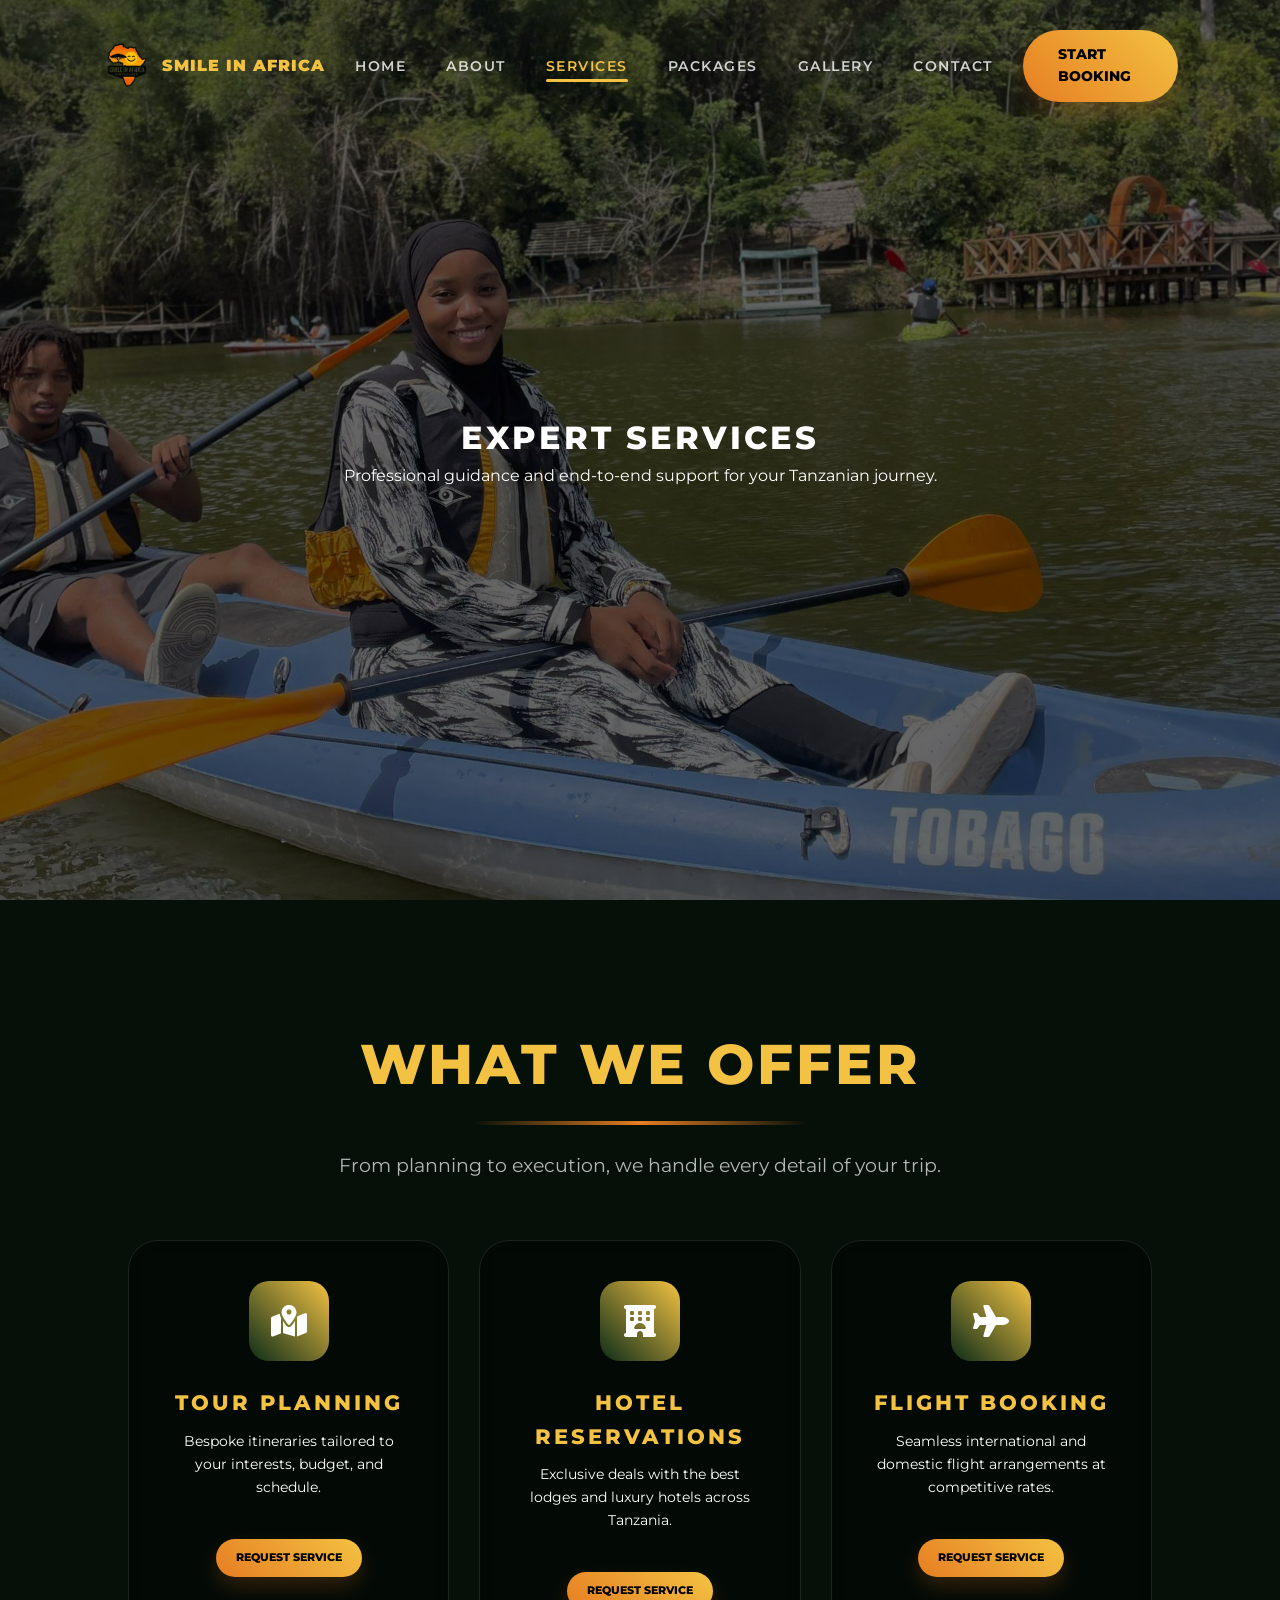
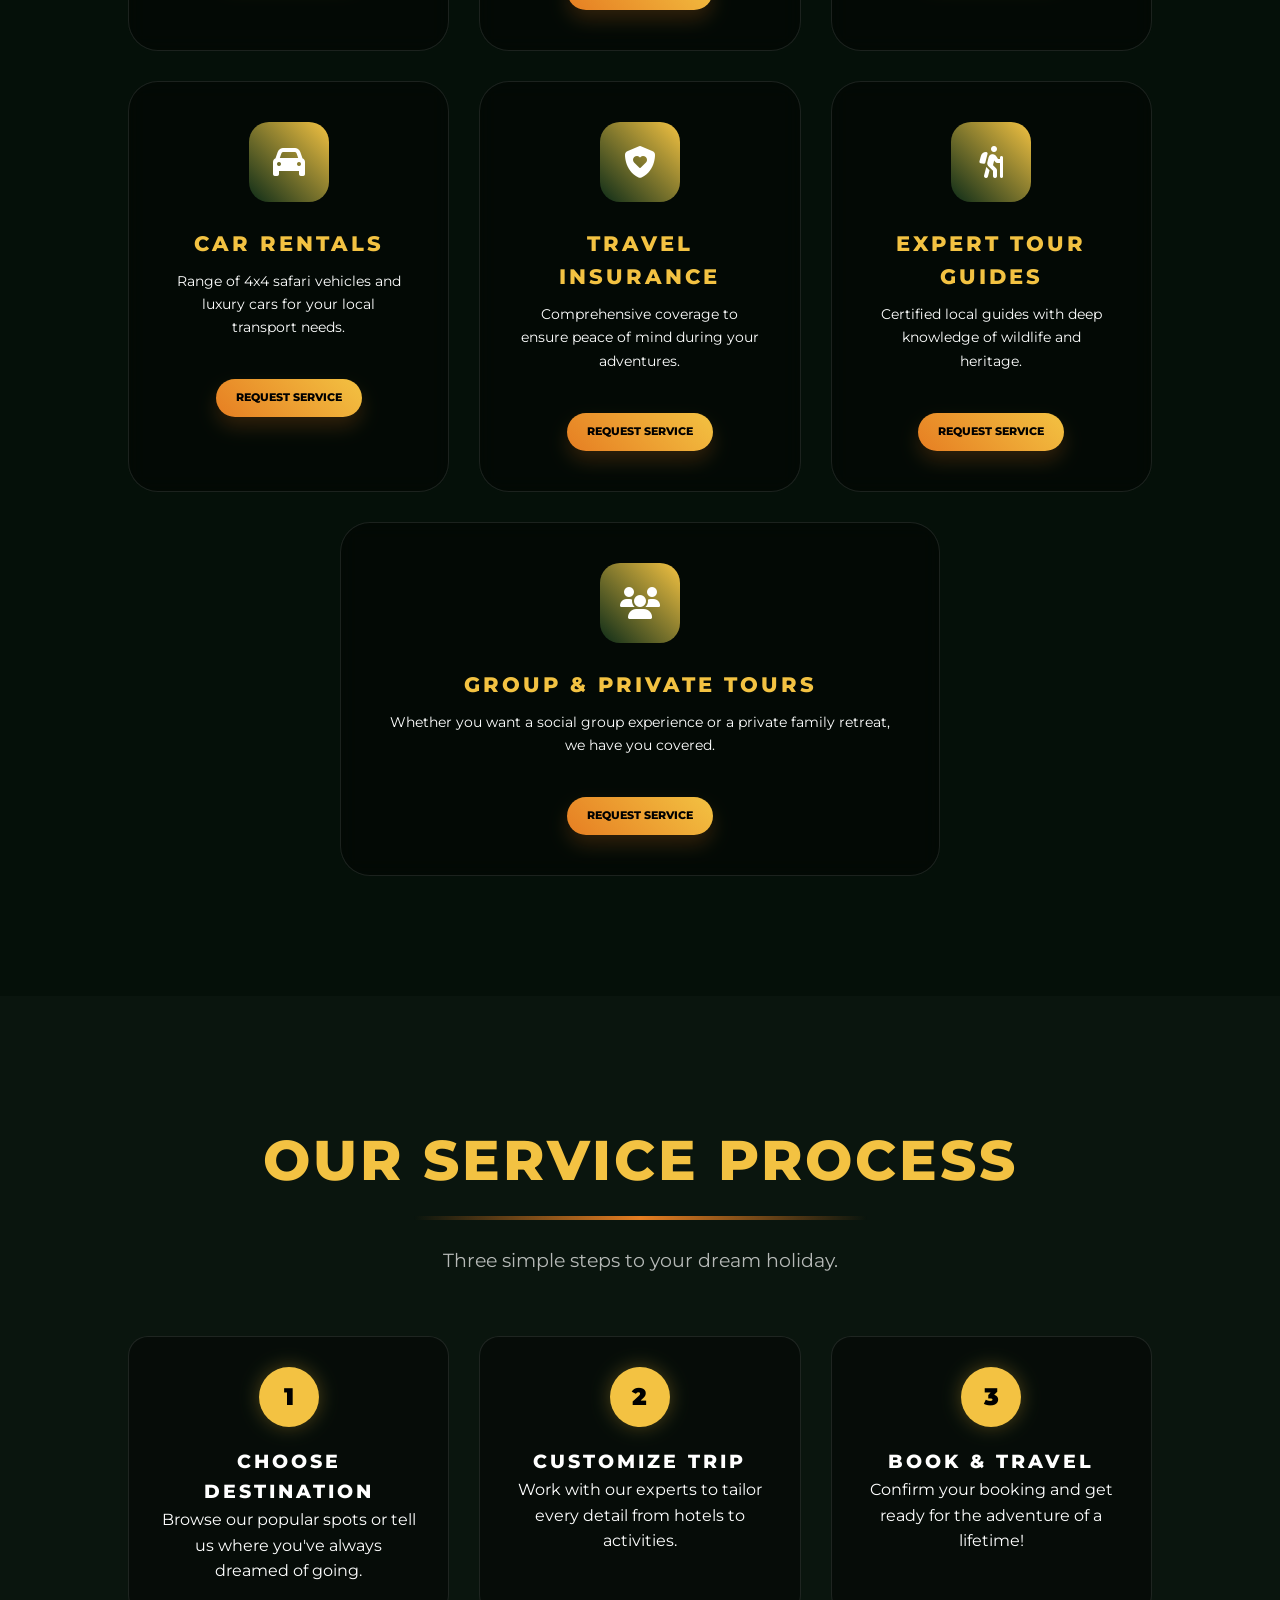
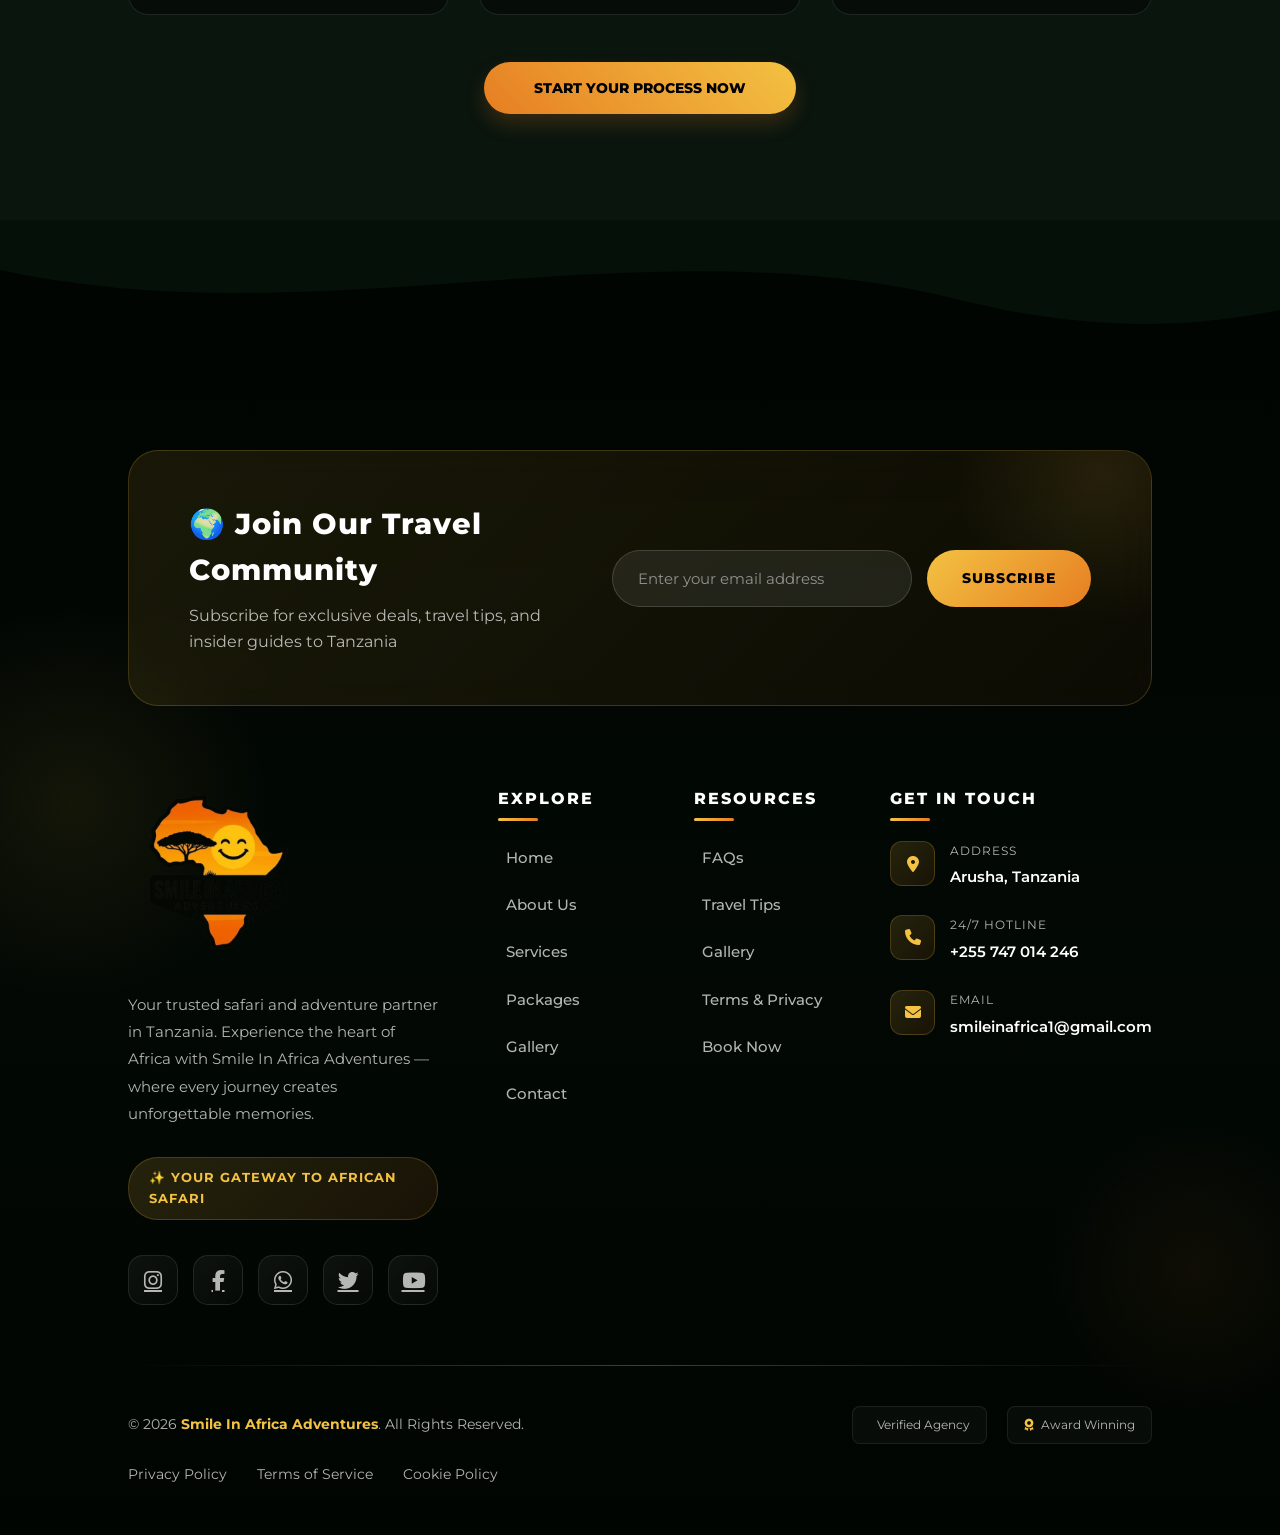
<file: services.html>
<!DOCTYPE html>
<html lang="en">

<head>
    <meta charset="UTF-8">
    <meta name="viewport" content="width=device-width, initial-scale=1.0">
    <title>Premium Travel Services | Smile In Africa Adventures</title>
    <meta name="description"
        content="Explore our professional tour services: Bespoke Safari Planning, Hotel Reservations, 4x4 Car Rentals, and Expert Local Guides in Tanzania.">
    <link href="https://fonts.googleapis.com/css2?family=Montserrat:wght@300;400;600;700;800;900&display=swap"
        rel="stylesheet">
    <link rel="stylesheet" href="https://cdnjs.cloudflare.com/ajax/libs/font-awesome/6.4.0/css/all.min.css">
    <link href="https://unpkg.com/aos@2.3.1/dist/aos.css" rel="stylesheet">
    <link rel="stylesheet" href="style.css">
</head>

<body>

    <!-- Professional Navigation -->
    <nav id="navbar" class="sticky">
        <a href="index.html" class="logo">
            <img src="logo.png" alt="Smile In Africa Adventures" class="nav-logo-img">
            <span class="logo-text">SMILE IN AFRICA</span>
        </a>
        <ul class="nav-links">
            <li><a href="index.html">Home</a></li>
            <li><a href="about.html">About</a></li>
            <li><a href="services.html" class="active">Services</a></li>
            <li><a href="packages.html">Packages</a></li>
            <li><a href="gallery.html">Gallery</a></li>
            <li><a href="contact.html">Contact</a></li>
        </ul>
        <div style="display: flex; align-items: center; gap: 20px;">
            <a href="booking.html" class="btn-cta">Start Booking</a>
            <div class="mobile-toggle"><i class="fas fa-bars"></i></div>
        </div>
    </nav>

    <!-- Hero Section -->
    <header class="subpage-hero"
        style="background-image: linear-gradient(rgba(0,0,0,0.6), rgba(0,0,0,0.6)), url('2026_02_13_04_07_IMG_7559.JPG');">
        <h1 data-aos="fade-down">Expert Services</h1>
        <p data-aos="fade-up">Professional guidance and end-to-end support for your Tanzanian journey.</p>
    </header>

    <!-- Services List -->
    <section>
        <div class="section-title" data-aos="fade-up">
            <h2>What We Offer</h2>
            <p>From planning to execution, we handle every detail of your trip.</p>
        </div>
        <div class="grid-container"
            style="display: grid; grid-template-columns: repeat(auto-fit, minmax(300px, 1fr)); gap: 30px;">

            <!-- Tour Planning -->
            <div class="card" data-aos="fade-up">
                <div class="card-content" style="text-align: center; padding: 40px;">
                    <div class="service-icon-box"><i class="fas fa-map-location-dot"></i></div>
                    <h3>Tour Planning</h3>
                    <p>Bespoke itineraries tailored to your interests, budget, and schedule.</p>
                    <a href="contact.html" class="btn-cta"
                        style="margin-top: 25px; display: inline-block; font-size: 0.7rem; padding: 10px 20px;">Request
                        Service</a>
                </div>
            </div>

            <!-- Hotel Reservations -->
            <div class="card" data-aos="fade-up" data-aos-delay="100">
                <div class="card-content" style="text-align: center; padding: 40px;">
                    <div class="service-icon-box"><i class="fas fa-hotel"></i></div>
                    <h3>Hotel Reservations</h3>
                    <p>Exclusive deals with the best lodges and luxury hotels across Tanzania.</p>
                    <a href="contact.html" class="btn-cta"
                        style="margin-top: 25px; display: inline-block; font-size: 0.7rem; padding: 10px 20px;">Request
                        Service</a>
                </div>
            </div>

            <!-- Flight Booking -->
            <div class="card" data-aos="fade-up" data-aos-delay="200">
                <div class="card-content" style="text-align: center; padding: 40px;">
                    <div class="service-icon-box"><i class="fas fa-plane"></i></div>
                    <h3>Flight Booking</h3>
                    <p>Seamless international and domestic flight arrangements at competitive rates.</p>
                    <a href="contact.html" class="btn-cta"
                        style="margin-top: 25px; display: inline-block; font-size: 0.7rem; padding: 10px 20px;">Request
                        Service</a>
                </div>
            </div>

            <!-- Car Rentals -->
            <div class="card" data-aos="fade-up">
                <div class="card-content" style="text-align: center; padding: 40px;">
                    <div class="service-icon-box"><i class="fas fa-car"></i></div>
                    <h3>Car Rentals</h3>
                    <p>Range of 4x4 safari vehicles and luxury cars for your local transport needs.</p>
                    <a href="contact.html" class="btn-cta"
                        style="margin-top: 25px; display: inline-block; font-size: 0.7rem; padding: 10px 20px;">Request
                        Service</a>
                </div>
            </div>

            <!-- Travel Insurance -->
            <div class="card" data-aos="fade-up" data-aos-delay="100">
                <div class="card-content" style="text-align: center; padding: 40px;">
                    <div class="service-icon-box"><i class="fas fa-shield-heart"></i></div>
                    <h3>Travel Insurance</h3>
                    <p>Comprehensive coverage to ensure peace of mind during your adventures.</p>
                    <a href="contact.html" class="btn-cta"
                        style="margin-top: 25px; display: inline-block; font-size: 0.7rem; padding: 10px 20px;">Request
                        Service</a>
                </div>
            </div>

            <!-- Tour Guides -->
            <div class="card" data-aos="fade-up" data-aos-delay="200">
                <div class="card-content" style="text-align: center; padding: 40px;">
                    <div class="service-icon-box"><i class="fas fa-person-hiking"></i></div>
                    <h3>Expert Tour Guides</h3>
                    <p>Certified local guides with deep knowledge of wildlife and heritage.</p>
                    <a href="contact.html" class="btn-cta"
                        style="margin-top: 25px; display: inline-block; font-size: 0.7rem; padding: 10px 20px;">Request
                        Service</a>
                </div>
            </div>

            <!-- Group & Private Tours -->
            <div class="card" data-aos="fade-up" style="grid-column: 1 / -1; max-width: 600px; margin: 0 auto;">
                <div class="card-content" style="text-align: center; padding: 40px;">
                    <div class="service-icon-box"><i class="fas fa-users"></i></div>
                    <h3>Group & Private Tours</h3>
                    <p>Whether you want a social group experience or a private family retreat, we have you covered.</p>
                    <a href="booking.html" class="btn-cta"
                        style="margin-top: 25px; display: inline-block; font-size: 0.7rem; padding: 10px 20px;">Request
                        Service</a>
                </div>
            </div>

        </div>
    </section>

    <!-- Service Process Section -->
    <section style="background: rgba(255,255,255,0.02);">
        <div class="section-title" data-aos="fade-up">
            <h2>Our Service Process</h2>
            <p>Three simple steps to your dream holiday.</p>
        </div>
        <div class="process-container" data-aos="fade-up">
            <!-- Step 1 -->
            <div class="process-step">
                <div class="step-number">1</div>
                <h3>Choose Destination</h3>
                <p>Browse our popular spots or tell us where you've always dreamed of going.</p>
            </div>
            <!-- Step 2 -->
            <div class="process-step">
                <div class="step-number">2</div>
                <h3>Customize Trip</h3>
                <p>Work with our experts to tailor every detail from hotels to activities.</p>
            </div>
            <!-- Step 3 -->
            <div class="process-step">
                <div class="step-number">3</div>
                <h3>Book & Travel</h3>
                <p>Confirm your booking and get ready for the adventure of a lifetime!</p>
            </div>
        </div>
        <div style="text-align: center; margin-top: 60px;" data-aos="zoom-in">
            <a href="booking.html" class="btn-cta" style="padding: 18px 50px;">Start Your Process Now</a>
        </div>
    </section>

    <!-- Premium Footer -->
    <div class="footer-wave">
        <svg viewBox="0 0 1440 150" preserveAspectRatio="none">
            <path class="wave-path" d="M0,50 C360,120 720,0 1080,80 C1260,120 1380,100 1440,90 L1440,150 L0,150 Z">
            </path>
        </svg>
    </div>
    <footer>
        <div class="footer-content">
            <!-- Newsletter CTA Section -->
            <div class="footer-cta" data-aos="fade-up">
                <div class="footer-cta-text">
                    <h3>🌍 Join Our Travel Community</h3>
                    <p>Subscribe for exclusive deals, travel tips, and insider guides to Tanzania</p>
                </div>
                <div class="footer-newsletter">
                    <input type="email" placeholder="Enter your email address">
                    <button type="button">Subscribe</button>
                </div>
            </div>

            <!-- Footer Grid -->
            <div class="footer-grid">
                <!-- Brand Column -->
                <div class="footer-brand">
                    <div class="logo">
                        <img src="logo.png" alt="Smile In Africa Adventures" class="footer-logo-img">
                    </div>
                    <p>Your trusted safari and adventure partner in Tanzania. Experience the heart of Africa with Smile
                        In Africa Adventures — where every journey creates unforgettable memories.</p>
                    <span class="footer-tagline">✨ Your Gateway to African Safari</span>
                    <div class="social-links">
                        <a href="#" class="instagram" aria-label="Instagram"><i class="fab fa-instagram"></i></a>
                        <a href="#" class="facebook" aria-label="Facebook"><i class="fab fa-facebook-f"></i></a>
                        <a href="#" class="whatsapp" aria-label="WhatsApp"><i class="fab fa-whatsapp"></i></a>
                        <a href="#" class="twitter" aria-label="Twitter"><i class="fab fa-twitter"></i></a>
                        <a href="#" class="youtube" aria-label="YouTube"><i class="fab fa-youtube"></i></a>
                    </div>
                </div>

                <!-- Quick Links -->
                <div class="footer-col">
                    <h4>Explore</h4>
                    <ul class="footer-links">
                        <li><a href="index.html">Home</a></li>
                        <li><a href="about.html">About Us</a></li>
                        <li><a href="services.html">Services</a></li>
                        <li><a href="packages.html">Packages</a></li>
                        <li><a href="gallery.html">Gallery</a></li>
                        <li><a href="contact.html">Contact</a></li>
                    </ul>
                </div>

                <!-- Resources -->
                <div class="footer-col">
                    <h4>Resources</h4>
                    <ul class="footer-links">
                        <li><a href="faq.html">FAQs</a></li>
                        <li><a href="#">Travel Tips</a></li>
                        <li><a href="gallery.html">Gallery</a></li>
                        <li><a href="#">Terms & Privacy</a></li>
                        <li><a href="booking.html">Book Now</a></li>
                    </ul>
                </div>

                <!-- Contact Info -->
                <div class="footer-col">
                    <h4>Get In Touch</h4>
                    <div class="footer-contact-item">
                        <div class="footer-contact-icon">
                            <i class="fas fa-location-dot"></i>
                        </div>
                        <div class="footer-contact-text">
                            <span>Address</span>
                            <p>Arusha, Tanzania</p>
                        </div>
                    </div>
                    <div class="footer-contact-item">
                        <div class="footer-contact-icon">
                            <i class="fas fa-phone"></i>
                        </div>
                        <div class="footer-contact-text">
                            <span>24/7 Hotline</span>
                            <a href="tel:+255747014246">+255 747 014 246</a>
                        </div>
                    </div>
                    <div class="footer-contact-item">
                        <div class="footer-contact-icon">
                            <i class="fas fa-envelope"></i>
                        </div>
                        <div class="footer-contact-text">
                            <span>Email</span>
                            <a href="mailto:smileinafrica1@gmail.com">smileinafrica1@gmail.com</a>
                        </div>
                    </div>
                </div>
            </div>

            <!-- Footer Divider -->
            <div class="footer-divider"></div>

            <!-- Footer Bottom -->
            <div class="footer-bottom">
                <p class="footer-copyright">
                    &copy; 2026 <span>Smile In Africa Adventures</span>. All Rights Reserved.
                </p>
                <div class="footer-badges">
                    <div class="footer-badge">
                        <i class="fas fa-shield-check"></i>
                        Verified Agency
                    </div>
                    <div class="footer-badge">
                        <i class="fas fa-award"></i>
                        Award Winning
                    </div>
                </div>
                <div class="footer-bottom-links">
                    <a href="#">Privacy Policy</a>
                    <a href="#">Terms of Service</a>
                    <a href="#">Cookie Policy</a>
                </div>
            </div>
        </div>
    </footer>

    <!-- Back to Top -->
    <div id="scroll-top"><i class="fas fa-chevron-up"></i></div>

    <script src="https://unpkg.com/aos@2.3.1/dist/aos.js"></script>
    <script src="script.js"></script>
</body>

</html>
</file>
<file: style.css>
/* Global Styles & Variables */
:root {
    --primary: #0d2c18;
    --primary-light: #1a4d2e;
    --secondary: #f3c242;
    --accent: #e67e22;
    --text-white: #ffffff;
    --text-dim: rgba(255, 255, 255, 0.7);
    --bg-dark: #051009;
    --card-bg: rgba(0, 0, 0, 0.4);
    --glass: rgba(255, 255, 255, 0.05);
    --glass-border: rgba(255, 255, 255, 0.1);
    --transition: all 0.4s cubic-bezier(0.165, 0.84, 0.44, 1);
    --shadow: 0 30px 60px rgba(0, 0, 0, 0.5);
}

* {
    margin: 0;
    padding: 0;
    box-sizing: border-box;
    font-family: 'Montserrat', sans-serif;
    scroll-behavior: smooth;
}

::selection {
    background: var(--secondary);
    color: #000;
}

body {
    background-color: var(--bg-dark);
    color: var(--text-white);
    overflow-x: hidden;
    line-height: 1.6;
    -webkit-font-smoothing: antialiased;
}

/* Custom Scrollbar */
::-webkit-scrollbar {
    width: 10px;
}

::-webkit-scrollbar-track {
    background: var(--bg-dark);
}

::-webkit-scrollbar-thumb {
    background: linear-gradient(var(--primary), var(--secondary));
    border-radius: 10px;
}

/* Typography Highlights */
h1,
h2,
h3,
h4,
h5,
h6,
.brand {
    text-transform: uppercase;
    letter-spacing: 3px;
    font-weight: 800;
}

.gradient-text {
    background: linear-gradient(45deg, var(--secondary) 0%, var(--accent) 100%);
    -webkit-background-clip: text;
    background-clip: text;
    -webkit-text-fill-color: transparent;
    display: inline-block;
}

/* Professional Navigation */
nav {
    position: fixed;
    top: 0;
    width: 100%;
    padding: 30px 8%;
    display: flex;
    justify-content: space-between;
    align-items: center;
    z-index: 1000;
    transition: var(--transition);
}

nav.sticky {
    padding: 15px 8%;
    background: rgba(13, 44, 24, 0.9);
    backdrop-filter: blur(20px);
    box-shadow: 0 10px 30px rgba(0, 0, 0, 0.5);
    border-bottom: 1px solid var(--glass-border);
}

.logo {
    font-size: 1.4rem;
    color: var(--secondary);
    display: flex;
    align-items: center;
    gap: 10px;
    text-decoration: none;
    font-weight: 900;
}

.nav-logo-img {
    height: 50px;
    width: auto;
    object-fit: contain;
    border-radius: 8px;
    transition: var(--transition);
}

nav.sticky .nav-logo-img {
    height: 40px;
}

.logo-text {
    font-size: 1rem;
    letter-spacing: 1px;
    white-space: nowrap;
}

/* Hero Oversized Logo */
.hero-logo-container {
    position: relative;
    z-index: 3;
    margin-bottom: -30px;
    display: flex;
    justify-content: center;
    align-items: center;
}

.hero-logo {
    width: 350px;
    height: auto;
    max-width: 90vw;
    filter: drop-shadow(0 20px 50px rgba(0, 0, 0, 0.5));
    animation: logoFloat 4s ease-in-out infinite;
    transition: var(--transition);
}

.hero-logo:hover {
    transform: scale(1.05);
    filter: drop-shadow(0 30px 60px rgba(243, 194, 66, 0.3));
}

@keyframes logoFloat {

    0%,
    100% {
        transform: translateY(0);
    }

    50% {
        transform: translateY(-15px);
    }
}

/* Preloader */
#preloader {
    position: fixed;
    top: 0;
    left: 0;
    width: 100%;
    height: 100vh;
    background: var(--bg-dark);
    display: flex;
    justify-content: center;
    align-items: center;
    z-index: 9999;
}

.loader {
    width: 50px;
    height: 50px;
    border: 5px solid var(--glass);
    border-top: 5px solid var(--secondary);
    border-radius: 50%;
    animation: spin 1s linear infinite;
}

@keyframes spin {
    0% {
        transform: rotate(0deg);
    }

    100% {
        transform: rotate(360deg);
    }
}

.nav-links {
    display: flex;
    list-style: none;
    gap: 40px;
}

/* Mobile Menu Toggle */
.mobile-toggle {
    display: none;
    font-size: 1.5rem;
    color: var(--secondary);
    cursor: pointer;
}

.nav-links a {
    text-decoration: none;
    color: var(--text-white);
    font-weight: 600;
    font-size: 0.85rem;
    transition: var(--transition);
    position: relative;
    text-transform: uppercase;
    letter-spacing: 1.5px;
    opacity: 0.8;
}

.nav-links a::after {
    content: '';
    position: absolute;
    bottom: -8px;
    left: 50%;
    transform: translateX(-50%);
    width: 0;
    height: 3px;
    background: var(--secondary);
    transition: var(--transition);
    border-radius: 4px;
}

.nav-links a:hover,
.nav-links a.active {
    opacity: 1;
    color: var(--secondary);
}

.nav-links a:hover::after,
.nav-links a.active::after {
    width: 100%;
}

.btn-cta {
    background: linear-gradient(45deg, var(--accent), var(--secondary));
    color: #000 !important;
    padding: 14px 35px;
    border-radius: 50px;
    text-decoration: none;
    font-weight: 800;
    font-size: 0.85rem;
    transition: var(--transition);
    box-shadow: 0 10px 20px rgba(230, 126, 34, 0.2);
    text-transform: uppercase;
    border: none;
    cursor: pointer;
}

.btn-cta:hover {
    transform: translateY(-5px) scale(1.05);
    box-shadow: 0 15px 30px rgba(230, 126, 34, 0.4);
}

/* Trip Chooser in Hero */
.hero-search {
    background: rgba(0, 0, 0, 0.6);
    backdrop-filter: blur(25px);
    padding: 35px;
    border-radius: 25px;
    border: 1px solid var(--glass-border);
    display: flex;
    gap: 30px;
    margin-top: 50px;
    width: 95%;
    max-width: 1100px;
    box-shadow: 0 40px 80px rgba(0, 0, 0, 0.6);
}

.search-item {
    flex: 1;
    text-align: left;
}

.search-item label {
    display: block;
    font-size: 0.8rem;
    font-weight: 800;
    color: var(--secondary);
    margin-bottom: 10px;
    text-transform: uppercase;
    letter-spacing: 1px;
}

.search-input {
    width: 100%;
    background: transparent;
    border: none;
    color: #fff;
    font-size: 1.1rem;
    font-weight: 600;
    outline: none;
}

.search-input::placeholder {
    color: rgba(255, 255, 255, 0.5);
}

/* Service Box Enhancements */
.service-icon-box {
    width: 80px;
    height: 80px;
    background: linear-gradient(45deg, var(--primary), var(--secondary));
    border-radius: 20px;
    display: flex;
    align-items: center;
    justify-content: center;
    font-size: 2rem;
    color: white;
    margin: 0 auto 25px;
    transition: var(--transition);
}

.card:hover .service-icon-box {
    transform: rotateY(180deg);
}

.btn-package {
    background: transparent;
    border: 2px solid var(--secondary);
    color: var(--secondary);
    padding: 10px 20px;
    border-radius: 50px;
    text-decoration: none;
    font-weight: 700;
    font-size: 0.8rem;
    transition: var(--transition);
}

.btn-package:hover {
    background: var(--secondary);
    color: #000;
}

.badge-offer {
    position: absolute;
    top: 20px;
    right: 20px;
    background: var(--accent);
    color: white;
    padding: 5px 15px;
    border-radius: 50px;
    font-weight: 900;
    font-size: 0.7rem;
    z-index: 5;
}

/* Advanced Hero */
.hero {
    background-color: #000;
}

.video-bg {
    position: absolute;
    top: 50%;
    left: 50%;
    width: 100%;
    height: 100%;
    object-fit: cover;
    transform: translate(-50%, -50%);
    z-index: 0;
}

.hero-overlay {
    position: absolute;
    top: 0;
    left: 0;
    width: 100%;
    height: 100%;
    background: linear-gradient(rgba(0, 0, 0, 0.4), rgba(0, 0, 0, 0.7));
    z-index: 1;
}


.subpage-hero {
    background-image: linear-gradient(rgba(0, 0, 0, 0.6), rgba(0, 0, 0, 0.6)), url('2026_02_13_04_07_IMG_7558.JPG');
}

.hero,
.subpage-hero {
    min-height: 100vh;
    width: 100%;
    display: flex;
    flex-direction: column;
    justify-content: center;
    align-items: center;
    text-align: center;
    padding: 100px 10%;
    background-size: cover;
    background-position: center;
    position: relative;
    overflow: hidden;
}

.hero::before {
    content: '';
    position: absolute;
    top: 50%;
    left: 50%;
    width: 151%;
    height: 151%;
    background: radial-gradient(circle, rgba(230, 126, 34, 0.1) 0%, transparent 70%);
    transform: translate(-50%, -50%);
    pointer-events: none;
    animation: pulse 10s infinite;
}

@keyframes pulse {

    0%,
    100% {
        opacity: 0.3;
        transform: translate(-50%, -50%) scale(1);
    }

    50% {
        opacity: 0.6;
        transform: translate(-50%, -50%) scale(1.2);
    }
}

.hero h1 {
    font-size: clamp(2.5rem, 8vw, 5.5rem);
    line-height: 1.1;
    margin-bottom: 25px;
    text-shadow: 0 10px 30px rgba(0, 0, 0, 0.5);
    font-weight: 900;
}

.hero p {
    font-size: clamp(1rem, 2vw, 1.4rem);
    max-width: 800px;
    color: var(--text-dim);
    margin-bottom: 45px;
    line-height: 1.6;
}

/* Sections & Organizing Content */
section {
    padding: 120px 10%;
    position: relative;
    z-index: 1;
}

section:nth-child(even) {
    background: rgba(255, 255, 255, 0.02);
}

.section-title {
    text-align: center;
    margin-bottom: 60px;
}

.section-title h2 {
    font-size: 3.5rem;
    color: var(--secondary);
    margin-bottom: 20px;
    position: relative;
    display: inline-block;
}

.section-title h2::after {
    content: '';
    position: absolute;
    bottom: -15px;
    left: 20%;
    width: 60%;
    height: 4px;
    background: linear-gradient(to right, transparent, var(--accent), transparent);
}

.section-title p {
    color: var(--text-dim);
    font-size: 1.2rem;
    max-width: 700px;
    margin: 20px auto 0;
}

/* Premium Cards */
.card {
    background: var(--card-bg);
    border-radius: 30px;
    border: 1px solid var(--glass-border);
    overflow: hidden;
    transition: var(--transition);
    backdrop-filter: blur(10px);
    height: 100%;
}

.card:hover {
    background: rgba(255, 255, 255, 0.08);
    border-color: var(--secondary);
    transform: translateY(-20px) scale(1.02);
    box-shadow: 0 40px 100px rgba(0, 0, 0, 0.7);
}

.card-img {
    height: 220px;
    overflow: hidden;
    position: relative;
}

.card-img img {
    width: 100%;
    height: 100%;
    object-fit: cover;
    transition: var(--transition);
}

.card:hover .card-img img {
    transform: scale(1.15);
}

.card-content {
    padding: 20px;
}

.card-content h3 {
    font-size: 1.3rem;
    color: var(--secondary);
    margin-bottom: 10px;
}

.card-content p {
    font-size: 0.9rem;
    margin-bottom: 15px;
}

/* Global Form Styles */
.input-group {
    margin-bottom: 25px;
    text-align: left;
}

.input-group label {
    display: block;
    font-size: 0.8rem;
    font-weight: 700;
    color: var(--secondary);
    margin-bottom: 10px;
    text-transform: uppercase;
    letter-spacing: 1px;
}

.input-field {
    width: 100%;
    background: rgba(255, 255, 255, 0.05);
    border: 1px solid var(--glass-border);
    padding: 15px 20px;
    border-radius: 12px;
    color: white;
    font-size: 0.95rem;
    outline: none;
    transition: var(--transition);
}

.input-field:focus {
    border-color: var(--secondary);
    background: rgba(255, 255, 255, 0.08);
    box-shadow: 0 0 15px rgba(243, 194, 66, 0.1);
}

textarea.input-field {
    resize: none;
}

/* Choice Cards in Booking */
.choice-card {
    background: var(--glass);
    border: 1px solid var(--glass-border);
    padding: 30px;
    border-radius: 20px;
    text-align: center;
    cursor: pointer;
    transition: var(--transition);
}

.choice-card i {
    font-size: 2.5rem;
    color: var(--secondary);
    margin-bottom: 15px;
    display: block;
}

.choice-card span {
    font-weight: 700;
    font-size: 0.9rem;
}

.choice-card.selected {
    background: var(--secondary);
    color: #000;
}

.choice-card.selected i {
    color: #000;
}


/* Booking Multi-Step (The Professional Look) */
.booking-window {
    background: rgba(0, 0, 0, 0.4);
    border-radius: 40px;
    backdrop-filter: blur(40px);
    border: 1px solid var(--glass-border);
    max-width: 1200px;
    margin: 0 auto;
    display: flex;
    overflow: hidden;
    box-shadow: 0 40px 100px rgba(0, 0, 0, 0.6);
}

.booking-nav {
    width: 350px;
    background: linear-gradient(to bottom, var(--primary), #051009);
    padding: 60px 40px;
    display: flex;
    flex-direction: column;
    gap: 40px;
}

.step-item {
    display: flex;
    align-items: center;
    gap: 20px;
    opacity: 0.4;
    transition: 0.5s;
    transform: translateX(-10px);
}

.step-item.active {
    opacity: 1;
    color: var(--secondary);
    transform: translateX(0);
}

.step-circle {
    width: 45px;
    height: 45px;
    border-radius: 50%;
    border: 2px solid currentColor;
    display: flex;
    align-items: center;
    justify-content: center;
    font-weight: 900;
    font-size: 1.1rem;
    box-shadow: 0 0 20px rgba(243, 194, 66, 0.2);
}

.booking-body {
    padding: 80px;
    flex: 1;
    position: relative;
}

/* Testimonials */
.testimonial-card {
    background: var(--glass);
    padding: 50px;
    border-radius: 30px;
    border: 1px solid var(--glass-border);
    margin: 20px;
    text-align: left;
}

.user-info {
    display: flex;
    align-items: center;
    gap: 20px;
    margin-top: 30px;
}

.user-info img {
    width: 60px;
    height: 60px;
    border-radius: 50%;
    border: 2px solid var(--secondary);
}

.user-info h4 {
    color: var(--secondary);
    margin-bottom: 2px;
    text-transform: none;
    letter-spacing: 1px;
}

/* ============================================
   PREMIUM FOOTER STYLES
   ============================================ */

/* Wave Separator */
.footer-wave {
    position: relative;
    width: 100%;
    height: 150px;
    overflow: hidden;
    background: transparent;
}

.footer-wave svg {
    position: absolute;
    bottom: 0;
    left: 0;
    width: 100%;
    height: 100%;
}

.footer-wave .wave-path {
    fill: #010502;
}

/* Main Footer */
footer {
    background: linear-gradient(180deg, #010502 0%, #020804 50%, #010502 100%);
    padding: 0 0 0 0;
    position: relative;
    overflow: hidden;
}

/* Footer Glow Effects */
footer::before {
    content: '';
    position: absolute;
    top: 20%;
    left: -10%;
    width: 400px;
    height: 400px;
    background: radial-gradient(circle, rgba(243, 194, 66, 0.08) 0%, transparent 70%);
    border-radius: 50%;
    pointer-events: none;
    animation: footerGlow 8s ease-in-out infinite alternate;
}

footer::after {
    content: '';
    position: absolute;
    bottom: 10%;
    right: -5%;
    width: 300px;
    height: 300px;
    background: radial-gradient(circle, rgba(230, 126, 34, 0.06) 0%, transparent 70%);
    border-radius: 50%;
    pointer-events: none;
    animation: footerGlow 10s ease-in-out infinite alternate-reverse;
}

@keyframes footerGlow {
    0% {
        opacity: 0.3;
        transform: scale(1);
    }

    100% {
        opacity: 0.7;
        transform: scale(1.2);
    }
}

.footer-content {
    position: relative;
    z-index: 1;
    padding: 80px 10% 50px;
}

/* Footer Top Section with CTA */
.footer-cta {
    background: linear-gradient(135deg, rgba(243, 194, 66, 0.1) 0%, rgba(230, 126, 34, 0.05) 100%);
    border: 1px solid rgba(243, 194, 66, 0.2);
    border-radius: 30px;
    padding: 50px 60px;
    display: flex;
    justify-content: space-between;
    align-items: center;
    gap: 40px;
    margin-bottom: 80px;
    backdrop-filter: blur(20px);
    position: relative;
    overflow: hidden;
}

.footer-cta::before {
    content: '';
    position: absolute;
    top: -50%;
    right: -10%;
    width: 300px;
    height: 300px;
    background: radial-gradient(circle, rgba(243, 194, 66, 0.1) 0%, transparent 70%);
    border-radius: 50%;
    pointer-events: none;
}

.footer-cta-text h3 {
    font-size: 1.8rem;
    color: var(--text-white);
    margin-bottom: 10px;
    text-transform: none;
    letter-spacing: 1px;
}

.footer-cta-text p {
    color: var(--text-dim);
    font-size: 1rem;
}

.footer-newsletter {
    display: flex;
    gap: 15px;
    position: relative;
    z-index: 1;
}

.footer-newsletter input {
    background: rgba(255, 255, 255, 0.08);
    border: 1px solid rgba(255, 255, 255, 0.15);
    padding: 18px 25px;
    border-radius: 50px;
    color: white;
    font-size: 0.95rem;
    width: 300px;
    outline: none;
    transition: var(--transition);
}

.footer-newsletter input:focus {
    border-color: var(--secondary);
    background: rgba(255, 255, 255, 0.12);
    box-shadow: 0 0 25px rgba(243, 194, 66, 0.15);
}

.footer-newsletter input::placeholder {
    color: rgba(255, 255, 255, 0.5);
}

.footer-newsletter button {
    background: linear-gradient(135deg, var(--secondary) 0%, var(--accent) 100%);
    color: #000;
    padding: 18px 35px;
    border-radius: 50px;
    border: none;
    font-weight: 800;
    font-size: 0.85rem;
    text-transform: uppercase;
    letter-spacing: 1px;
    cursor: pointer;
    transition: var(--transition);
    white-space: nowrap;
}

.footer-newsletter button:hover {
    transform: translateY(-3px);
    box-shadow: 0 15px 35px rgba(243, 194, 66, 0.3);
}

/* Footer Grid */
.footer-grid {
    display: grid;
    grid-template-columns: 2fr 1fr 1fr 1.5fr;
    gap: 60px;
    margin-bottom: 60px;
}

/* Footer Brand Column */
.footer-brand {
    max-width: 350px;
}

.footer-brand .logo {
    font-size: 1.6rem;
    margin-bottom: 25px;
    display: inline-flex;
    align-items: center;
    gap: 12px;
}

.footer-brand .logo i {
    color: var(--secondary);
    font-size: 1.4rem;
}

.footer-logo-img {
    width: 180px;
    height: auto;
    object-fit: contain;
    border-radius: 10px;
    transition: var(--transition);
}

.footer-logo-img:hover {
    transform: scale(1.05);
    filter: drop-shadow(0 10px 30px rgba(243, 194, 66, 0.3));
}

.footer-brand p {
    color: var(--text-dim);
    line-height: 1.8;
    margin-bottom: 30px;
    font-size: 0.95rem;
}

.footer-tagline {
    display: inline-block;
    padding: 10px 20px;
    background: linear-gradient(135deg, rgba(243, 194, 66, 0.15) 0%, rgba(230, 126, 34, 0.1) 100%);
    border: 1px solid rgba(243, 194, 66, 0.2);
    border-radius: 30px;
    font-size: 0.8rem;
    color: var(--secondary);
    font-weight: 700;
    letter-spacing: 1px;
    text-transform: uppercase;
}

/* Footer Columns */
.footer-col h4 {
    color: var(--text-white);
    margin-bottom: 30px;
    font-size: 1rem;
    position: relative;
    display: inline-block;
    text-transform: uppercase;
    letter-spacing: 2px;
}

.footer-col h4::after {
    content: '';
    position: absolute;
    bottom: -10px;
    left: 0;
    width: 40px;
    height: 3px;
    background: linear-gradient(90deg, var(--secondary), var(--accent));
    border-radius: 10px;
}

.footer-links {
    list-style: none;
}

.footer-links li {
    margin-bottom: 18px;
}

.footer-links a {
    color: var(--text-dim);
    text-decoration: none;
    transition: var(--transition);
    font-weight: 500;
    font-size: 0.95rem;
    display: inline-flex;
    align-items: center;
    gap: 8px;
}

.footer-links a::before {
    content: '';
    width: 0;
    height: 2px;
    background: var(--secondary);
    transition: var(--transition);
}

.footer-links a:hover {
    color: var(--secondary);
    transform: translateX(8px);
}

.footer-links a:hover::before {
    width: 15px;
}

/* Footer Contact Info */
.footer-contact-item {
    display: flex;
    align-items: flex-start;
    gap: 15px;
    margin-bottom: 25px;
}

.footer-contact-icon {
    width: 45px;
    height: 45px;
    min-width: 45px;
    background: linear-gradient(135deg, rgba(243, 194, 66, 0.15) 0%, rgba(230, 126, 34, 0.1) 100%);
    border: 1px solid rgba(243, 194, 66, 0.2);
    border-radius: 12px;
    display: flex;
    align-items: center;
    justify-content: center;
    color: var(--secondary);
    font-size: 1rem;
    transition: var(--transition);
}

.footer-contact-item:hover .footer-contact-icon {
    background: var(--secondary);
    color: #000;
    transform: rotate(10deg);
}

.footer-contact-text span {
    display: block;
    color: var(--text-dim);
    font-size: 0.75rem;
    text-transform: uppercase;
    letter-spacing: 1px;
    margin-bottom: 5px;
}

.footer-contact-text a,
.footer-contact-text p {
    color: var(--text-white);
    font-weight: 600;
    text-decoration: none;
    font-size: 0.95rem;
    margin: 0;
    transition: var(--transition);
}

.footer-contact-text a:hover {
    color: var(--secondary);
}

/* Social Links - Premium Style */
.social-links {
    display: flex;
    gap: 15px;
    margin-top: 35px;
}

.social-links a {
    width: 50px;
    height: 50px;
    background: linear-gradient(135deg, rgba(255, 255, 255, 0.05) 0%, rgba(255, 255, 255, 0.02) 100%);
    border: 1px solid rgba(255, 255, 255, 0.1);
    display: flex;
    align-items: center;
    justify-content: center;
    border-radius: 15px;
    color: var(--text-dim);
    font-size: 1.3rem;
    transition: var(--transition);
    position: relative;
    overflow: hidden;
}

.social-links a::before {
    content: '';
    position: absolute;
    top: 0;
    left: 0;
    width: 100%;
    height: 100%;
    background: linear-gradient(135deg, var(--secondary), var(--accent));
    opacity: 0;
    transition: var(--transition);
}

.social-links a i {
    position: relative;
    z-index: 1;
    transition: var(--transition);
}

.social-links a:hover {
    border-color: var(--secondary);
    transform: translateY(-5px) scale(1.05);
    box-shadow: 0 15px 30px rgba(243, 194, 66, 0.2);
}

.social-links a:hover::before {
    opacity: 1;
}

.social-links a:hover i {
    color: #000;
    transform: scale(1.1);
}

/* Individual Social Colors on Hover */
.social-links a.instagram:hover {
    box-shadow: 0 15px 30px rgba(225, 48, 108, 0.3);
}

.social-links a.facebook:hover {
    box-shadow: 0 15px 30px rgba(59, 89, 152, 0.3);
}

.social-links a.whatsapp:hover {
    box-shadow: 0 15px 30px rgba(37, 211, 102, 0.3);
}

.social-links a.twitter:hover {
    box-shadow: 0 15px 30px rgba(29, 161, 242, 0.3);
}

.social-links a.youtube:hover {
    box-shadow: 0 15px 30px rgba(255, 0, 0, 0.3);
}

/* Footer Divider */
.footer-divider {
    height: 1px;
    background: linear-gradient(90deg, transparent, rgba(243, 194, 66, 0.3), transparent);
    margin-bottom: 40px;
}

/* Footer Bottom Bar */
.footer-bottom {
    display: flex;
    justify-content: space-between;
    align-items: center;
    flex-wrap: wrap;
    gap: 20px;
}

.footer-copyright {
    color: var(--text-dim);
    font-size: 0.85rem;
}

.footer-copyright span {
    color: var(--secondary);
    font-weight: 700;
}

.footer-bottom-links {
    display: flex;
    gap: 30px;
}

.footer-bottom-links a {
    color: var(--text-dim);
    font-size: 0.85rem;
    text-decoration: none;
    transition: var(--transition);
}

.footer-bottom-links a:hover {
    color: var(--secondary);
}

/* Footer Badges */
.footer-badges {
    display: flex;
    gap: 20px;
    align-items: center;
}

.footer-badge {
    display: flex;
    align-items: center;
    gap: 8px;
    padding: 8px 16px;
    background: rgba(255, 255, 255, 0.03);
    border: 1px solid rgba(255, 255, 255, 0.08);
    border-radius: 8px;
    font-size: 0.75rem;
    color: var(--text-dim);
}

.footer-badge i {
    color: var(--secondary);
}

/* Responsive Adjustments */
@media (max-width: 1200px) {
    .footer-grid {
        grid-template-columns: 1fr 1fr;
    }
}

/* Back to Top */
#scroll-top {
    position: fixed;
    bottom: 30px;
    right: 30px;
    width: 50px;
    height: 50px;
    background: var(--secondary);
    color: #000;
    border-radius: 12px;
    display: flex;
    align-items: center;
    justify-content: center;
    cursor: pointer;
    z-index: 1000;
    transition: var(--transition);
    opacity: 0;
    visibility: hidden;
    box-shadow: 0 10px 20px rgba(0, 0, 0, 0.3);
}

#scroll-top.visible {
    opacity: 1;
    visibility: visible;
}

#scroll-top:hover {
    transform: translateY(-5px);
    background: var(--accent);
    color: white;
}

/* Toast Notification */
.toast {
    position: fixed;
    top: 100px;
    right: 30px;
    background: var(--primary);
    border-left: 5px solid var(--secondary);
    padding: 20px 30px;
    border-radius: 10px;
    color: white;
    z-index: 9999;
    transform: translateX(200%);
    transition: 0.5s cubic-bezier(0.175, 0.885, 0.32, 1.275);
    box-shadow: 0 10px 30px rgba(0, 0, 0, 0.5);
}

.toast.show {
    transform: translateX(0);
}

/* Global Grid Container */
.grid-container {
    display: grid;
    grid-template-columns: repeat(auto-fit, minmax(280px, 1fr));
    gap: 25px;
    width: 100%;
}

/* Team Styles */
.team-grid {

    display: grid;
    grid-template-columns: repeat(auto-fit, minmax(280px, 1fr));
    gap: 20px;
    width: 100%;
}

.team-card {
    background: var(--card-bg);
    border-radius: 20px;
    padding: 30px;
    text-align: center;
    border: 1px solid var(--glass-border);
    transition: var(--transition);
}

.team-card:hover {
    transform: translateY(-10px);
    border-color: var(--secondary);
}

.team-img {
    width: 120px;
    height: 120px;
    border-radius: 50%;
    object-fit: cover;
    margin-bottom: 20px;
    border: 3px solid var(--secondary);
}

.team-role {
    color: var(--secondary);
    font-size: 0.8rem;
    font-weight: 700;
    text-transform: uppercase;
    margin-bottom: 15px;
}

/* Certifications Styles */
.cert-grid {
    display: flex;
    justify-content: center;
    gap: 50px;
    flex-wrap: wrap;
    margin-top: 40px;
}

.cert-item {
    text-align: center;
    max-width: 150px;
    opacity: 0.7;
    transition: var(--transition);
}

.cert-item:hover {
    opacity: 1;
    transform: scale(1.1);
}

.cert-item i {
    font-size: 3rem;
    color: var(--secondary);
    margin-bottom: 15px;
}


/* Process Steps Styling */
.process-container {
    display: flex;
    justify-content: space-between;
    gap: 30px;
    margin-top: 50px;
    position: relative;
}

.process-step {
    flex: 1;
    text-align: center;
    position: relative;
    padding: 30px;
    background: var(--card-bg);
    border-radius: 20px;
    border: 1px solid var(--glass-border);
    transition: var(--transition);
}

.process-step:hover {
    transform: translateY(-10px);
    border-color: var(--secondary);
}

.step-number {
    width: 60px;
    height: 60px;
    background: var(--secondary);
    color: #000;
    border-radius: 50%;
    display: flex;
    align-items: center;
    justify-content: center;
    font-size: 1.5rem;
    font-weight: 900;
    margin: 0 auto 20px;
    box-shadow: 0 0 20px rgba(243, 194, 66, 0.3);
}

/* Filter Bar */
.filter-bar {
    background: var(--glass);
    padding: 25px;
    border-radius: 20px;
    border: 1px solid var(--glass-border);
    margin-bottom: 50px;
    display: flex;
    flex-wrap: wrap;
    gap: 20px;
    align-items: flex-end;
}

.filter-group {
    flex: 1;
    min-width: 200px;
}

.filter-group label {
    display: block;
    font-size: 0.75rem;
    font-weight: 700;
    color: var(--secondary);
    margin-bottom: 8px;
    text-transform: uppercase;
}

.filter-select {
    width: 100%;
    background: rgba(255, 255, 255, 0.05);
    border: 1px solid var(--glass-border);
    padding: 12px;
    border-radius: 10px;
    color: white;
    outline: none;
}

.filter-select option {
    background: var(--bg-dark);
}

/* Package Highlights */
.pkg-highlights {
    display: flex;
    flex-wrap: wrap;
    gap: 10px;
    margin: 15px 0;
}

.highlight-tag {
    background: rgba(243, 194, 66, 0.1);
    color: var(--secondary);
    padding: 5px 12px;
    border-radius: 20px;
    font-size: 0.7rem;
    font-weight: 700;
}

.pkg-meta {
    display: flex;
    gap: 15px;
    font-size: 0.8rem;
    color: var(--text-dim);
    margin-bottom: 15px;
}

.pkg-meta i {
    color: var(--secondary);
}

.payment-methods {
    display: flex;
    gap: 20px;
    font-size: 1.5rem;
    color: var(--text-dim);
    margin-top: 15px;
}

@media (max-width: 991px) {
    .process-container {
        flex-direction: column;
    }
}



@media (max-width: 991px) {
    .nav-links {
        position: fixed;
        top: 0;
        right: -100%;
        width: 100%;
        height: 100vh;
        background: rgba(13, 44, 24, 0.98);
        backdrop-filter: blur(20px);
        flex-direction: column;
        justify-content: center;
        align-items: center;
        transition: 0.5s;
        z-index: 1001;
        display: flex !important;
        /* Force flex when active */
    }

    .nav-links.active {
        right: 0;
    }

    .mobile-toggle {
        display: block;
        z-index: 1002;
    }

    .booking-window {
        flex-direction: column;
    }

    .booking-nav {
        width: 100%;
        flex-direction: row;
        flex-wrap: wrap;
        padding: 30px;
    }

    .hero h1 {
        font-size: 3rem;
    }

    section {
        padding: 100px 5%;
    }

    .cinematic-section {
        min-height: 40vh !important;
    }
}

@media (max-width: 768px) {
    .hero h1 {
        font-size: 2.2rem;
    }

    .footer-grid {
        grid-template-columns: 1fr;
        gap: 40px;
    }

    .hero-search {
        flex-direction: column;
    }

    /* Footer Responsive Styles */
    .footer-wave {
        height: 80px;
    }

    .footer-content {
        padding: 50px 5% 40px;
    }

    .footer-cta {
        flex-direction: column;
        text-align: center;
        padding: 35px 25px;
        gap: 25px;
    }

    .footer-cta-text h3 {
        font-size: 1.4rem;
    }

    .footer-newsletter {
        flex-direction: column;
        width: 100%;
    }

    .footer-newsletter input {
        width: 100%;
    }

    .footer-newsletter button {
        width: 100%;
    }

    .footer-brand {
        text-align: center;
        max-width: 100%;
    }

    .footer-brand .logo {
        justify-content: center;
    }

    .footer-col h4::after {
        left: 50%;
        transform: translateX(-50%);
    }

    .footer-col {
        text-align: center;
    }

    .footer-links a {
        justify-content: center;
    }

    .footer-contact-item {
        flex-direction: column;
        align-items: center;
        text-align: center;
    }

    .social-links {
        justify-content: center;
    }

    .footer-divider {
        margin-bottom: 30px;
    }

    .footer-bottom {
        flex-direction: column;
        text-align: center;
    }

    .footer-bottom-links {
        flex-wrap: wrap;
        justify-content: center;
        gap: 15px;
    }

    .footer-badges {
        flex-wrap: wrap;
        justify-content: center;
    }
}

/* Itinerary Timeline Styles */
.itinerary-section {
    background: #051009;
    padding: 100px 10%;
    color: white;
}

.itinerary-container {
    max-width: 800px;
    margin: 0 auto;
    position: relative;
    padding-left: 50px;
}

.itinerary-container::before {
    content: '';
    position: absolute;
    left: 20px;
    top: 0;
    bottom: 0;
    width: 2px;
    background: var(--secondary);
    opacity: 0.3;
}

.itinerary-item {
    position: relative;
    margin-bottom: 50px;
    padding-left: 10px;
}

.itinerary-item::before {
    content: '';
    position: absolute;
    left: -38px;
    top: 8px;
    width: 16px;
    height: 16px;
    background: var(--secondary);
    border-radius: 50%;
    box-shadow: 0 0 15px rgba(243, 194, 66, 0.4);
    z-index: 2;
}

.itinerary-day-label {
    font-size: 1.1rem;
    font-weight: 800;
    color: #fff;
    margin-bottom: 5px;
    display: block;
}

.itinerary-day-label span {
    color: var(--secondary);
    margin-right: 10px;
}

.itinerary-title {
    font-size: 1.1rem;
    font-weight: 600;
    color: var(--text-dim);
    margin-bottom: 15px;
}

.itinerary-map {
    margin-top: 40px;
    border-radius: 0;
    overflow: hidden;
    border: none;
    position: relative;
    background: #2a2a2a;
}

.itinerary-map img {
    width: 100%;
    height: auto;
    display: block;
    mix-blend-mode: multiply;
}

.map-zoom-icon {
    position: absolute;
    top: 50%;
    left: 50%;
    transform: translate(-50%, -50%);
    width: 80px;
    height: 80px;
    background: var(--secondary);
    border-radius: 50%;
    display: flex;
    align-items: center;
    justify-content: center;
    font-size: 2rem;
    color: #000;
    box-shadow: 0 10px 30px rgba(243, 194, 66, 0.4);
    cursor: pointer;
    transition: var(--transition);
}

.map-zoom-icon:hover {
    transform: translate(-50%, -50%) scale(1.1);
}

.btn-request-trip {
    display: block;
    width: 100%;
    background: #800000;
    color: white;
    text-align: center;
    padding: 20px;
    border-radius: 40px;
    text-decoration: none;
    font-weight: 900;
    text-transform: uppercase;
    letter-spacing: 2px;
    transition: var(--transition);
    border: none;
    cursor: pointer;
    margin-top: 20px;
    font-size: 1.1rem;
}

.btn-request-trip:hover {
    background: #a00000;
    transform: scale(1.02);
}

.itinerary-dropdown {
    background: #333333;
    padding: 15px 25px;
    border-radius: 4px;
    display: flex;
    justify-content: space-between;
    align-items: center;
    margin-bottom: 30px;
    cursor: pointer;
}

.itinerary-dropdown .dropdown-text {
    font-weight: 800;
    color: #fff;
    letter-spacing: 1px;
    text-transform: uppercase;
}

.itinerary-dropdown .dropdown-icon {
    color: var(--secondary);
    font-size: 1.2rem;
}

.itinerary-title-main {
    font-family: 'Montserrat', sans-serif;
    font-weight: 900;
    font-size: 2.2rem;
    color: var(--secondary);
    margin-bottom: 30px;
    text-transform: uppercase;
}



/* FAQ Styles */
.faq-container {
    max-width: 800px;
    margin: 50px auto;
}

.faq-item {
    background: var(--glass);
    border: 1px solid var(--glass-border);
    border-radius: 20px;
    margin-bottom: 20px;
    overflow: hidden;
    transition: var(--transition);
}

.faq-question {
    padding: 25px 35px;
    display: flex;
    justify-content: space-between;
    align-items: center;
    cursor: pointer;
    font-weight: 700;
    color: var(--secondary);
    font-size: 1.05rem;
}

.faq-answer {
    padding: 0 35px 30px;
    color: var(--text-dim);
    line-height: 1.8;
    display: none;
    font-size: 0.95rem;
}

.faq-item.active .faq-answer {
    display: block;
    animation: fadeIn 0.5s ease;
}

.faq-item.active {
    border-color: var(--secondary);
    background: rgba(255, 255, 255, 0.08);
    transform: scale(1.01);
}

.faq-question i {
    transition: var(--transition);
}

.faq-item.active .faq-question i {
    transform: rotate(180deg);
}

/* Choice Cards (Booking Improvements) */
.choice-card {
    background: var(--glass);
    border: 1px solid var(--glass-border);
    padding: 35px 20px;
    border-radius: 25px;
    text-align: center;
    cursor: pointer;
    transition: var(--transition);
    display: flex;
    flex-direction: column;
    align-items: center;
    gap: 15px;
    height: 100%;
}

.choice-card i {
    font-size: 2.5rem;
    color: var(--secondary);
    transition: var(--transition);
}

.choice-card span {
    font-weight: 800;
    font-size: 0.9rem;
    text-transform: uppercase;
    letter-spacing: 1px;
}

.choice-card:hover {
    background: rgba(255, 255, 255, 0.1);
    transform: translateY(-10px);
    border-color: var(--secondary);
}

.choice-card.selected {
    background: linear-gradient(135deg, var(--secondary) 0%, var(--accent) 100%);
    color: #000;
    border-color: transparent;
    box-shadow: 0 15px 30px rgba(243, 194, 66, 0.3);
}

.choice-card.selected i {
    color: #000;
}

@keyframes fadeIn {
    from {
        opacity: 0;
        transform: translateY(-10px);
    }

    to {
        opacity: 1;
        transform: translateY(0);
    }
}

/* Booking Page Layout */
.page-wrap {
    padding: 120px 5% 50px;
    min-height: 100vh;
    display: flex;
    align-items: center;
    justify-content: center;
    background: radial-gradient(circle at top right, #0d2c18, #051009);
}

/* ============================================
   RESPONSIVE DESIGN & FIXES
   ============================================ */

nav {
    gap: 30px; /* Prevent items from touching when space is tight */
}

@media (max-width: 1150px) {
    nav {
        padding: 20px 4%;
    }
    
    .nav-links {
        gap: 15px; /* Reduce gap between links */
    }
    
    .logo-text {
        font-size: 0.85rem;
    }
}

@media (max-width: 950px) {
    .nav-links {
        position: absolute;
        top: 100%;
        left: 0;
        width: 100%;
        background: rgba(13, 44, 24, 0.95);
        backdrop-filter: blur(20px);
        flex-direction: column;
        align-items: center;
        padding: 40px 0;
        gap: 30px;
        clip-path: polygon(0 0, 100% 0, 100% 0, 0 0);
        transition: var(--transition);
        border-bottom: 1px solid var(--glass-border);
    }
    
    .nav-links.active {
        clip-path: polygon(0 0, 100% 0, 100% 100%, 0 100%);
    }
    
    .mobile-toggle {
        display: block;
    }
}

/* ============================================
   PREMIUM GALLERY STYLES
   ============================================ */

.gallery-grid {
    display: grid;
    grid-template-columns: repeat(auto-fill, minmax(300px, 1fr));
    grid-auto-rows: 250px;
    grid-gap: 20px;
    gap: 20px;
    padding: 20px 0;
    grid-auto-flow: dense;
}

.gallery-item {
    position: relative;
    border-radius: 20px;
    overflow: hidden;
    cursor: pointer;
    box-shadow: 0 10px 30px rgba(0, 0, 0, 0.4);
    border: 1px solid var(--glass-border);
    transition: var(--transition);
}

.gallery-item:hover {
    transform: translateY(-10px) scale(1.02);
    box-shadow: 0 20px 50px rgba(243, 194, 66, 0.2);
    border-color: var(--secondary);
    z-index: 2;
}

.gallery-item img {
    width: 100%;
    height: 100%;
    object-fit: cover;
    transition: transform 0.6s cubic-bezier(0.165, 0.84, 0.44, 1);
}

.gallery-item:hover img {
    transform: scale(1.1);
}

.gallery-item::after {
    content: '\f00e'; /* FontAwesome search-plus icon */
    font-family: "Font Awesome 6 Free";
    font-weight: 900;
    position: absolute;
    top: 50%;
    left: 50%;
    transform: translate(-50%, -50%) scale(0);
    color: var(--secondary);
    font-size: 3rem;
    opacity: 0;
    transition: var(--transition);
    z-index: 2;
    text-shadow: 0 5px 15px rgba(0,0,0,0.5);
}

.gallery-item::before {
    content: '';
    position: absolute;
    top: 0;
    left: 0;
    width: 100%;
    height: 100%;
    background: rgba(5, 16, 9, 0.5);
    opacity: 0;
    transition: var(--transition);
    z-index: 1;
}

.gallery-item:hover::before {
    opacity: 1;
}

.gallery-item:hover::after {
    transform: translate(-50%, -50%) scale(1);
    opacity: 1;
}

/* Large and Wide Items for Masonry Look */
.gallery-item.wide {
    grid-column: span 2;
}

.gallery-item.tall {
    grid-row: span 2;
}

@media (max-width: 768px) {
    .gallery-grid {
        grid-template-columns: repeat(auto-fill, minmax(150px, 1fr));
        grid-auto-rows: 180px;
        gap: 15px;
    }
    .gallery-item.wide, .gallery-item.tall {
        /* Allow mixed spanning still to keep masonry feel, but scale down */
        grid-column: span 1;
        grid-row: span 1;
    }
}

@media (max-width: 480px) {
    .gallery-grid {
        grid-template-columns: repeat(auto-fill, minmax(130px, 1fr));
        grid-auto-rows: 150px;
        gap: 10px;
    }
}

/* Lightbox Styles */
.lightbox {
    position: fixed;
    top: 0;
    left: 0;
    width: 100%;
    height: 100%;
    background: rgba(0, 0, 0, 0.95);
    backdrop-filter: blur(10px);
    z-index: 99999;
    display: flex;
    justify-content: center;
    align-items: center;
    opacity: 0;
    visibility: hidden;
    transition: all 0.4s ease;
}

.lightbox.active {
    opacity: 1;
    visibility: visible;
}

.lightbox img {
    max-width: 90%;
    max-height: 90%;
    border-radius: 10px;
    box-shadow: 0 0 50px rgba(0,0,0,0.8);
    transform: scale(0.9);
    transition: transform 0.4s cubic-bezier(0.175, 0.885, 0.32, 1.275);
}

.lightbox.active img {
    transform: scale(1);
}

.lightbox-close {
    position: absolute;
    top: 30px;
    right: 40px;
    color: var(--secondary);
    font-size: 2.5rem;
    cursor: pointer;
    transition: var(--transition);
}

.lightbox-close:hover {
    color: #fff;
    transform: rotate(90deg) scale(1.1);
}

/* ============================================
   PACKAGE TAB & TABLE STYLES
   ============================================ */

/* Tab Controls */
.tab-controls {
    display: flex;
    justify-content: center;
    gap: 15px;
    margin-bottom: 40px;
    flex-wrap: wrap;
}

.tab-btn {
    background: rgba(255, 255, 255, 0.05);
    border: 1px solid var(--glass-border);
    padding: 12px 25px;
    color: white;
    font-family: 'Montserrat', sans-serif;
    font-weight: 600;
    font-size: 0.9rem;
    cursor: pointer;
    border-radius: 50px;
    transition: var(--transition);
}

.tab-btn:hover {
    background: rgba(255, 255, 255, 0.1);
}

.tab-btn.active {
    background: var(--secondary);
    color: #000;
    border-color: var(--secondary);
}

/* Tab Content */
.tab-content {
    display: none;
    animation: fadeScale 0.4s ease-out forwards;
}

.tab-content.active {
    display: block;
}

@keyframes fadeScale {
    from { opacity: 0; transform: translateY(10px); }
    to { opacity: 1; transform: translateY(0); }
}

/* Pricing Card within Itinerary */
.pricing-card {
    background: rgba(255, 255, 255, 0.02);
    border: 1px solid var(--glass-border);
    padding: 25px;
    border-radius: 12px;
    margin-top: 30px;
}

.pricing-card h4 {
    color: var(--secondary);
    margin-bottom: 15px;
    font-size: 1.1rem;
    display: flex;
    align-items: center;
    gap: 10px;
}

.pricing-card ul {
    list-style: none;
    display: grid;
    gap: 12px;
}

.pricing-card ul li {
    background: rgba(0, 0, 0, 0.3);
    padding: 10px 15px;
    border-radius: 8px;
    font-size: 0.95rem;
}

/* Accommodation Tiers Table */
.tiers-table-wrapper {
    max-width: 900px;
    margin: 0 auto;
    background: rgba(255, 255, 255, 0.03);
    border-radius: 12px;
    border: 1px solid var(--glass-border);
    overflow-x: auto;
    padding: 20px;
}

.tiers-table {
    width: 100%;
    border-collapse: collapse;
    text-align: left;
}

.tiers-table th {
    padding: 15px;
    color: var(--secondary);
    border-bottom: 2px solid var(--glass-border);
    font-weight: 700;
}

.tiers-table td {
    padding: 15px;
    border-bottom: 1px solid rgba(255, 255, 255, 0.05);
    vertical-align: middle;
}

.tiers-table tr:last-child td {
    border-bottom: none;
}

.tier-badge {
    padding: 6px 12px;
    border-radius: 30px;
    font-size: 0.8rem;
    font-weight: 700;
    text-transform: uppercase;
    letter-spacing: 1px;
    display: inline-block;
}

.tier-badge.mid {
    background: rgba(255, 255, 255, 0.1);
    color: #fff;
}

.tier-badge.high {
    background: rgba(234, 182, 118, 0.15);
    color: var(--secondary);
    border: 1px solid var(--secondary);
}

.tier-badge.luxury {
    background: linear-gradient(135deg, #d4af37, #f3e5ab);
    color: #000;
}

@media (max-width: 768px) {
    .itinerary-container {
        padding-left: 30px;
    }
    .itinerary-container::before {
        left: 10px;
    }
    .itinerary-item::before {
        left: -25px;
        width: 12px;
        height: 12px;
    }
}
</file>
